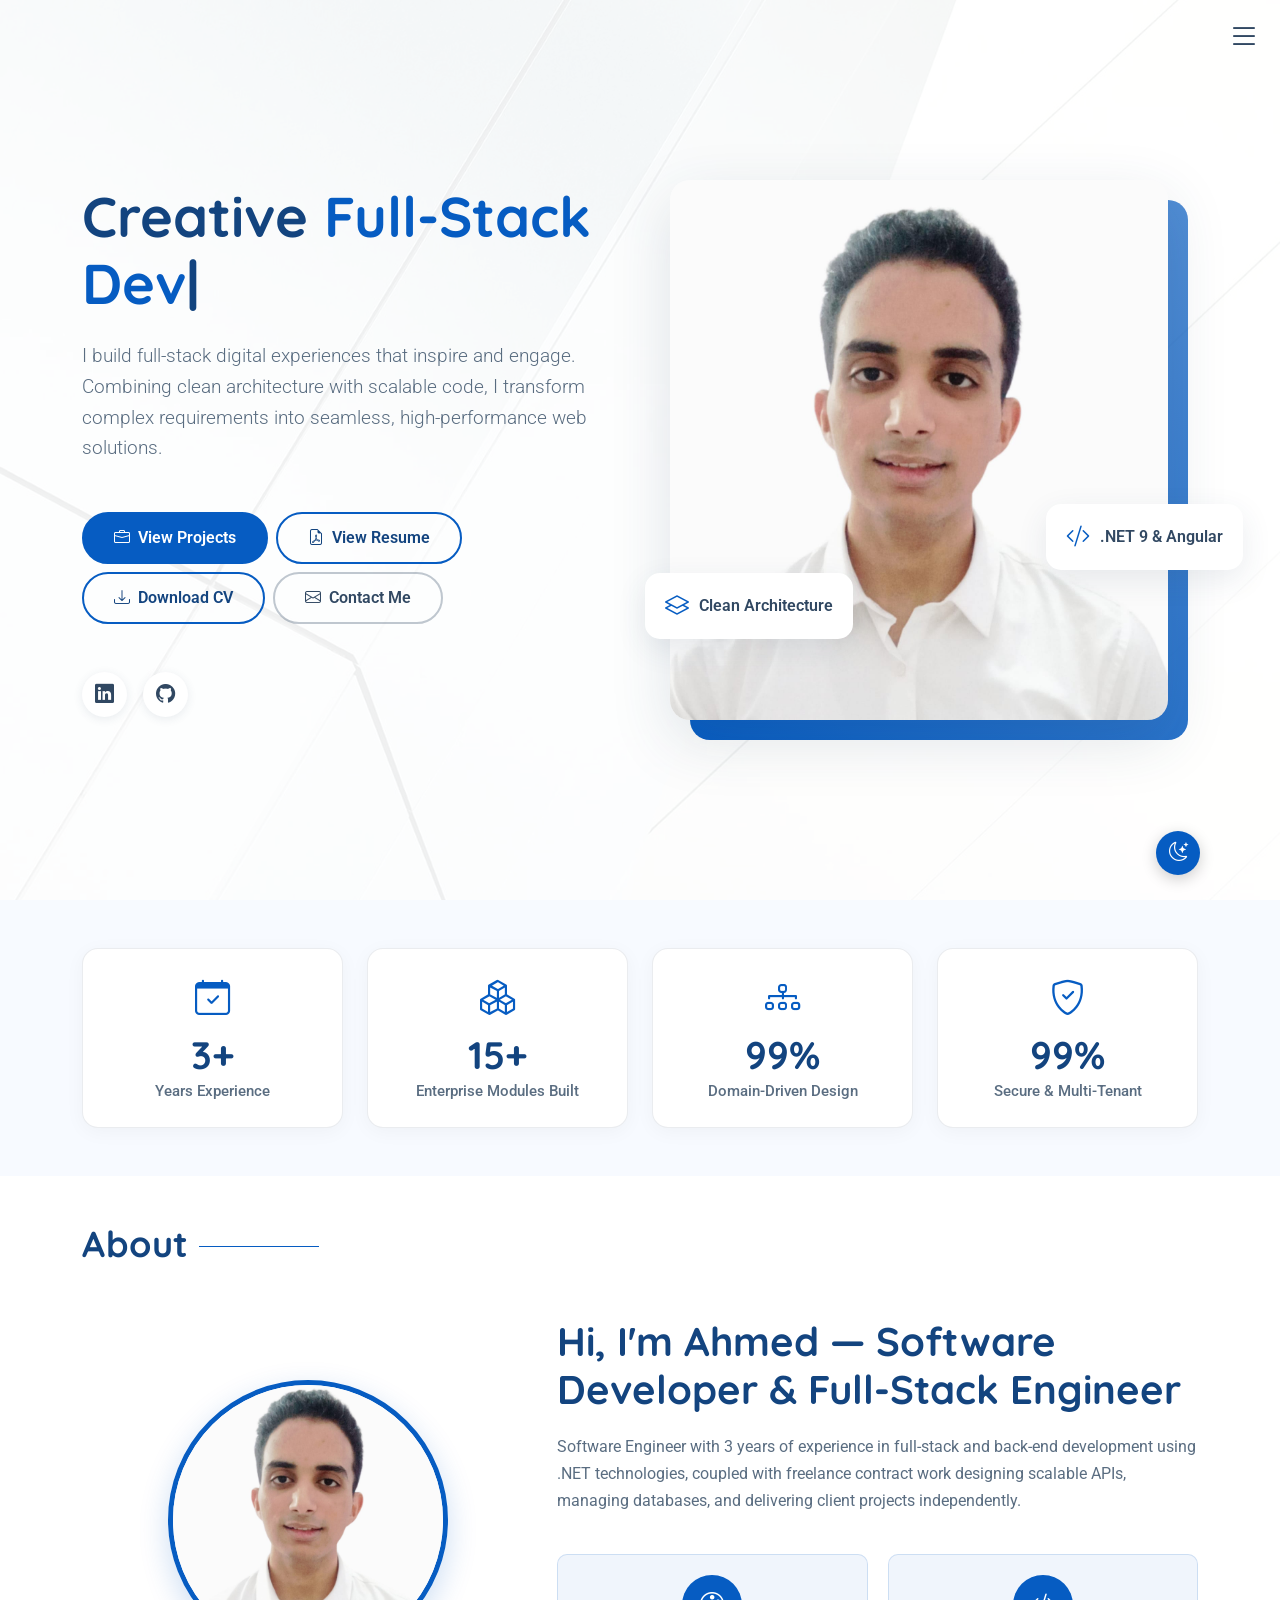
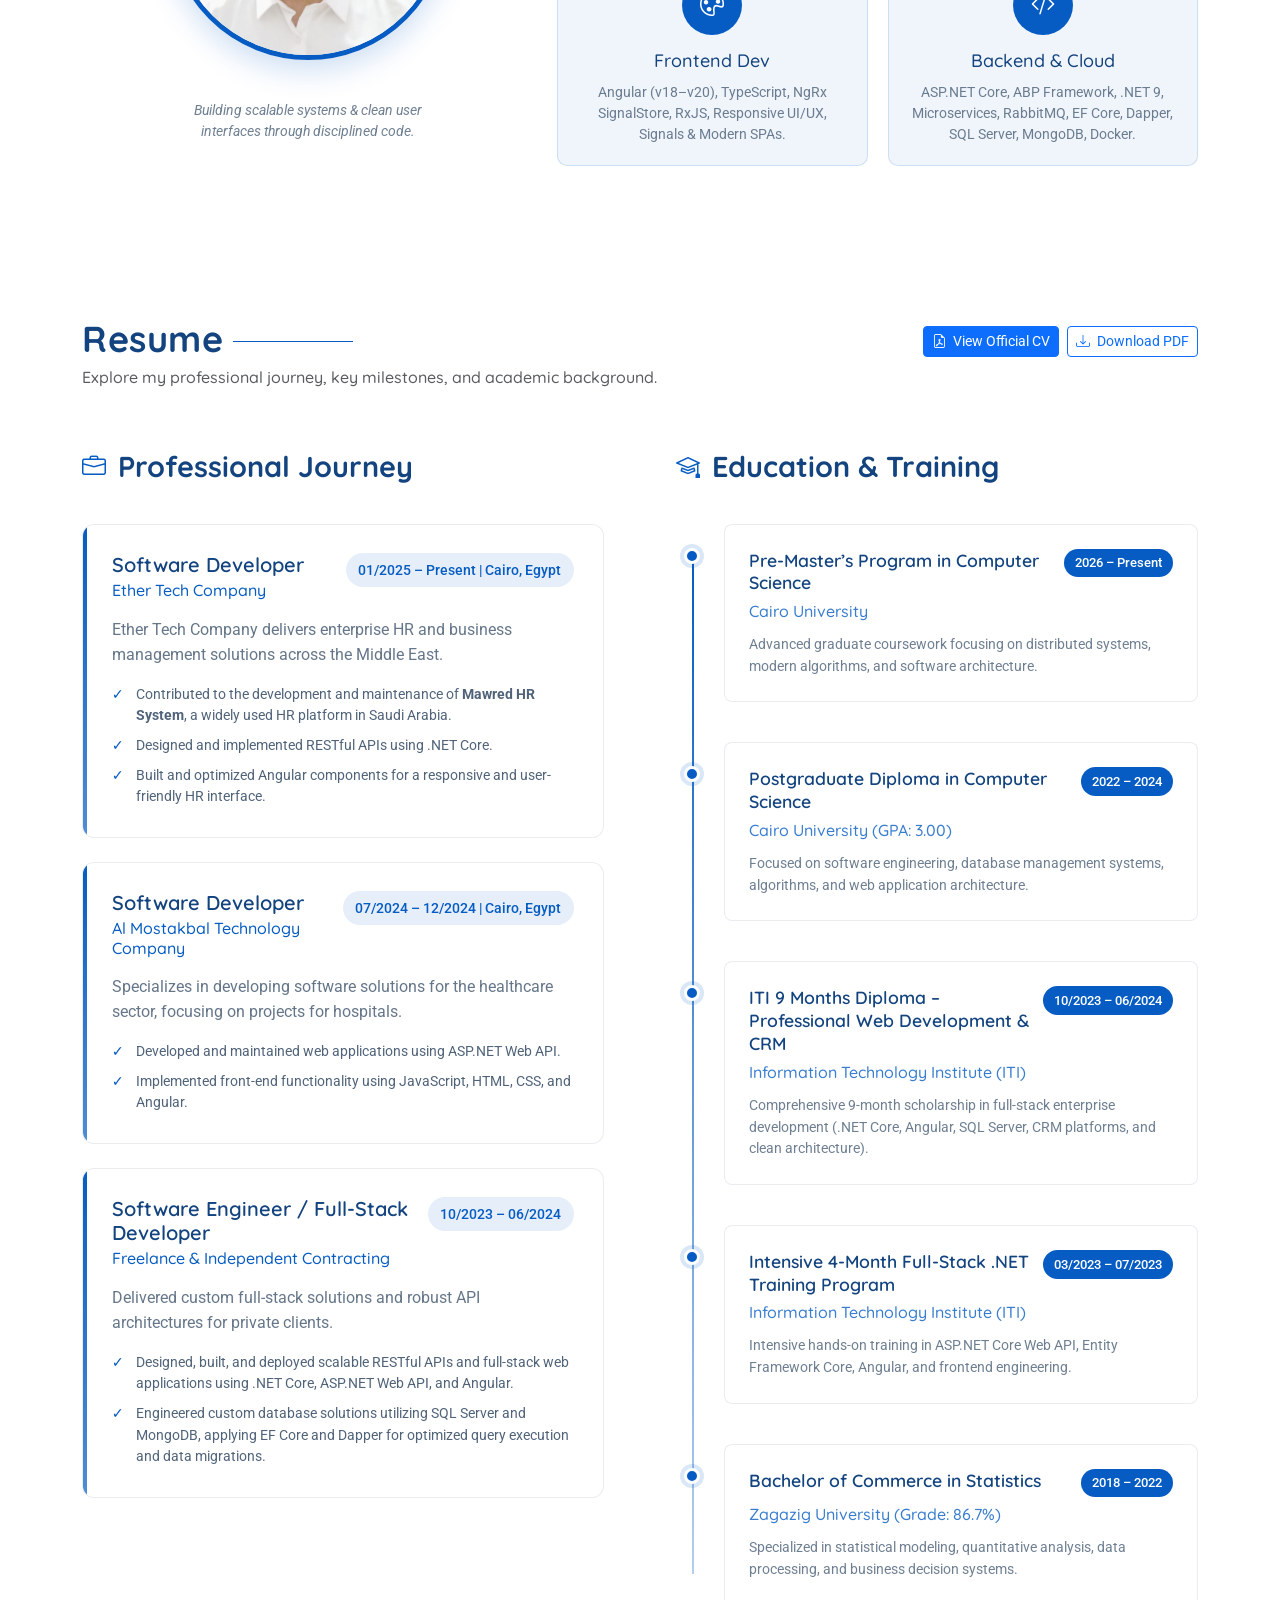
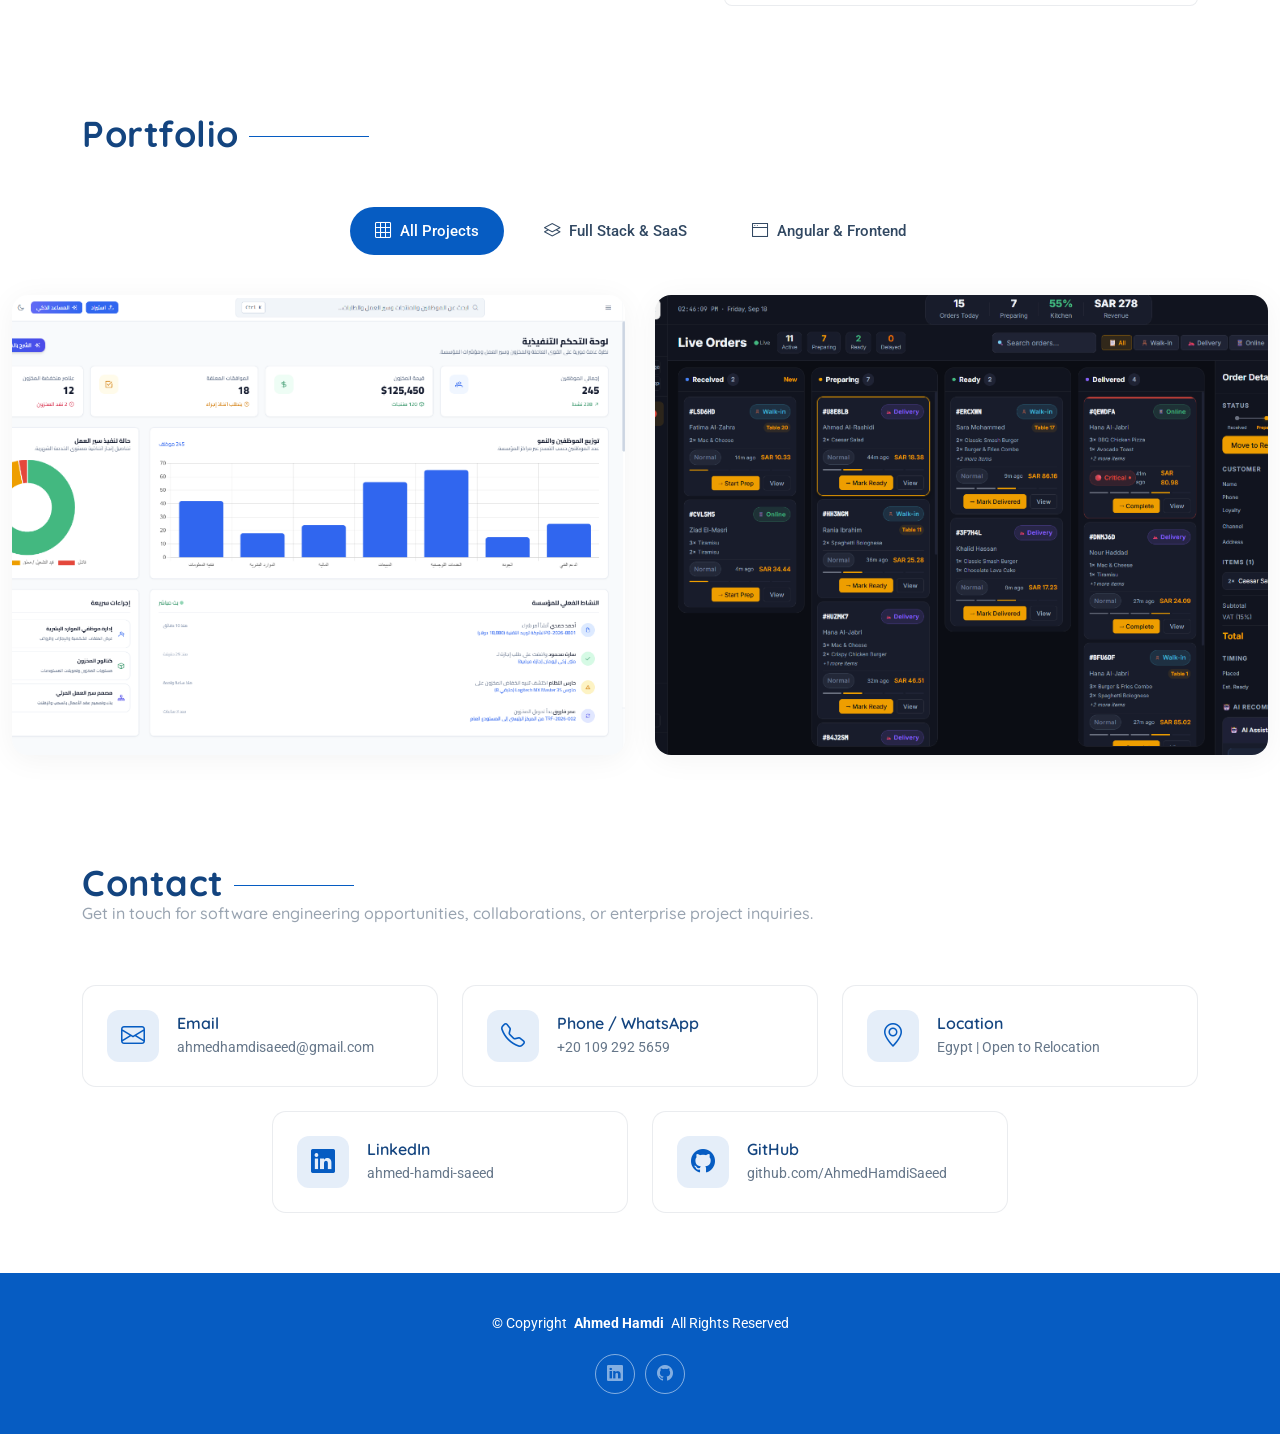
<file: index.html>
<!DOCTYPE html>
<html lang="en">

<head>
  <meta charset="utf-8">
  <meta content="width=device-width, initial-scale=1.0" name="viewport">
  <title>Ahmed Hamdi | Full-Stack Developer</title>
  <meta name="description" content="Ahmed Hamdi - Full-Stack Developer (.NET &amp; Angular) Portfolio showcasing enterprise web applications, ERP platforms, and POS systems.">
  <meta name="keywords" content="Ahmed Hamdi, Full-Stack Developer, .NET Core, Angular, Software Engineer, Portfolio">

  <!-- Favicons -->
  <link href="assets/img/profile/profile-square-1.webp" rel="icon" type="image/webp">
  <link href="assets/img/profile/profile-square-1.webp" rel="apple-touch-icon">

  <!-- Fonts -->
  <link href="https://fonts.googleapis.com" rel="preconnect">
  <link href="https://fonts.gstatic.com" rel="preconnect" crossorigin>
  <link href="https://fonts.googleapis.com/css2?family=Roboto:ital,wght@0,100;0,300;0,400;0,500;0,700;0,900;1,100;1,300;1,400;1,500;1,700;1,900&family=Open+Sans:ital,wght@0,300;0,400;0,500;0,600;0,700;0,800;1,300;1,400;1,500;1,600;1,700;1,800&family=Quicksand:wght@300;400;500;600;700&display=swap" rel="stylesheet">

  <!-- Vendor CSS Files -->
  <link href="assets/vendor/bootstrap/css/bootstrap.min.css" rel="stylesheet">
  <link href="assets/vendor/bootstrap-icons/bootstrap-icons.css" rel="stylesheet">
  <link href="assets/vendor/aos/aos.css" rel="stylesheet">
  <link href="assets/vendor/glightbox/css/glightbox.min.css" rel="stylesheet">
  <link href="assets/vendor/swiper/swiper-bundle.min.css" rel="stylesheet">

  <!-- Main CSS File -->
  <link href="assets/css/main.css" rel="stylesheet">

  <!-- =======================================================
  * Template Name: Style
  * Template URL: https://bootstrapmade.com/style-bootstrap-portfolio-template/
  * Updated: Jul 02 2025 with Bootstrap v5.3.7
  * Author: BootstrapMade.com
  * License: https://bootstrapmade.com/license/
  ======================================================== -->
</head>

<body class="index-page">

  <header id="header" class="header d-flex align-items-center fixed-top">
    <div class="container-fluid position-relative d-flex align-items-center justify-content-between">

      <a href="index.html" class="logo d-flex align-items-center">
        <!-- Uncomment the line below if you also wish to use an image logo -->
        <!-- <img src="assets/img/logo.webp" alt=""> -->
        <!-- Uncomment the line below if you also wish to use an text logo -->
        <!-- <h1 class="sitename">Style</h1>  -->
      </a>

      <nav id="navmenu" class="navmenu">

        <div class="profile-img">
          <img src="assets/img/profile/profile-square-1.webp" alt="" class="img-fluid rounded-circle">
        </div>

        <a href="index.html" class="logo d-flex align-items-center justify-content-center active">
          <!-- Uncomment the line below if you also wish to use an image logo -->
          <!-- <img src="assets/img/logo.webp" alt=""> -->
          <h1 class="sitename">Ahmed Hamdi</h1>
        </a>

        <div class="social-links text-center">
          <a href="https://www.linkedin.com/in/ahmed-hamdi-saeed/" class="linkedin"><i class="bi bi-linkedin"></i></a>
        </div>

        <ul>
          <li><a href="#hero">Home</a></li>
          <li><a href="#about">About</a></li>
          <li><a href="#resume">Resume</a></li>
          <li><a href="#portfolio">Portfolio</a></li>
          <li><a href="#contact">Contact</a></li>
        </ul>
        <i class="mobile-nav-toggle d-xl-none bi bi-list"></i>
      </nav>

    </div>
  </header>

  <main class="main">

    <!-- Hero Section -->
    <section id="hero" class="hero section">

      <div class="container">
        <div class="row g-0 align-items-center">

          <div class="col-lg-6 hero-content" data-aos="fade-right" data-aos-delay="100">
            <div class="content-wrapper">
              <h1 class="hero-title">Creative <span class="typed" data-typed-items="Full-Stack Developer,.NET Core Engineer,Angular Specialist,SaaS Architect"></span></h1>
              <p class="lead">I build full-stack digital experiences that inspire and engage. Combining clean architecture with scalable code, I transform complex requirements into seamless, high-performance web solutions.</p>

              <div class="hero-actions d-flex flex-wrap gap-2" data-aos="fade-up" data-aos-delay="300">
                <a href="#portfolio" class="btn btn-primary"><i class="bi bi-briefcase me-1"></i> View Projects</a>
                <a href="assets/docs/Ahmed_Hamdi_Resume.pdf" target="_blank" rel="noopener noreferrer" class="btn btn-outline" style="border: 2px solid var(--accent-color); color: var(--heading-color);"><i class="bi bi-file-earmark-pdf me-1"></i> View Resume</a>
                <a href="assets/docs/Ahmed_Hamdi_Resume.pdf" download="Ahmed_Hamdi_Resume.pdf" class="btn btn-outline" style="border: 2px solid var(--accent-color); color: var(--heading-color);"><i class="bi bi-download me-1"></i> Download CV</a>
                <a href="#contact" class="btn btn-outline"><i class="bi bi-envelope me-1"></i> Contact Me</a>
              </div>

              <div class="social-links mt-4" data-aos="fade-up" data-aos-delay="400">
                <a href="https://www.linkedin.com/in/ahmed-hamdi-saeed/" target="_blank" rel="noopener noreferrer"><i class="bi bi-linkedin"></i></a>
                <a href="https://github.com/AhmedHamdiSaeed" target="_blank" rel="noopener noreferrer"><i class="bi bi-github"></i></a>
              </div>
            </div>
          </div>

          <div class="col-lg-6 hero-image" data-aos="fade-left" data-aos-delay="200">
            <div class="image-container">
              <div class="floating-elements">
                <div class="floating-card card-2" data-aos="zoom-in" data-aos-delay="400">
                  <i class="bi bi-code-slash"></i>
                  <span>.NET 9 &amp; Angular</span>
                </div>
                <div class="floating-card card-3" data-aos="zoom-in" data-aos-delay="500">
                  <i class="bi bi-layers"></i>
                  <span>Clean Architecture</span>
                </div>
              </div>
              <img src="assets/img/profile/profile-square-1.webp" alt="Portfolio Hero" class="img-fluid hero-main-image">
              <div class="image-overlay"></div>
            </div>
          </div>

        </div>
      </div>

    </section><!-- /Hero Section -->

    <!-- Stats Section -->
    <section id="stats" class="stats section light-background py-5">
      <div class="container" data-aos="fade-up" data-aos-delay="100">
        <div class="row g-4 justify-content-center text-center">
          <div class="col-xl-3 col-lg-3 col-md-6 col-6">
            <div class="stats-card h-100">
              <div class="stats-icon"><i class="bi bi-calendar-check"></i></div>
              <div class="stats-number"><span data-purecounter-start="0" data-purecounter-end="3" data-purecounter-duration="1" class="purecounter"></span>+</div>
              <div class="stats-label">Years Experience</div>
            </div>
          </div>
          <div class="col-xl-3 col-lg-3 col-md-6 col-6">
            <div class="stats-card h-100">
              <div class="stats-icon"><i class="bi bi-boxes"></i></div>
              <div class="stats-number"><span data-purecounter-start="0" data-purecounter-end="15" data-purecounter-duration="1" class="purecounter"></span>+</div>
              <div class="stats-label">Enterprise Modules Built</div>
            </div>
          </div>
          <div class="col-xl-3 col-lg-3 col-md-6 col-6">
            <div class="stats-card h-100">
              <div class="stats-icon"><i class="bi bi-diagram-3"></i></div>
              <div class="stats-number"><span data-purecounter-start="0" data-purecounter-end="100" data-purecounter-duration="1" class="purecounter"></span>%</div>
              <div class="stats-label">Domain-Driven Design</div>
            </div>
          </div>
          <div class="col-xl-3 col-lg-3 col-md-6 col-6">
            <div class="stats-card h-100">
              <div class="stats-icon"><i class="bi bi-shield-check"></i></div>
              <div class="stats-number"><span data-purecounter-start="0" data-purecounter-end="100" data-purecounter-duration="1" class="purecounter"></span>%</div>
              <div class="stats-label">Secure &amp; Multi-Tenant</div>
            </div>
          </div>
        </div>
      </div>
    </section><!-- /Stats Section -->

    <!-- About Section -->
    <section id="about" class="about section">

      <!-- Section Title -->
      <div class="container section-title">
        <h2>About</h2>
      </div><!-- End Section Title -->

      <div class="container" data-aos="fade-up" data-aos-delay="100">

        <div class="row align-items-center">

          <div class="col-lg-5" data-aos="fade-right" data-aos-delay="200">
            <div class="profile-image-wrapper">
              <div class="profile-image">
                <img src="assets/img/profile/profile-square-1.webp" alt="Profile" class="img-fluid">
              </div>
              <div class="signature-section">
                <p class="quote">Building scalable systems &amp; clean user interfaces through disciplined code.</p>
              </div>
            </div>
          </div>

          <div class="col-lg-7" data-aos="fade-left" data-aos-delay="300">
            <div class="about-content">
              <div class="intro">
               <h2>Hi, I'm Ahmed — Software Developer &amp; Full-Stack Engineer</h2>
              <p>Software Engineer with 3 years of experience in full-stack and back-end development using .NET technologies, coupled with freelance contract work designing scalable APIs, managing databases, and delivering client projects independently.</p>
              </div>

              <div class="skills-grid">
                <div class="skill-item" data-aos="zoom-in" data-aos-delay="400">
                  <div class="skill-icon">
                    <i class="bi bi-palette"></i>
                  </div>
                  <h4>Frontend Dev</h4>
                  <p>Angular (v18–v20), TypeScript, NgRx SignalStore, RxJS, Responsive UI/UX, Signals &amp; Modern SPAs.</p>
                </div>
                <div class="skill-item" data-aos="zoom-in" data-aos-delay="450">
                  <div class="skill-icon">
                    <i class="bi bi-code-slash"></i>
                  </div>
                  <h4>Backend &amp; Cloud</h4>
                  <p>ASP.NET Core, ABP Framework, .NET 9, Microservices, RabbitMQ, EF Core, Dapper, SQL Server, MongoDB, Docker.</p>
                </div>
               
              </div>

            </div>
          </div>

        </div>

      </div>

    </section><!-- /About Section -->

    <!-- Resume Section -->
    <section id="resume" class="resume section">

      <!-- Section Title -->
      <div class="container section-title" data-aos="fade-up">
        <div class="d-flex align-items-center justify-content-between flex-wrap gap-2">
          <h2 class="mb-0">Resume</h2>
          <div class="d-flex gap-2">
            <a href="assets/docs/Ahmed_Hamdi_Resume.pdf" target="_blank" rel="noopener noreferrer" class="btn btn-sm btn-primary">
              <i class="bi bi-file-earmark-pdf me-1"></i> View Official CV
            </a>
            <a href="assets/docs/Ahmed_Hamdi_Resume.pdf" download="Ahmed_Hamdi_Resume.pdf" class="btn btn-sm btn-outline-primary">
              <i class="bi bi-download me-1"></i> Download PDF
            </a>
          </div>
        </div>
        <p class="mt-2 text-muted">Explore my professional journey, key milestones, and academic background.</p>
      </div><!-- End Section Title -->

      <div class="container" data-aos="fade-up" data-aos-delay="100">

        <div class="row">
          <div class="col-lg-6" data-aos="fade-right" data-aos-delay="200">
            <div class="experience-section">
              <div class="section-header">
                <h2><i class="bi bi-briefcase"></i> Professional Journey</h2>
                <p class="section-subtitle"></p>
              </div>

              <div class="experience-cards">
                <div class="experience-card" data-aos="zoom-in" data-aos-delay="300">
                  <div class="card-header">
                    <div class="role-info">
                      <h3>Software Developer</h3>
                      <h4>Ether Tech Company</h4>
                    </div>
                    <span class="duration">01/2025 – Present | Cairo, Egypt</span>
                  </div>
                  <div class="card-body">
                    <p>Ether Tech Company delivers enterprise HR and business management solutions across the Middle East.</p>
                    <ul class="achievements">
                      <li>Contributed to the development and maintenance of <strong>Mawred HR System</strong>, a widely used HR platform in Saudi Arabia.</li>
                      <li>Designed and implemented RESTful APIs using .NET Core.</li>
                      <li>Built and optimized Angular components for a responsive and user-friendly HR interface.</li>
                    </ul>
                  </div>
                </div>

                <div class="experience-card" data-aos="zoom-in" data-aos-delay="400">
                  <div class="card-header">
                    <div class="role-info">
                      <h3>Software Developer</h3>
                      <h4>Al Mostakbal Technology Company</h4>
                    </div>
                    <span class="duration">07/2024 – 12/2024 | Cairo, Egypt</span>
                  </div>
                  <div class="card-body">
                    <p>Specializes in developing software solutions for the healthcare sector, focusing on projects for hospitals.</p>
                    <ul class="achievements">
                      <li>Developed and maintained web applications using ASP.NET Web API.</li>
                      <li>Implemented front-end functionality using JavaScript, HTML, CSS, and Angular.</li>
                    </ul>
                  </div>
                </div>

                <div class="experience-card" data-aos="zoom-in" data-aos-delay="500">
                  <div class="card-header">
                    <div class="role-info">
                      <h3>Software Engineer / Full-Stack Developer</h3>
                      <h4>Freelance &amp; Independent Contracting</h4>
                    </div>
                    <span class="duration">10/2023 – 06/2024</span>
                  </div>
                  <div class="card-body">
                    <p>Delivered custom full-stack solutions and robust API architectures for private clients.</p>
                    <ul class="achievements">
                      <li>Designed, built, and deployed scalable RESTful APIs and full-stack web applications using .NET Core, ASP.NET Web API, and Angular.</li>
                      <li>Engineered custom database solutions utilizing SQL Server and MongoDB, applying EF Core and Dapper for optimized query execution and data migrations.</li>
                    </ul>
                  </div>
                </div>
              </div>
            </div>
          </div>

          <div class="col-lg-6" data-aos="fade-left" data-aos-delay="200">
            <div class="education-section">
              <div class="section-header">
                <h2><i class="bi bi-mortarboard"></i> Education &amp; Training</h2>
              </div>

              <div class="education-timeline">
                <div class="timeline-track"></div>

                <div class="education-item" data-aos="slide-up" data-aos-delay="250">
                  <div class="timeline-marker"></div>
                  <div class="education-content">
                    <div class="degree-header">
                      <h3>Pre-Master’s Program in Computer Science</h3>
                      <span class="year">2026 – Present</span>
                    </div>
                    <h4 class="institution">Cairo University</h4>
                    <p>Advanced graduate coursework focusing on distributed systems, modern algorithms, and software architecture.</p>
                  </div>
                </div>

                <div class="education-item" data-aos="slide-up" data-aos-delay="300">
                  <div class="timeline-marker"></div>
                  <div class="education-content">
                    <div class="degree-header">
                      <h3>Postgraduate Diploma in Computer Science</h3>
                      <span class="year">2022 – 2024</span>
                    </div>
                    <h4 class="institution">Cairo University (GPA: 3.00)</h4>
                    <p>Focused on software engineering, database management systems, algorithms, and web application architecture.</p>
                  </div>
                </div>

                <div class="education-item" data-aos="slide-up" data-aos-delay="350">
                  <div class="timeline-marker"></div>
                  <div class="education-content">
                    <div class="degree-header">
                      <h3>ITI 9 Months Diploma – Professional Web Development &amp; CRM</h3>
                      <span class="year">10/2023 – 06/2024</span>
                    </div>
                    <h4 class="institution">Information Technology Institute (ITI)</h4>
                    <p>Comprehensive 9-month scholarship in full-stack enterprise development (.NET Core, Angular, SQL Server, CRM platforms, and clean architecture).</p>
                  </div>
                </div>

                <div class="education-item" data-aos="slide-up" data-aos-delay="400">
                  <div class="timeline-marker"></div>
                  <div class="education-content">
                    <div class="degree-header">
                      <h3>Intensive 4-Month Full-Stack .NET Training Program</h3>
                      <span class="year">03/2023 – 07/2023</span>
                    </div>
                    <h4 class="institution">Information Technology Institute (ITI)</h4>
                    <p>Intensive hands-on training in ASP.NET Core Web API, Entity Framework Core, Angular, and frontend engineering.</p>
                  </div>
                </div>

                <div class="education-item" data-aos="slide-up" data-aos-delay="450">
                  <div class="timeline-marker"></div>
                  <div class="education-content">
                    <div class="degree-header">
                      <h3>Bachelor of Commerce in Statistics</h3>
                      <span class="year">2018 – 2022</span>
                    </div>
                    <h4 class="institution">Zagazig University (Grade: 86.7%)</h4>
                    <p>Specialized in statistical modeling, quantitative analysis, data processing, and business decision systems.</p>
                  </div>
                </div>    
              </div>
            </div>
          </div>
        </div>

      </div>

    </section><!-- /Resume Section -->
    <!-- Portfolio Section -->
    <section id="portfolio" class="portfolio section">

      <!-- Section Title -->
      <div class="container section-title">
        <h2>Portfolio</h2>
      </div><!-- End Section Title -->

      <div class="container-fluid" data-aos="fade-up" data-aos-delay="100">

        <div class="isotope-layout" data-default-filter="*" data-layout="masonry" data-sort="original-order">

          <ul class="portfolio-filters isotope-filters" data-aos="fade-up" data-aos-delay="200">
            <li data-filter="*" class="filter-active">
              <i class="bi bi-grid-3x3"></i> All Projects</li>
            <li data-filter=".filter-fullstack">
              <i class="bi bi-layers"></i> Full Stack &amp; SaaS</li>
            <li data-filter=".filter-frontend">
              <i class="bi bi-window-fullscreen"></i> Angular &amp; Frontend</li>
          </ul>

          <div class="row g-4 isotope-container" data-aos="fade-up" data-aos-delay="300">

            <!-- Project 1: Enterprise SaaS ERP Platform -->
            <div class="col-xl-6 col-lg-6 col-md-12 portfolio-item isotope-item filter-fullstack">
              <article class="portfolio-entry" onclick="window.location.href='erp-platform-details.html';" style="cursor: pointer;">
                <figure class="entry-image">
                  <a href="erp-platform-details.html" class="d-block w-100 h-100">
                    <img src="assets/img/portfolio/erp-dashboard.png" class="img-fluid" alt="Enterprise SaaS ERP Platform" loading="lazy">
                  </a>
                  <a href="erp-platform-details.html" class="portfolio-full-click" style="position: absolute; inset: 0; z-index: 2;" aria-label="View ERP Platform Details"></a>
                  <div class="entry-overlay">
                    <div class="overlay-content" style="position: relative; z-index: 3;">
                      <div class="entry-meta">Full Stack • ABP Framework &amp; .NET 9 &amp; Angular 20 <span class="live-pulse-badge"><span class="pulse-dot"></span> Live Production</span></div>
                      <h3 class="entry-title"><a href="erp-platform-details.html" class="text-white text-decoration-none">Enterprise SaaS ERP Platform</a></h3>
                      <p class="text-light small mb-3 opacity-75">Modular multi-tenant ERP platform featuring HR, CRM, and Inventory workflows, OpenIddict authentication, automated database migrations, and Docker containerization.</p>
                      <div class="entry-links" onclick="event.stopPropagation();">
                        <a href="erp-platform-details.html" title="View Full Project Details">
                          <i class="bi bi-arrow-right"></i>
                        </a>
                        <a href="https://erpplatform-gamma.vercel.app" target="_blank" rel="noopener noreferrer" title="Live Frontend (Vercel)">
                          <i class="bi bi-box-arrow-up-right"></i>
                        </a>
                        <a href="https://github.com/AhmedHamdiSaeed/ERPPlatform" target="_blank" rel="noopener noreferrer" title="GitHub Repository">
                          <i class="bi bi-github"></i>
                        </a>
                        <a href="https://erpplatform.runasp.net/swagger" target="_blank" rel="noopener noreferrer" title="Live Backend API (Swagger)">
                          <i class="bi bi-hdd-network"></i>
                        </a>
                      </div>
                    </div>
                  </div>
                </figure>
              </article>
            </div><!-- End Portfolio Item -->

            <!-- Project 2: Sahm Smart Restaurant POS -->
            <div class="col-xl-6 col-lg-6 col-md-12 portfolio-item isotope-item filter-frontend">
              <article class="portfolio-entry" onclick="window.location.href='smart-restaurant-pos-details.html';" style="cursor: pointer;">
                <figure class="entry-image">
                  <a href="smart-restaurant-pos-details.html" class="d-block w-100 h-100">
                    <img src="assets/img/portfolio/pos-orders.png" class="img-fluid" alt="Sahm Smart Restaurant POS" loading="lazy">
                  </a>
                  <a href="smart-restaurant-pos-details.html" class="portfolio-full-click" style="position: absolute; inset: 0; z-index: 2;" aria-label="View POS Details"></a>
                  <div class="entry-overlay">
                    <div class="overlay-content" style="position: relative; z-index: 3;">
                      <div class="entry-meta">Frontend Architecture • Angular 18 &amp; NgRx SignalStore <span class="live-pulse-badge"><span class="pulse-dot"></span> Live Demo</span></div>
                      <h3 class="entry-title"><a href="smart-restaurant-pos-details.html" class="text-white text-decoration-none">Sahm Smart Restaurant POS</a></h3>
                      <p class="text-light small mb-3 opacity-75">Advanced POS &amp; Kitchen Display System (KDS) dashboard with real-time Kanban order board, AI-driven recommendation streaming, and offline transaction synchronization.</p>
                      <div class="entry-links" onclick="event.stopPropagation();">
                        <a href="smart-restaurant-pos-details.html" title="View Full Project Details">
                          <i class="bi bi-arrow-right"></i>
                        </a>
                        <a href="https://smart-restaurant-pos-front-end.vercel.app/" target="_blank" rel="noopener noreferrer" title="Live Demo (Vercel)">
                          <i class="bi bi-box-arrow-up-right"></i>
                        </a>
                        <a href="https://github.com/AhmedHamdiSaeed/SmartRestaurantPOS" target="_blank" rel="noopener noreferrer" title="GitHub Repository">
                          <i class="bi bi-github"></i>
                        </a>
                      </div>
                    </div>
                  </div>
                </figure>
              </article>
            </div><!-- End Portfolio Item -->

          </div><!-- End Portfolio Container -->

        </div>

      </div>

    </section><!-- /Portfolio Section -->

    <!-- Contact Section -->
    <section id="contact" class="contact section">

      <!-- Section Title -->
      <div class="container section-title" data-aos="fade-up">
        <h2>Contact</h2>
        <p>Get in touch for software engineering opportunities, collaborations, or enterprise project inquiries.</p>
      </div><!-- End Section Title -->

      <div class="container" data-aos="fade-up" data-aos-delay="100">

        <div class="row gy-4 justify-content-center">

          <div class="col-lg-4 col-md-6" data-aos="fade-up" data-aos-delay="100">
            <div class="info-card">
              <div class="icon-box">
                <i class="bi bi-envelope"></i>
              </div>
              <div>
                <h4>Email</h4>
                <p><a href="mailto:ahmedhamdisaeed@gmail.com">ahmedhamdisaeed@gmail.com</a></p>
              </div>
            </div>
          </div>

          <div class="col-lg-4 col-md-6" data-aos="fade-up" data-aos-delay="150">
            <div class="info-card">
              <div class="icon-box">
                <i class="bi bi-telephone"></i>
              </div>
              <div>
                <h4>Phone / WhatsApp</h4>
                <p><a href="tel:00201092925659">+20 109 292 5659</a></p>
              </div>
            </div>
          </div>

          <div class="col-lg-4 col-md-6" data-aos="fade-up" data-aos-delay="200">
            <div class="info-card">
              <div class="icon-box">
                <i class="bi bi-geo-alt"></i>
              </div>
              <div>
                <h4>Location</h4>
                <p>Egypt | Open to Relocation</p>
              </div>
            </div>
          </div>

          <div class="col-lg-4 col-md-6" data-aos="fade-up" data-aos-delay="250">
            <div class="info-card">
              <div class="icon-box">
                <i class="bi bi-linkedin"></i>
              </div>
              <div>
                <h4>LinkedIn</h4>
                <p><a href="https://www.linkedin.com/in/ahmed-hamdi-saeed/" target="_blank" rel="noopener noreferrer">ahmed-hamdi-saeed</a></p>
              </div>
            </div>
          </div>

          <div class="col-lg-4 col-md-6" data-aos="fade-up" data-aos-delay="300">
            <div class="info-card">
              <div class="icon-box">
                <i class="bi bi-github"></i>
              </div>
              <div>
                <h4>GitHub</h4>
                <p><a href="https://github.com/AhmedHamdiSaeed" target="_blank" rel="noopener noreferrer">github.com/AhmedHamdiSaeed</a></p>
              </div>
            </div>
          </div>

        </div>

      </div>

    </section><!-- /Contact Section -->

  </main>

  <footer id="footer" class="footer dark-background">
    <div class="container">
      <div class="copyright text-center">
        <p>© <span>Copyright</span> <strong class="px-1 sitename">Ahmed Hamdi</strong> <span>All Rights Reserved</span></p>
      </div>
      <div class="social-links d-flex justify-content-center">
        <a href="https://www.linkedin.com/in/ahmed-hamdi-saeed/" target="_blank" rel="noopener noreferrer"><i class="bi bi-linkedin"></i></a>
        <a href="https://github.com/AhmedHamdiSaeed" target="_blank" rel="noopener noreferrer"><i class="bi bi-github"></i></a>
      </div>
    </div>
  </footer>

  <!-- Floating Dark / Light Theme Toggle Button -->
  <button id="theme-toggle" class="theme-toggle-btn" title="Toggle Dark/Light Mode" aria-label="Toggle Theme">
    <i class="bi bi-moon-stars"></i>
  </button>

  <!-- Scroll Top -->
  <a href="#" id="scroll-top" class="scroll-top d-flex align-items-center justify-content-center"><i class="bi bi-arrow-up-short"></i></a>

  <!-- Vendor JS Files -->
  <script src="assets/vendor/bootstrap/js/bootstrap.bundle.min.js"></script>
  <script src="assets/vendor/php-email-form/validate.js"></script>
  <script src="assets/vendor/aos/aos.js"></script>
  <script src="assets/vendor/purecounter/purecounter_vanilla.js"></script>
  <script src="assets/vendor/typed.js/typed.umd.js"></script>
  <script src="assets/vendor/waypoints/noframework.waypoints.js"></script>
  <script src="assets/vendor/glightbox/js/glightbox.min.js"></script>
  <script src="assets/vendor/imagesloaded/imagesloaded.pkgd.min.js"></script>
  <script src="assets/vendor/isotope-layout/isotope.pkgd.min.js"></script>
  <script src="assets/vendor/swiper/swiper-bundle.min.js"></script>

  <!-- Main JS File -->
  <script src="assets/js/main.js"></script>

</body>

</html>
</file>
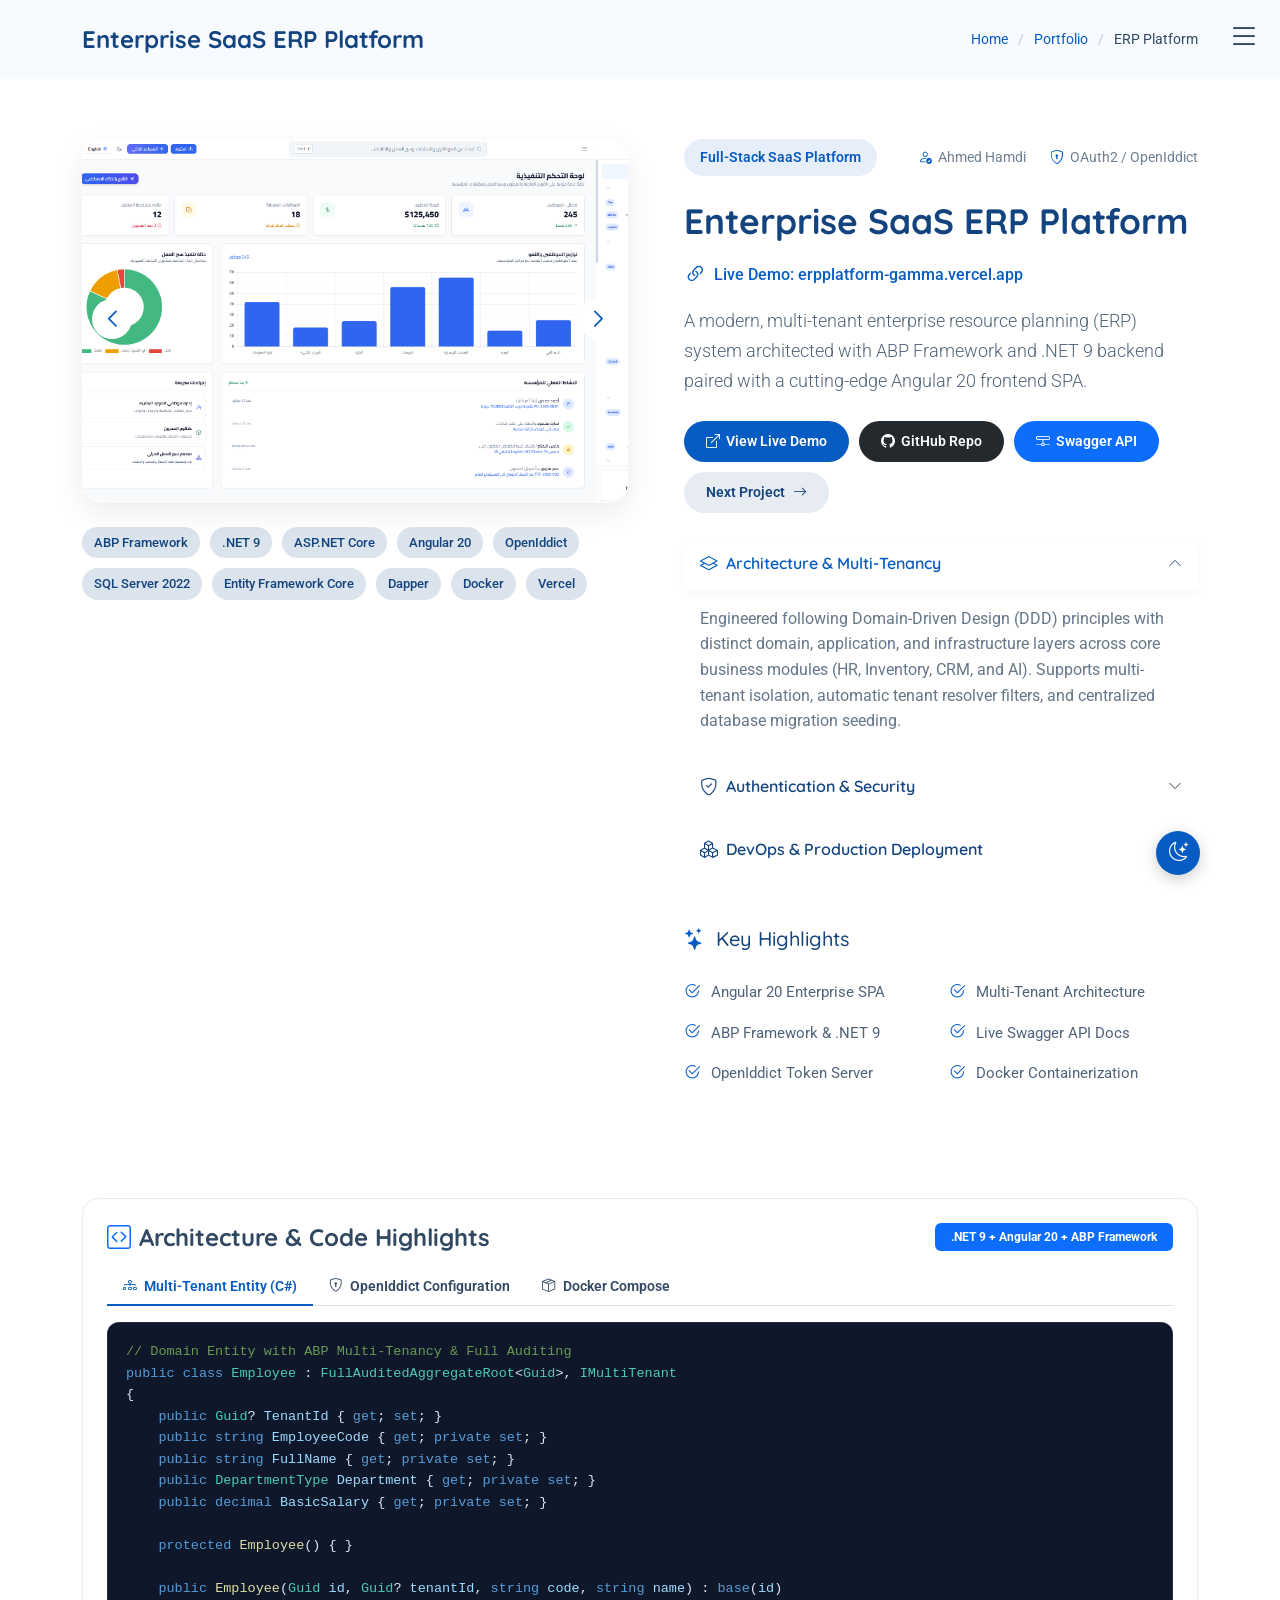
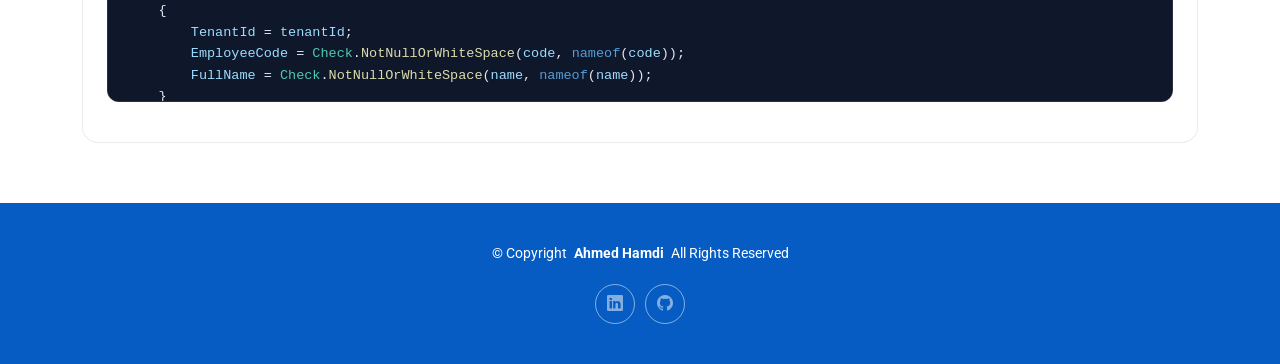
<file: erp-platform-details.html>
<!DOCTYPE html>
<html lang="en">

<head>
  <meta charset="utf-8">
  <meta content="width=device-width, initial-scale=1.0" name="viewport">
  <title>Enterprise SaaS ERP Platform - Ahmed Hamdi Portfolio</title>
  <meta name="description" content="Enterprise SaaS ERP Platform built with ABP Framework, .NET 9, Angular 20, and OpenIddict by Ahmed Hamdi.">
  <meta name="keywords" content="ERP, ABP Framework, .NET 9, Angular 20, OpenIddict, SaaS, Full Stack Developer, Ahmed Hamdi">

  <!-- Favicons -->
  <link href="assets/img/profile/profile-square-1.webp" rel="icon" type="image/webp">
  <link href="assets/img/profile/profile-square-1.webp" rel="apple-touch-icon">

  <!-- Fonts -->
  <link href="https://fonts.googleapis.com" rel="preconnect">
  <link href="https://fonts.gstatic.com" rel="preconnect" crossorigin>
  <link href="https://fonts.googleapis.com/css2?family=Roboto:ital,wght@0,100;0,300;0,400;0,500;0,700;0,900;1,100;1,300;1,400;1,500;1,700;1,900&family=Open+Sans:ital,wght@0,300;0,400;0,500;0,600;0,700;0,800;1,300;1,400;1,500;1,600;1,700;1,800&family=Quicksand:wght@300;400;500;600;700&display=swap" rel="stylesheet">

  <!-- Vendor CSS Files -->
  <link href="assets/vendor/bootstrap/css/bootstrap.min.css" rel="stylesheet">
  <link href="assets/vendor/bootstrap-icons/bootstrap-icons.css" rel="stylesheet">
  <link href="assets/vendor/aos/aos.css" rel="stylesheet">
  <link href="assets/vendor/glightbox/css/glightbox.min.css" rel="stylesheet">
  <link href="assets/vendor/swiper/swiper-bundle.min.css" rel="stylesheet">

  <!-- Main CSS File -->
  <link href="assets/css/main.css" rel="stylesheet">
</head>

<body class="portfolio-details-page">

  <header id="header" class="header d-flex align-items-center fixed-top">
    <div class="container-fluid position-relative d-flex align-items-center justify-content-between">

      <a href="index.html" class="logo d-flex align-items-center"></a>

      <nav id="navmenu" class="navmenu">
        <div class="profile-img">
          <img src="assets/img/profile/profile-square-1.webp" alt="Ahmed Hamdi" class="img-fluid rounded-circle">
        </div>

        <a href="index.html" class="logo d-flex align-items-center justify-content-center">
          <h1 class="sitename">Ahmed Hamdi</h1>
        </a>

        <div class="social-links text-center">
          <a href="https://www.linkedin.com/in/ahmed-hamdi-saeed/" class="linkedin"><i class="bi bi-linkedin"></i></a>
        </div>

        <ul>
          <li><a href="index.html#hero">Home</a></li>
          <li><a href="index.html#about">About</a></li>
          <li><a href="index.html#resume">Resume</a></li>
          <li><a href="index.html#portfolio" class="active">Portfolio</a></li>
        </ul>
        <i class="mobile-nav-toggle d-xl-none bi bi-list"></i>
      </nav>

    </div>
  </header>

  <main class="main">

    <!-- Page Title -->
    <div class="page-title light-background">
      <div class="container d-lg-flex justify-content-between align-items-center">
        <h1 class="mb-2 mb-lg-0">Enterprise SaaS ERP Platform</h1>
        <nav class="breadcrumbs">
          <ol>
            <li><a href="index.html">Home</a></li>
            <li><a href="index.html#portfolio">Portfolio</a></li>
            <li class="current">ERP Platform</li>
          </ol>
        </nav>
      </div>
    </div><!-- End Page Title -->

    <!-- Portfolio Details Section -->
    <section id="portfolio-details" class="portfolio-details section">

      <div class="container" data-aos="fade-up" data-aos-delay="100">

        <div class="row gy-4">
          <div class="col-lg-6" data-aos="fade-right">
            <div class="portfolio-details-media">
              <div class="main-image">
                <div class="portfolio-details-slider swiper init-swiper" data-aos="zoom-in">
                  <script type="application/json" class="swiper-config">
                    {
                      "loop": true,
                      "speed": 1000,
                      "autoplay": {
                        "delay": 6000
                      },
                      "effect": "creative",
                      "creativeEffect": {
                        "prev": {
                          "shadow": true,
                          "translate": [0, 0, -400]
                        },
                        "next": {
                          "translate": ["100%", 0, 0]
                        }
                      },
                      "slidesPerView": 1,
                      "navigation": {
                        "nextEl": ".swiper-button-next",
                        "prevEl": ".swiper-button-prev"
                      }
                    }
                  </script>
                  <div class="swiper-wrapper">
                    <div class="swiper-slide">
                      <img src="assets/img/portfolio/erp-dashboard.png" alt="Executive Management &amp; HR Dashboard" class="img-fluid">
                    </div>
                    <div class="swiper-slide">
                      <img src="assets/img/portfolio/erp-crm.png" alt="CRM &amp; Sales Pipeline Management" class="img-fluid">
                    </div>
                    <div class="swiper-slide">
                      <img src="assets/img/portfolio/erp-finance.png" alt="General Ledger &amp; Financial Accounting" class="img-fluid">
                    </div>
                  </div>
                  <div class="swiper-button-prev"></div>
                  <div class="swiper-button-next"></div>
                </div>
              </div>

              <div class="tech-stack-badges mt-4" data-aos="fade-up" data-aos-delay="300">
                <span>ABP Framework</span>
                <span>.NET 9</span>
                <span>ASP.NET Core</span>
                <span>Angular 20</span>
                <span>OpenIddict</span>
                <span>SQL Server 2022</span>
                <span>Entity Framework Core</span>
                <span>Dapper</span>
                <span>Docker</span>
                <span>Vercel</span>
              </div>
            </div>
          </div>

          <div class="col-lg-6" data-aos="fade-left">
            <div class="portfolio-details-content">
              <div class="project-meta">
                <div class="badge-wrapper">
                  <span class="project-badge">Full-Stack SaaS Platform</span>
                </div>
                <div class="date-client">
                  <div class="meta-item">
                    <i class="bi bi-person-check"></i>
                    <span>Ahmed Hamdi</span>
                  </div>
                  <div class="meta-item">
                    <i class="bi bi-shield-lock"></i>
                    <span>OAuth2 / OpenIddict</span>
                  </div>
                </div>
              </div>

              <h2 class="project-title">Enterprise SaaS ERP Platform</h2>

              <div class="project-website mb-3">
                <i class="bi bi-link-45deg"></i>
                <a href="https://erpplatform-gamma.vercel.app" target="_blank" rel="noopener noreferrer">Live Demo: erpplatform-gamma.vercel.app</a>
              </div>

              <div class="project-overview">
                <p class="lead">
                  A modern, multi-tenant enterprise resource planning (ERP) system architected with ABP Framework and .NET 9 backend paired with a cutting-edge Angular 20 frontend SPA.
                </p>

                <!-- Action Buttons (Immediately Visible Above the Fold) -->
                <div class="cta-buttons mb-4" data-aos="fade-up" data-aos-delay="150" style="display: flex; flex-wrap: wrap; gap: 10px;">
                  <a href="https://erpplatform-gamma.vercel.app" target="_blank" rel="noopener noreferrer" class="btn-view-project" style="padding: 10px 22px; font-size: 14px; font-weight: 600; display: inline-flex; align-items: center; gap: 6px;">
                    <i class="bi bi-box-arrow-up-right"></i> View Live Demo
                  </a>
                  <a href="https://github.com/AhmedHamdiSaeed/ERPPlatform" target="_blank" rel="noopener noreferrer" class="btn-view-project" style="background: #24292e; padding: 10px 22px; font-size: 14px; font-weight: 600; display: inline-flex; align-items: center; gap: 6px;">
                    <i class="bi bi-github"></i> GitHub Repo
                  </a>
                  <a href="https://erpplatform.runasp.net/swagger" target="_blank" rel="noopener noreferrer" class="btn-view-project" style="background: #0d6efd; padding: 10px 22px; font-size: 14px; font-weight: 600; display: inline-flex; align-items: center; gap: 6px;">
                    <i class="bi bi-hdd-network"></i> Swagger API
                  </a>
                  <a href="smart-restaurant-pos-details.html" class="btn-next-project" style="padding: 10px 22px; font-size: 14px; font-weight: 600;">
                    Next Project <i class="bi bi-arrow-right"></i>
                  </a>
                </div>

                <div class="accordion project-accordion" id="portfolio-details-projectAccordion">
                  <div class="accordion-item" data-aos="fade-up">
                    <h2 class="accordion-header">
                      <button class="accordion-button" type="button" data-bs-toggle="collapse" data-bs-target="#portfolio-details-collapse-1" aria-expanded="true">
                        <i class="bi bi-layers me-2"></i> Architecture &amp; Multi-Tenancy
                      </button>
                    </h2>
                    <div id="portfolio-details-collapse-1" class="accordion-collapse collapse show" data-bs-parent="#portfolio-details-projectAccordion">
                      <div class="accordion-body">
                        <p>Engineered following Domain-Driven Design (DDD) principles with distinct domain, application, and infrastructure layers across core business modules (HR, Inventory, CRM, and AI). Supports multi-tenant isolation, automatic tenant resolver filters, and centralized database migration seeding.</p>
                      </div>
                    </div>
                  </div>

                  <div class="accordion-item" data-aos="fade-up" data-aos-delay="100">
                    <h2 class="accordion-header">
                      <button class="accordion-button collapsed" type="button" data-bs-toggle="collapse" data-bs-target="#portfolio-details-collapse-2" aria-expanded="false">
                        <i class="bi bi-shield-check me-2"></i> Authentication &amp; Security
                      </button>
                    </h2>
                    <div id="portfolio-details-collapse-2" class="accordion-collapse collapse" data-bs-parent="#portfolio-details-projectAccordion">
                      <div class="accordion-body">
                        <p>Powered by OpenIddict with support for JWT bearer tokens and standard OAuth2 / OpenID Connect protocols. Features granular permission trees, role-based authorization (RBAC), and flexible multi-format logins (Email, Username, or Mobile Phone number).</p>
                      </div>
                    </div>
                  </div>

                  <div class="accordion-item" data-aos="fade-up" data-aos-delay="200">
                    <h2 class="accordion-header">
                      <button class="accordion-button collapsed" type="button" data-bs-toggle="collapse" data-bs-target="#portfolio-details-collapse-3" aria-expanded="false">
                        <i class="bi bi-boxes me-2"></i> DevOps &amp; Production Deployment
                      </button>
                    </h2>
                    <div id="portfolio-details-collapse-3" class="accordion-collapse collapse" data-bs-parent="#portfolio-details-projectAccordion">
                      <div class="accordion-body">
                        <p>Complete containerized orchestration via Docker and Docker Compose (SQL Server 2022, ASP.NET Core API Host, and Angular SPA with Nginx reverse proxy). Automated CI/CD pipeline deployments with the frontend hosted on Vercel and backend on high-performance ASP.NET hosting with live Swagger UI.</p>
                      </div>
                    </div>
                  </div>
                </div>
              </div>

              <div class="project-features" data-aos="fade-up" data-aos-delay="300">
                <h3><i class="bi bi-stars"></i> Key Highlights</h3>
                <div class="row g-3">
                  <div class="col-md-6">
                    <ul class="feature-list">
                      <li><i class="bi bi-check2-circle"></i> Angular 20 Enterprise SPA</li>
                      <li><i class="bi bi-check2-circle"></i> ABP Framework &amp; .NET 9</li>
                      <li><i class="bi bi-check2-circle"></i> OpenIddict Token Server</li>
                    </ul>
                  </div>
                  <div class="col-md-6">
                    <ul class="feature-list">
                      <li><i class="bi bi-check2-circle"></i> Multi-Tenant Architecture</li>
                      <li><i class="bi bi-check2-circle"></i> Live Swagger API Docs</li>
                      <li><i class="bi bi-check2-circle"></i> Docker Containerization</li>
                    </ul>
                  </div>
                </div>
              </div>
            </div>
          </div>
        </div>

        <!-- Architecture & Code Highlights Section -->
        <div class="row mt-5" data-aos="fade-up" data-aos-delay="200">
          <div class="col-12">
            <div class="p-4 rounded-4" style="background: var(--surface-color); border: 1px solid color-mix(in srgb, var(--default-color), transparent 90%);">
              <div class="d-flex align-items-center justify-content-between mb-3 flex-wrap gap-2">
                <h3 class="h4 mb-0 fw-bold"><i class="bi bi-code-square me-2 text-primary"></i>Architecture &amp; Code Highlights</h3>
                <span class="badge bg-primary px-3 py-2">.NET 9 + Angular 20 + ABP Framework</span>
              </div>
              
              <ul class="nav nav-tabs code-nav-tabs mb-3" id="codeTab" role="tablist">
                <li class="nav-item" role="presentation">
                  <button class="nav-link active" id="ddd-tab" data-bs-toggle="tab" data-bs-target="#ddd-content" type="button" role="tab" aria-controls="ddd-content" aria-selected="true">
                    <i class="bi bi-diagram-3 me-1"></i> Multi-Tenant Entity (C#)
                  </button>
                </li>
                <li class="nav-item" role="presentation">
                  <button class="nav-link" id="auth-tab" data-bs-toggle="tab" data-bs-target="#auth-content" type="button" role="tab" aria-controls="auth-content" aria-selected="false">
                    <i class="bi bi-shield-lock me-1"></i> OpenIddict Configuration
                  </button>
                </li>
                <li class="nav-item" role="presentation">
                  <button class="nav-link" id="docker-tab" data-bs-toggle="tab" data-bs-target="#docker-content" type="button" role="tab" aria-controls="docker-content" aria-selected="false">
                    <i class="bi bi-box-seam me-1"></i> Docker Compose
                  </button>
                </li>
              </ul>
              
              <div class="tab-content" id="codeTabContent">
                <div class="tab-pane fade show active" id="ddd-content" role="tabpanel" aria-labelledby="ddd-tab">
                  <pre class="code-block"><code><span style="color: #6a9955;">// Domain Entity with ABP Multi-Tenancy & Full Auditing</span>
<span style="color: #569cd6;">public class</span> <span style="color: #4ec9b0;">Employee</span> : <span style="color: #4ec9b0;">FullAuditedAggregateRoot</span>&lt;<span style="color: #4ec9b0;">Guid</span>&gt;, <span style="color: #4ec9b0;">IMultiTenant</span>
{
    <span style="color: #569cd6;">public</span> <span style="color: #4ec9b0;">Guid</span>? <span style="color: #9cdcfe;">TenantId</span> { <span style="color: #569cd6;">get</span>; <span style="color: #569cd6;">set</span>; }
    <span style="color: #569cd6;">public string</span> <span style="color: #9cdcfe;">EmployeeCode</span> { <span style="color: #569cd6;">get</span>; <span style="color: #569cd6;">private set</span>; }
    <span style="color: #569cd6;">public string</span> <span style="color: #9cdcfe;">FullName</span> { <span style="color: #569cd6;">get</span>; <span style="color: #569cd6;">private set</span>; }
    <span style="color: #569cd6;">public</span> <span style="color: #4ec9b0;">DepartmentType</span> <span style="color: #9cdcfe;">Department</span> { <span style="color: #569cd6;">get</span>; <span style="color: #569cd6;">private set</span>; }
    <span style="color: #569cd6;">public decimal</span> <span style="color: #9cdcfe;">BasicSalary</span> { <span style="color: #569cd6;">get</span>; <span style="color: #569cd6;">private set</span>; }

    <span style="color: #569cd6;">protected</span> <span style="color: #dcdcaa;">Employee</span>() { }

    <span style="color: #569cd6;">public</span> <span style="color: #dcdcaa;">Employee</span>(<span style="color: #4ec9b0;">Guid</span> <span style="color: #9cdcfe;">id</span>, <span style="color: #4ec9b0;">Guid</span>? <span style="color: #9cdcfe;">tenantId</span>, <span style="color: #569cd6;">string</span> <span style="color: #9cdcfe;">code</span>, <span style="color: #569cd6;">string</span> <span style="color: #9cdcfe;">name</span>) : <span style="color: #569cd6;">base</span>(<span style="color: #9cdcfe;">id</span>)
    {
        <span style="color: #9cdcfe;">TenantId</span> = <span style="color: #9cdcfe;">tenantId</span>;
        <span style="color: #9cdcfe;">EmployeeCode</span> = <span style="color: #4ec9b0;">Check</span>.<span style="color: #dcdcaa;">NotNullOrWhiteSpace</span>(<span style="color: #9cdcfe;">code</span>, <span style="color: #569cd6;">nameof</span>(<span style="color: #9cdcfe;">code</span>));
        <span style="color: #9cdcfe;">FullName</span> = <span style="color: #4ec9b0;">Check</span>.<span style="color: #dcdcaa;">NotNullOrWhiteSpace</span>(<span style="color: #9cdcfe;">name</span>, <span style="color: #569cd6;">nameof</span>(<span style="color: #9cdcfe;">name</span>));
    }
}</code></pre>
                </div>
                <div class="tab-pane fade" id="auth-content" role="tabpanel" aria-labelledby="auth-tab">
                  <pre class="code-block"><code><span style="color: #6a9955;">// OpenIddict OAuth2 / OpenID Connect Setup in .NET 9</span>
<span style="color: #9cdcfe;">builder</span>.<span style="color: #9cdcfe;">Services</span>.<span style="color: #dcdcaa;">AddOpenIddict</span>()
    .<span style="color: #dcdcaa;">AddCore</span>(<span style="color: #9cdcfe;">options</span> =&gt; {
        <span style="color: #9cdcfe;">options</span>.<span style="color: #dcdcaa;">UseEntityFrameworkCore</span>()
               .<span style="color: #dcdcaa;">UseDbContext</span>&lt;<span style="color: #4ec9b0;">ERPPlatformDbContext</span>&gt;();
    })
    .<span style="color: #dcdcaa;">AddServer</span>(<span style="color: #9cdcfe;">options</span> =&gt; {
        <span style="color: #9cdcfe;">options</span>.<span style="color: #dcdcaa;">SetTokenEndpointUris</span>(<span style="color: #ce9178;">"/connect/token"</span>)
               .<span style="color: #dcdcaa;">AllowPasswordFlow</span>()
               .<span style="color: #dcdcaa;">AllowRefreshTokenFlow</span>()
               .<span style="color: #dcdcaa;">AddDevelopmentEncryptionCertificate</span>()
               .<span style="color: #dcdcaa;">AddDevelopmentSigningCertificate</span>()
               .<span style="color: #dcdcaa;">UseAspNetCore</span>()
               .<span style="color: #dcdcaa;">EnableTokenEndpointEndpointPassthrough</span>();
    })
    .<span style="color: #dcdcaa;">AddValidation</span>(<span style="color: #9cdcfe;">options</span> =&gt; {
        <span style="color: #9cdcfe;">options</span>.<span style="color: #dcdcaa;">UseLocalServer</span>();
        <span style="color: #9cdcfe;">options</span>.<span style="color: #dcdcaa;">UseAspNetCore</span>();
    });</code></pre>
                </div>
                <div class="tab-pane fade" id="docker-content" role="tabpanel" aria-labelledby="docker-tab">
                  <pre class="code-block"><code><span style="color: #6a9955;"># Production Docker Compose Multi-Service Architecture</span>
<span style="color: #9cdcfe;">services:</span>
  <span style="color: #4ec9b0;">sqlserver:</span>
    <span style="color: #9cdcfe;">image:</span> <span style="color: #ce9178;">mcr.microsoft.com/mssql/server:2022-latest</span>
    <span style="color: #9cdcfe;">environment:</span>
      - <span style="color: #9cdcfe;">ACCEPT_EULA=Y</span>
      - <span style="color: #9cdcfe;">SA_PASSWORD=SuperStrong_Pass123!</span>
    <span style="color: #9cdcfe;">ports:</span>
      - <span style="color: #ce9178;">"1433:1433"</span>
  
  <span style="color: #4ec9b0;">backend-api:</span>
    <span style="color: #9cdcfe;">build:</span> <span style="color: #ce9178;">./src/ERPPlatform.HttpApi.Host</span>
    <span style="color: #9cdcfe;">environment:</span>
      - <span style="color: #9cdcfe;">ASPNETCORE_ENVIRONMENT=Production</span>
    <span style="color: #9cdcfe;">ports:</span>
      - <span style="color: #ce9178;">"44322:80"</span>
    <span style="color: #9cdcfe;">depends_on:</span>
      - <span style="color: #9cdcfe;">sqlserver</span></code></pre>
                </div>
              </div>
            </div>
          </div>
        </div>

      </div>

    </section><!-- /Portfolio Details Section -->

  </main>

  <footer id="footer" class="footer dark-background">
    <div class="container">
      <div class="copyright text-center">
        <p>© <span>Copyright</span> <strong class="px-1 sitename">Ahmed Hamdi</strong> <span>All Rights Reserved</span></p>
      </div>
      <div class="social-links d-flex justify-content-center">
        <a href="https://www.linkedin.com/in/ahmed-hamdi-saeed/" target="_blank" rel="noopener noreferrer"><i class="bi bi-linkedin"></i></a>
        <a href="https://github.com/AhmedHamdiSaeed" target="_blank" rel="noopener noreferrer"><i class="bi bi-github"></i></a>
      </div>
    </div>
  </footer>

  <!-- Floating Dark / Light Theme Toggle Button -->
  <button id="theme-toggle" class="theme-toggle-btn" title="Toggle Dark/Light Mode" aria-label="Toggle Theme">
    <i class="bi bi-moon-stars"></i>
  </button>

  <!-- Scroll Top -->
  <a href="#" id="scroll-top" class="scroll-top d-flex align-items-center justify-content-center"><i class="bi bi-arrow-up-short"></i></a>

  <!-- Vendor JS Files -->
  <script src="assets/vendor/bootstrap/js/bootstrap.bundle.min.js"></script>
  <script src="assets/vendor/php-email-form/validate.js"></script>
  <script src="assets/vendor/aos/aos.js"></script>
  <script src="assets/vendor/purecounter/purecounter_vanilla.js"></script>
  <script src="assets/vendor/typed.js/typed.umd.js"></script>
  <script src="assets/vendor/waypoints/noframework.waypoints.js"></script>
  <script src="assets/vendor/glightbox/js/glightbox.min.js"></script>
  <script src="assets/vendor/imagesloaded/imagesloaded.pkgd.min.js"></script>
  <script src="assets/vendor/isotope-layout/isotope.pkgd.min.js"></script>
  <script src="assets/vendor/swiper/swiper-bundle.min.js"></script>

  <!-- Main JS File -->
  <script src="assets/js/main.js"></script>

</body>

</html>
</file>
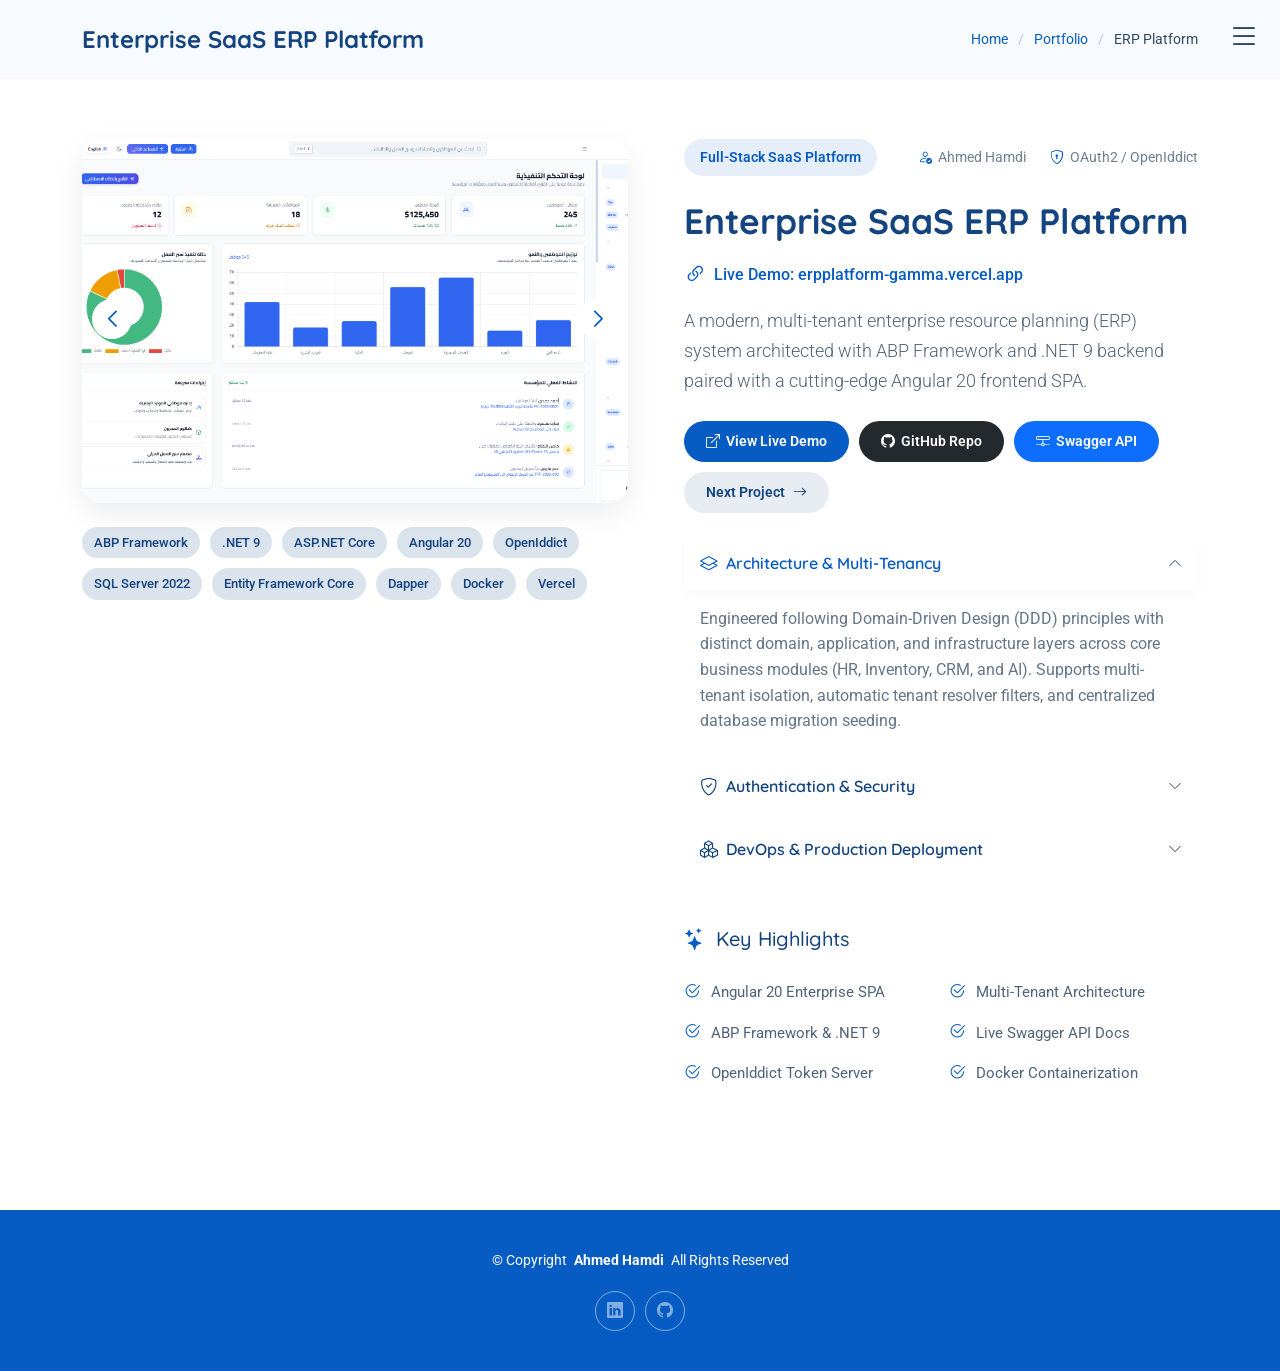
<file: portfolio-details.html>
<!DOCTYPE html>
<html lang="en">

<head>
  <meta charset="utf-8">
  <meta content="width=device-width, initial-scale=1.0" name="viewport">
  <title>Enterprise SaaS ERP Platform - Ahmed Hamdi Portfolio</title>
  <meta name="description" content="Enterprise SaaS ERP Platform built with ABP Framework, .NET 9, Angular 20, and OpenIddict by Ahmed Hamdi.">
  <meta name="keywords" content="ERP, ABP Framework, .NET 9, Angular 20, OpenIddict, SaaS, Full Stack Developer, Ahmed Hamdi">

  <!-- Favicons -->
  <link href="assets/img/profile/profile-square-1.webp" rel="icon" type="image/webp">
  <link href="assets/img/profile/profile-square-1.webp" rel="apple-touch-icon">

  <!-- Fonts -->
  <link href="https://fonts.googleapis.com" rel="preconnect">
  <link href="https://fonts.gstatic.com" rel="preconnect" crossorigin>
  <link href="https://fonts.googleapis.com/css2?family=Roboto:ital,wght@0,100;0,300;0,400;0,500;0,700;0,900;1,100;1,300;1,400;1,500;1,700;1,900&family=Open+Sans:ital,wght@0,300;0,400;0,500;0,600;0,700;0,800;1,300;1,400;1,500;1,600;1,700;1,800&family=Quicksand:wght@300;400;500;600;700&display=swap" rel="stylesheet">

  <!-- Vendor CSS Files -->
  <link href="assets/vendor/bootstrap/css/bootstrap.min.css" rel="stylesheet">
  <link href="assets/vendor/bootstrap-icons/bootstrap-icons.css" rel="stylesheet">
  <link href="assets/vendor/aos/aos.css" rel="stylesheet">
  <link href="assets/vendor/glightbox/css/glightbox.min.css" rel="stylesheet">
  <link href="assets/vendor/swiper/swiper-bundle.min.css" rel="stylesheet">

  <!-- Main CSS File -->
  <link href="assets/css/main.css" rel="stylesheet">
</head>

<body class="portfolio-details-page">

  <header id="header" class="header d-flex align-items-center fixed-top">
    <div class="container-fluid position-relative d-flex align-items-center justify-content-between">

      <a href="index.html" class="logo d-flex align-items-center"></a>

      <nav id="navmenu" class="navmenu">
        <div class="profile-img">
          <img src="assets/img/profile/profile-square-1.webp" alt="Ahmed Hamdi" class="img-fluid rounded-circle">
        </div>

        <a href="index.html" class="logo d-flex align-items-center justify-content-center">
          <h1 class="sitename">Ahmed Hamdi</h1>
        </a>

        <div class="social-links text-center">
          <a href="https://www.linkedin.com/in/ahmed-hamdi-saeed/" class="linkedin"><i class="bi bi-linkedin"></i></a>
        </div>

        <ul>
          <li><a href="index.html#hero">Home</a></li>
          <li><a href="index.html#about">About</a></li>
          <li><a href="index.html#resume">Resume</a></li>
          <li><a href="index.html#portfolio" class="active">Portfolio</a></li>
        </ul>
        <i class="mobile-nav-toggle d-xl-none bi bi-list"></i>
      </nav>

    </div>
  </header>

  <main class="main">

    <!-- Page Title -->
    <div class="page-title light-background">
      <div class="container d-lg-flex justify-content-between align-items-center">
        <h1 class="mb-2 mb-lg-0">Enterprise SaaS ERP Platform</h1>
        <nav class="breadcrumbs">
          <ol>
            <li><a href="index.html">Home</a></li>
            <li><a href="index.html#portfolio">Portfolio</a></li>
            <li class="current">ERP Platform</li>
          </ol>
        </nav>
      </div>
    </div><!-- End Page Title -->

    <!-- Portfolio Details Section -->
    <section id="portfolio-details" class="portfolio-details section">

      <div class="container" data-aos="fade-up" data-aos-delay="100">

        <div class="row gy-4">
          <div class="col-lg-6" data-aos="fade-right">
            <div class="portfolio-details-media">
              <div class="main-image">
                <div class="portfolio-details-slider swiper init-swiper" data-aos="zoom-in">
                  <script type="application/json" class="swiper-config">
                    {
                      "loop": true,
                      "speed": 1000,
                      "autoplay": {
                        "delay": 6000
                      },
                      "effect": "creative",
                      "creativeEffect": {
                        "prev": {
                          "shadow": true,
                          "translate": [0, 0, -400]
                        },
                        "next": {
                          "translate": ["100%", 0, 0]
                        }
                      },
                      "slidesPerView": 1,
                      "navigation": {
                        "nextEl": ".swiper-button-next",
                        "prevEl": ".swiper-button-prev"
                      }
                    }
                  </script>
                  <div class="swiper-wrapper">
                    <div class="swiper-slide">
                      <img src="assets/img/portfolio/erp-dashboard.png" alt="Executive Management &amp; HR Dashboard" class="img-fluid">
                    </div>
                    <div class="swiper-slide">
                      <img src="assets/img/portfolio/erp-crm.png" alt="CRM &amp; Sales Pipeline Management" class="img-fluid">
                    </div>
                    <div class="swiper-slide">
                      <img src="assets/img/portfolio/erp-finance.png" alt="General Ledger &amp; Financial Accounting" class="img-fluid">
                    </div>
                  </div>
                  <div class="swiper-button-prev"></div>
                  <div class="swiper-button-next"></div>
                </div>
              </div>

              <div class="tech-stack-badges mt-4" data-aos="fade-up" data-aos-delay="300">
                <span>ABP Framework</span>
                <span>.NET 9</span>
                <span>ASP.NET Core</span>
                <span>Angular 20</span>
                <span>OpenIddict</span>
                <span>SQL Server 2022</span>
                <span>Entity Framework Core</span>
                <span>Dapper</span>
                <span>Docker</span>
                <span>Vercel</span>
              </div>
            </div>
          </div>

          <div class="col-lg-6" data-aos="fade-left">
            <div class="portfolio-details-content">
              <div class="project-meta">
                <div class="badge-wrapper">
                  <span class="project-badge">Full-Stack SaaS Platform</span>
                </div>
                <div class="date-client">
                  <div class="meta-item">
                    <i class="bi bi-person-check"></i>
                    <span>Ahmed Hamdi</span>
                  </div>
                  <div class="meta-item">
                    <i class="bi bi-shield-lock"></i>
                    <span>OAuth2 / OpenIddict</span>
                  </div>
                </div>
              </div>

              <h2 class="project-title">Enterprise SaaS ERP Platform</h2>

              <div class="project-website mb-3">
                <i class="bi bi-link-45deg"></i>
                <a href="https://erpplatform-gamma.vercel.app" target="_blank" rel="noopener noreferrer">Live Demo: erpplatform-gamma.vercel.app</a>
              </div>

              <div class="project-overview">
                <p class="lead">
                  A modern, multi-tenant enterprise resource planning (ERP) system architected with ABP Framework and .NET 9 backend paired with a cutting-edge Angular 20 frontend SPA.
                </p>

                <!-- Action Buttons (Immediately Visible Above the Fold) -->
                <div class="cta-buttons mb-4" data-aos="fade-up" data-aos-delay="150" style="display: flex; flex-wrap: wrap; gap: 10px;">
                  <a href="https://erpplatform-gamma.vercel.app" target="_blank" rel="noopener noreferrer" class="btn-view-project" style="padding: 10px 22px; font-size: 14px; font-weight: 600; display: inline-flex; align-items: center; gap: 6px;">
                    <i class="bi bi-box-arrow-up-right"></i> View Live Demo
                  </a>
                  <a href="https://github.com/AhmedHamdiSaeed/ERPPlatform" target="_blank" rel="noopener noreferrer" class="btn-view-project" style="background: #24292e; padding: 10px 22px; font-size: 14px; font-weight: 600; display: inline-flex; align-items: center; gap: 6px;">
                    <i class="bi bi-github"></i> GitHub Repo
                  </a>
                  <a href="https://erpplatform.runasp.net/swagger" target="_blank" rel="noopener noreferrer" class="btn-view-project" style="background: #0d6efd; padding: 10px 22px; font-size: 14px; font-weight: 600; display: inline-flex; align-items: center; gap: 6px;">
                    <i class="bi bi-hdd-network"></i> Swagger API
                  </a>
                  <a href="smart-restaurant-pos-details.html" class="btn-next-project" style="padding: 10px 22px; font-size: 14px; font-weight: 600;">
                    Next Project <i class="bi bi-arrow-right"></i>
                  </a>
                </div>

                <div class="accordion project-accordion" id="portfolio-details-projectAccordion">
                  <div class="accordion-item" data-aos="fade-up">
                    <h2 class="accordion-header">
                      <button class="accordion-button" type="button" data-bs-toggle="collapse" data-bs-target="#portfolio-details-collapse-1" aria-expanded="true">
                        <i class="bi bi-layers me-2"></i> Architecture &amp; Multi-Tenancy
                      </button>
                    </h2>
                    <div id="portfolio-details-collapse-1" class="accordion-collapse collapse show" data-bs-parent="#portfolio-details-projectAccordion">
                      <div class="accordion-body">
                        <p>Engineered following Domain-Driven Design (DDD) principles with distinct domain, application, and infrastructure layers across core business modules (HR, Inventory, CRM, and AI). Supports multi-tenant isolation, automatic tenant resolver filters, and centralized database migration seeding.</p>
                      </div>
                    </div>
                  </div>

                  <div class="accordion-item" data-aos="fade-up" data-aos-delay="100">
                    <h2 class="accordion-header">
                      <button class="accordion-button collapsed" type="button" data-bs-toggle="collapse" data-bs-target="#portfolio-details-collapse-2" aria-expanded="false">
                        <i class="bi bi-shield-check me-2"></i> Authentication &amp; Security
                      </button>
                    </h2>
                    <div id="portfolio-details-collapse-2" class="accordion-collapse collapse" data-bs-parent="#portfolio-details-projectAccordion">
                      <div class="accordion-body">
                        <p>Powered by OpenIddict with support for JWT bearer tokens and standard OAuth2 / OpenID Connect protocols. Features granular permission trees, role-based authorization (RBAC), and flexible multi-format logins (Email, Username, or Mobile Phone number).</p>
                      </div>
                    </div>
                  </div>

                  <div class="accordion-item" data-aos="fade-up" data-aos-delay="200">
                    <h2 class="accordion-header">
                      <button class="accordion-button collapsed" type="button" data-bs-toggle="collapse" data-bs-target="#portfolio-details-collapse-3" aria-expanded="false">
                        <i class="bi bi-boxes me-2"></i> DevOps &amp; Production Deployment
                      </button>
                    </h2>
                    <div id="portfolio-details-collapse-3" class="accordion-collapse collapse" data-bs-parent="#portfolio-details-projectAccordion">
                      <div class="accordion-body">
                        <p>Complete containerized orchestration via Docker and Docker Compose (SQL Server 2022, ASP.NET Core API Host, and Angular SPA with Nginx reverse proxy). Automated CI/CD pipeline deployments with the frontend hosted on Vercel and backend on high-performance ASP.NET hosting with live Swagger UI.</p>
                      </div>
                    </div>
                  </div>
                </div>
              </div>

              <div class="project-features" data-aos="fade-up" data-aos-delay="300">
                <h3><i class="bi bi-stars"></i> Key Highlights</h3>
                <div class="row g-3">
                  <div class="col-md-6">
                    <ul class="feature-list">
                      <li><i class="bi bi-check2-circle"></i> Angular 20 Enterprise SPA</li>
                      <li><i class="bi bi-check2-circle"></i> ABP Framework &amp; .NET 9</li>
                      <li><i class="bi bi-check2-circle"></i> OpenIddict Token Server</li>
                    </ul>
                  </div>
                  <div class="col-md-6">
                    <ul class="feature-list">
                      <li><i class="bi bi-check2-circle"></i> Multi-Tenant Architecture</li>
                      <li><i class="bi bi-check2-circle"></i> Live Swagger API Docs</li>
                      <li><i class="bi bi-check2-circle"></i> Docker Containerization</li>
                    </ul>
                  </div>
                </div>
              </div>
            </div>
          </div>
        </div>

      </div>

    </section><!-- /Portfolio Details Section -->

  </main>

  <footer id="footer" class="footer dark-background">
    <div class="container">
      <div class="copyright text-center">
        <p>© <span>Copyright</span> <strong class="px-1 sitename">Ahmed Hamdi</strong> <span>All Rights Reserved</span></p>
      </div>
      <div class="social-links d-flex justify-content-center">
        <a href="https://www.linkedin.com/in/ahmed-hamdi-saeed/" target="_blank" rel="noopener noreferrer"><i class="bi bi-linkedin"></i></a>
        <a href="https://github.com/AhmedHamdiSaeed" target="_blank" rel="noopener noreferrer"><i class="bi bi-github"></i></a>
      </div>
    </div>
  </footer>

  <!-- Scroll Top -->
  <a href="#" id="scroll-top" class="scroll-top d-flex align-items-center justify-content-center"><i class="bi bi-arrow-up-short"></i></a>

  <!-- Vendor JS Files -->
  <script src="assets/vendor/bootstrap/js/bootstrap.bundle.min.js"></script>
  <script src="assets/vendor/php-email-form/validate.js"></script>
  <script src="assets/vendor/aos/aos.js"></script>
  <script src="assets/vendor/purecounter/purecounter_vanilla.js"></script>
  <script src="assets/vendor/typed.js/typed.umd.js"></script>
  <script src="assets/vendor/waypoints/noframework.waypoints.js"></script>
  <script src="assets/vendor/glightbox/js/glightbox.min.js"></script>
  <script src="assets/vendor/imagesloaded/imagesloaded.pkgd.min.js"></script>
  <script src="assets/vendor/isotope-layout/isotope.pkgd.min.js"></script>
  <script src="assets/vendor/swiper/swiper-bundle.min.js"></script>

  <!-- Main JS File -->
  <script src="assets/js/main.js"></script>

</body>

</html>
</file>
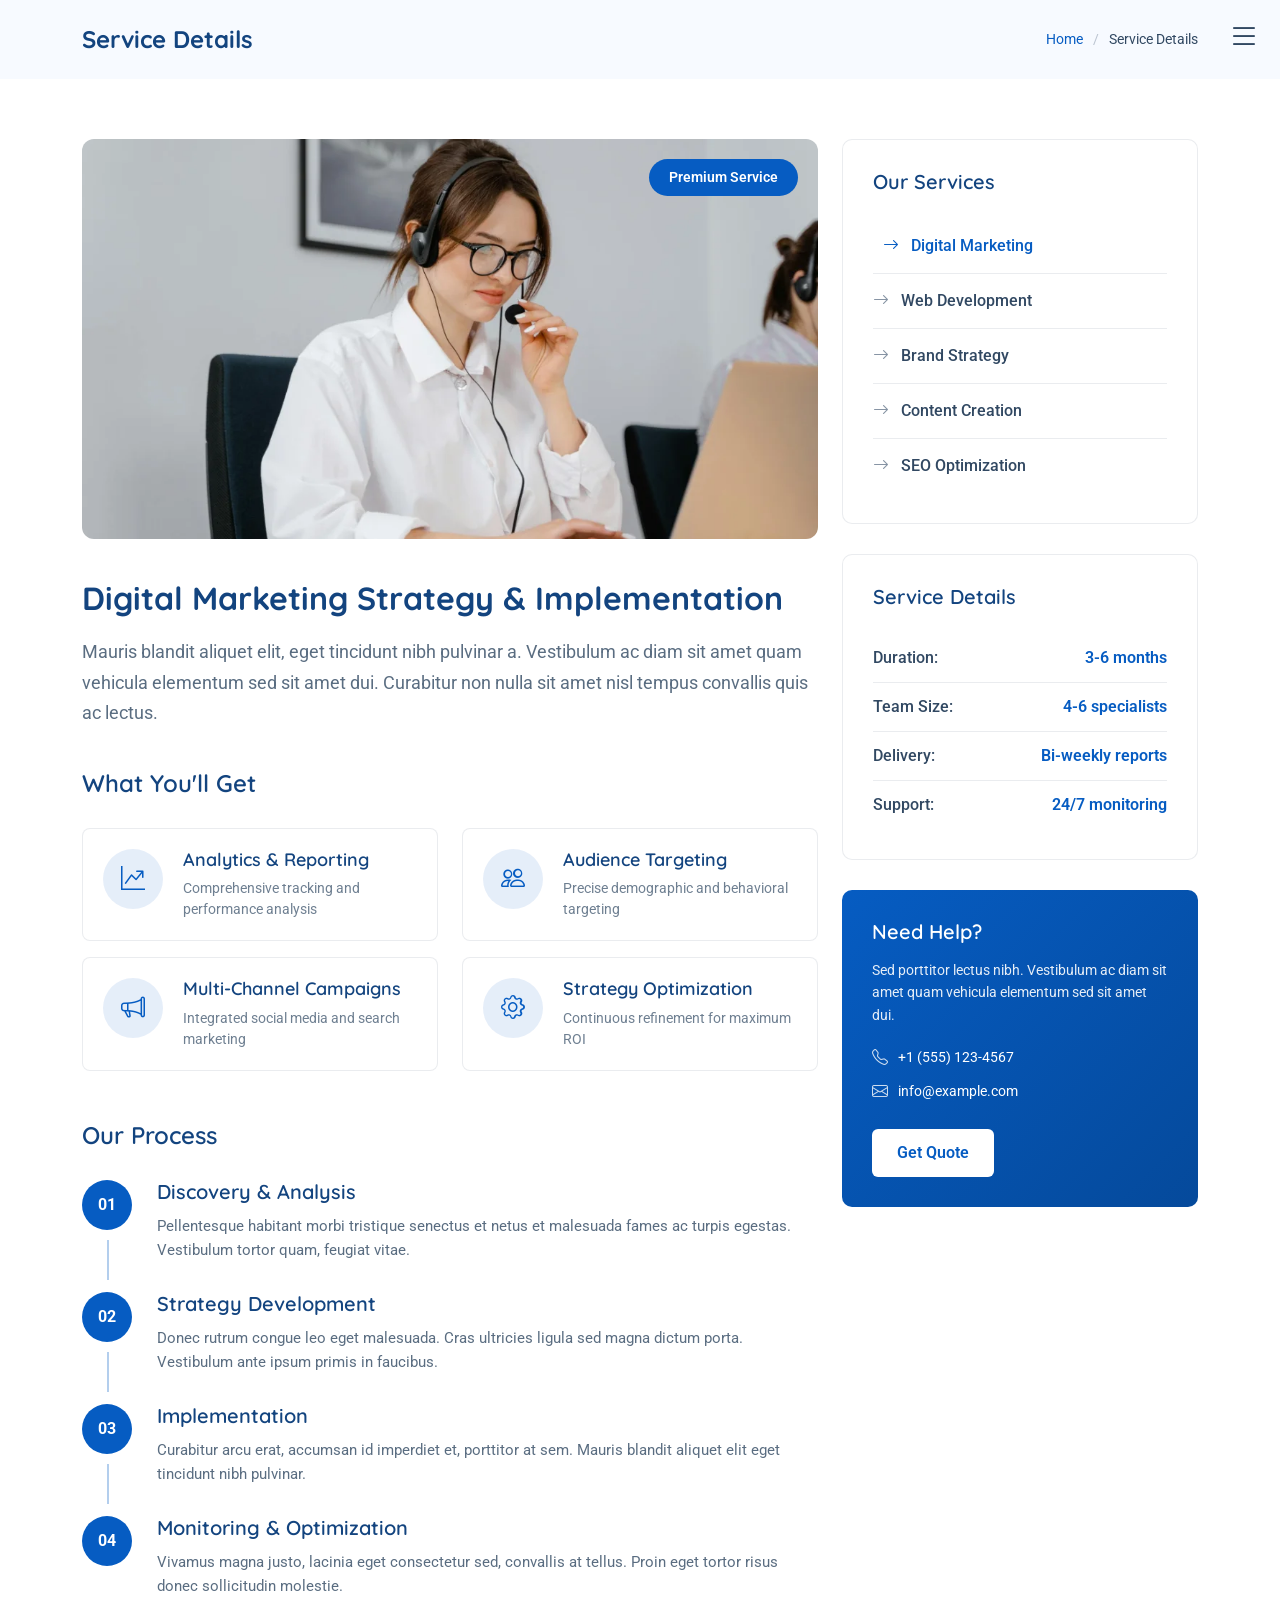
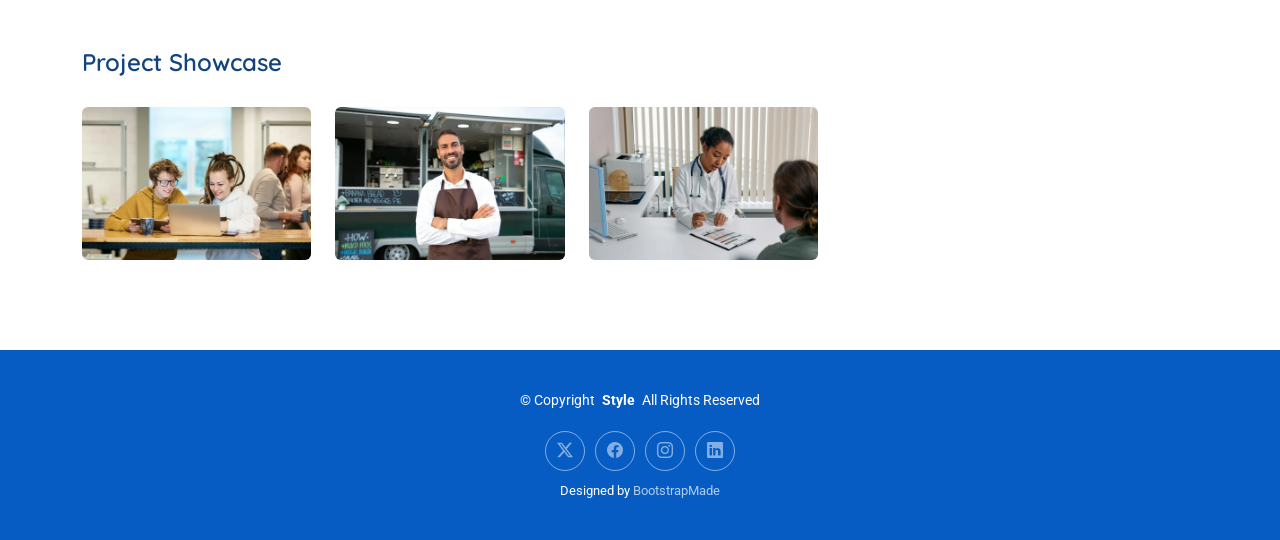
<file: service-details.html>
<!DOCTYPE html>
<html lang="en">

<head>
  <meta charset="utf-8">
  <meta content="width=device-width, initial-scale=1.0" name="viewport">
  <title>Services - Ahmed Hamdi Portfolio</title>
  <meta name="description" content="Ahmed Hamdi - Full-Stack Developer Services &amp; Solutions.">
  <meta name="keywords" content="Ahmed Hamdi, Full-Stack Developer, .NET Core, Angular, Software Engineer, Portfolio">

  <!-- Favicons -->
  <link href="assets/img/profile/profile-square-1.webp" rel="icon" type="image/webp">
  <link href="assets/img/profile/profile-square-1.webp" rel="apple-touch-icon">

  <!-- Fonts -->
  <link href="https://fonts.googleapis.com" rel="preconnect">
  <link href="https://fonts.gstatic.com" rel="preconnect" crossorigin>
  <link href="https://fonts.googleapis.com/css2?family=Roboto:ital,wght@0,100;0,300;0,400;0,500;0,700;0,900;1,100;1,300;1,400;1,500;1,700;1,900&family=Open+Sans:ital,wght@0,300;0,400;0,500;0,600;0,700;0,800;1,300;1,400;1,500;1,600;1,700;1,800&family=Quicksand:wght@300;400;500;600;700&display=swap" rel="stylesheet">

  <!-- Vendor CSS Files -->
  <link href="assets/vendor/bootstrap/css/bootstrap.min.css" rel="stylesheet">
  <link href="assets/vendor/bootstrap-icons/bootstrap-icons.css" rel="stylesheet">
  <link href="assets/vendor/aos/aos.css" rel="stylesheet">
  <link href="assets/vendor/glightbox/css/glightbox.min.css" rel="stylesheet">
  <link href="assets/vendor/swiper/swiper-bundle.min.css" rel="stylesheet">

  <!-- Main CSS File -->
  <link href="assets/css/main.css" rel="stylesheet">

  <!-- =======================================================
  * Template Name: Style
  * Template URL: https://bootstrapmade.com/style-bootstrap-portfolio-template/
  * Updated: Jul 02 2025 with Bootstrap v5.3.7
  * Author: BootstrapMade.com
  * License: https://bootstrapmade.com/license/
  ======================================================== -->
</head>

<body class="service-details-page">

  <header id="header" class="header d-flex align-items-center fixed-top">
    <div class="container-fluid position-relative d-flex align-items-center justify-content-between">

      <a href="index.html" class="logo d-flex align-items-center">
      </a>

      <nav id="navmenu" class="navmenu">

        <div class="profile-img">
          <img src="assets/img/profile/profile-square-1.webp" alt="Ahmed Hamdi" class="img-fluid rounded-circle">
        </div>

        <a href="index.html" class="logo d-flex align-items-center justify-content-center">
          <h1 class="sitename">Ahmed Hamdi</h1>
        </a>

        <div class="social-links text-center">
          <a href="https://www.linkedin.com/in/ahmed-hamdi-saeed/" target="_blank" rel="noopener noreferrer" class="linkedin"><i class="bi bi-linkedin"></i></a>
        </div>

        <ul>
          <li><a href="index.html#hero">Home</a></li>
          <li><a href="index.html#about">About</a></li>
          <li><a href="index.html#resume">Resume</a></li>
          <li><a href="index.html#portfolio">Portfolio</a></li>
        </ul>
        <i class="mobile-nav-toggle d-xl-none bi bi-list"></i>
      </nav>

    </div>
  </header>

  <main class="main">

    <!-- Page Title -->
    <div class="page-title light-background">
      <div class="container d-lg-flex justify-content-between align-items-center">
        <h1 class="mb-2 mb-lg-0">Service Details</h1>
        <nav class="breadcrumbs">
          <ol>
            <li><a href="index.html">Home</a></li>
            <li class="current">Service Details</li>
          </ol>
        </nav>
      </div>
    </div><!-- End Page Title -->

    <!-- Service Details Section -->
    <section id="service-details" class="service-details section">

      <div class="container" data-aos="fade-up" data-aos-delay="100">

        <div class="row gy-5">

          <div class="col-lg-8" data-aos="fade-up" data-aos-delay="200">
            <div class="service-hero">
              <img src="assets/img/services/services-7.webp" alt="" class="img-fluid">
              <div class="service-badge">
                <span>Premium Service</span>
              </div>
            </div>

            <div class="service-content">
              <div class="service-header">
                <h2>Digital Marketing Strategy &amp; Implementation</h2>
                <p class="service-intro">Mauris blandit aliquet elit, eget tincidunt nibh pulvinar a. Vestibulum ac diam sit amet quam vehicula elementum sed sit amet dui. Curabitur non nulla sit amet nisl tempus convallis quis ac lectus.</p>
              </div>

              <div class="service-features">
                <h4>What You'll Get</h4>
                <div class="row gy-3">
                  <div class="col-md-6">
                    <div class="feature-item">
                      <div class="feature-icon">
                        <i class="bi bi-graph-up-arrow"></i>
                      </div>
                      <div class="feature-content">
                        <h5>Analytics &amp; Reporting</h5>
                        <p>Comprehensive tracking and performance analysis</p>
                      </div>
                    </div>
                  </div>
                  <div class="col-md-6">
                    <div class="feature-item">
                      <div class="feature-icon">
                        <i class="bi bi-people"></i>
                      </div>
                      <div class="feature-content">
                        <h5>Audience Targeting</h5>
                        <p>Precise demographic and behavioral targeting</p>
                      </div>
                    </div>
                  </div>
                  <div class="col-md-6">
                    <div class="feature-item">
                      <div class="feature-icon">
                        <i class="bi bi-megaphone"></i>
                      </div>
                      <div class="feature-content">
                        <h5>Multi-Channel Campaigns</h5>
                        <p>Integrated social media and search marketing</p>
                      </div>
                    </div>
                  </div>
                  <div class="col-md-6">
                    <div class="feature-item">
                      <div class="feature-icon">
                        <i class="bi bi-gear"></i>
                      </div>
                      <div class="feature-content">
                        <h5>Strategy Optimization</h5>
                        <p>Continuous refinement for maximum ROI</p>
                      </div>
                    </div>
                  </div>
                </div>
              </div>

              <div class="service-process">
                <h4>Our Process</h4>
                <div class="process-steps">
                  <div class="process-step">
                    <div class="step-number">01</div>
                    <div class="step-content">
                      <h5>Discovery &amp; Analysis</h5>
                      <p>Pellentesque habitant morbi tristique senectus et netus et malesuada fames ac turpis egestas. Vestibulum tortor quam, feugiat vitae.</p>
                    </div>
                  </div>
                  <div class="process-step">
                    <div class="step-number">02</div>
                    <div class="step-content">
                      <h5>Strategy Development</h5>
                      <p>Donec rutrum congue leo eget malesuada. Cras ultricies ligula sed magna dictum porta. Vestibulum ante ipsum primis in faucibus.</p>
                    </div>
                  </div>
                  <div class="process-step">
                    <div class="step-number">03</div>
                    <div class="step-content">
                      <h5>Implementation</h5>
                      <p>Curabitur arcu erat, accumsan id imperdiet et, porttitor at sem. Mauris blandit aliquet elit eget tincidunt nibh pulvinar.</p>
                    </div>
                  </div>
                  <div class="process-step">
                    <div class="step-number">04</div>
                    <div class="step-content">
                      <h5>Monitoring &amp; Optimization</h5>
                      <p>Vivamus magna justo, lacinia eget consectetur sed, convallis at tellus. Proin eget tortor risus donec sollicitudin molestie.</p>
                    </div>
                  </div>
                </div>
              </div>

              <div class="service-gallery" data-aos="fade-up" data-aos-delay="300">
                <h4>Project Showcase</h4>
                <div class="row gy-3">
                  <div class="col-md-4">
                    <img src="assets/img/services/services-2.webp" alt="" class="img-fluid rounded">
                  </div>
                  <div class="col-md-4">
                    <img src="assets/img/services/services-8.webp" alt="" class="img-fluid rounded">
                  </div>
                  <div class="col-md-4">
                    <img src="assets/img/services/services-11.webp" alt="" class="img-fluid rounded">
                  </div>
                </div>
              </div>
            </div>
          </div>

          <div class="col-lg-4" data-aos="fade-up" data-aos-delay="400">
            <div class="service-sidebar">

              <div class="service-menu">
                <h4>Our Services</h4>
                <div class="menu-list">
                  <a href="#" class="menu-item active">
                    <i class="bi bi-arrow-right"></i>
                    <span>Digital Marketing</span>
                  </a>
                  <a href="#" class="menu-item">
                    <i class="bi bi-arrow-right"></i>
                    <span>Web Development</span>
                  </a>
                  <a href="#" class="menu-item">
                    <i class="bi bi-arrow-right"></i>
                    <span>Brand Strategy</span>
                  </a>
                  <a href="#" class="menu-item">
                    <i class="bi bi-arrow-right"></i>
                    <span>Content Creation</span>
                  </a>
                  <a href="#" class="menu-item">
                    <i class="bi bi-arrow-right"></i>
                    <span>SEO Optimization</span>
                  </a>
                </div>
              </div>

              <div class="service-info">
                <h4>Service Details</h4>
                <div class="info-list">
                  <div class="info-item">
                    <span class="info-label">Duration:</span>
                    <span class="info-value">3-6 months</span>
                  </div>
                  <div class="info-item">
                    <span class="info-label">Team Size:</span>
                    <span class="info-value">4-6 specialists</span>
                  </div>
                  <div class="info-item">
                    <span class="info-label">Delivery:</span>
                    <span class="info-value">Bi-weekly reports</span>
                  </div>
                  <div class="info-item">
                    <span class="info-label">Support:</span>
                    <span class="info-value">24/7 monitoring</span>
                  </div>
                </div>
              </div>

              <div class="contact-card">
                <div class="contact-content">
                  <h4>Need Help?</h4>
                  <p>Sed porttitor lectus nibh. Vestibulum ac diam sit amet quam vehicula elementum sed sit amet dui.</p>
                  <div class="contact-info">
                    <div class="contact-item">
                      <i class="bi bi-telephone"></i>
                      <span>+1 (555) 123-4567</span>
                    </div>
                    <div class="contact-item">
                      <i class="bi bi-envelope"></i>
                      <span>info@example.com</span>
                    </div>
                  </div>
                  <a href="#" class="btn btn-primary">Get Quote</a>
                </div>
              </div>

            </div>
          </div>

        </div>

      </div>

    </section><!-- /Service Details Section -->

  </main>

  <footer id="footer" class="footer dark-background">

    <div class="container">
      <div class="copyright text-center ">
        <p>© <span>Copyright</span> <strong class="px-1 sitename">Style</strong> <span>All Rights Reserved</span></p>
      </div>
      <div class="social-links d-flex justify-content-center">
        <a href=""><i class="bi bi-twitter-x"></i></a>
        <a href=""><i class="bi bi-facebook"></i></a>
        <a href=""><i class="bi bi-instagram"></i></a>
        <a href=""><i class="bi bi-linkedin"></i></a>
      </div>
      <div class="credits">
        <!-- All the links in the footer should remain intact. -->
        <!-- You can delete the links only if you've purchased the pro version. -->
        <!-- Licensing information: https://bootstrapmade.com/license/ -->
        <!-- Purchase the pro version with working PHP/AJAX contact form: [buy-url] -->
        Designed by <a href="https://bootstrapmade.com/">BootstrapMade</a>
      </div>
    </div>

  </footer>

  <!-- Scroll Top -->
  <a href="#" id="scroll-top" class="scroll-top d-flex align-items-center justify-content-center"><i class="bi bi-arrow-up-short"></i></a>

  <!-- Vendor JS Files -->
  <script src="assets/vendor/bootstrap/js/bootstrap.bundle.min.js"></script>
  <script src="assets/vendor/php-email-form/validate.js"></script>
  <script src="assets/vendor/aos/aos.js"></script>
  <script src="assets/vendor/purecounter/purecounter_vanilla.js"></script>
  <script src="assets/vendor/typed.js/typed.umd.js"></script>
  <script src="assets/vendor/waypoints/noframework.waypoints.js"></script>
  <script src="assets/vendor/glightbox/js/glightbox.min.js"></script>
  <script src="assets/vendor/imagesloaded/imagesloaded.pkgd.min.js"></script>
  <script src="assets/vendor/isotope-layout/isotope.pkgd.min.js"></script>
  <script src="assets/vendor/swiper/swiper-bundle.min.js"></script>

  <!-- Main JS File -->
  <script src="assets/js/main.js"></script>

</body>

</html>
</file>
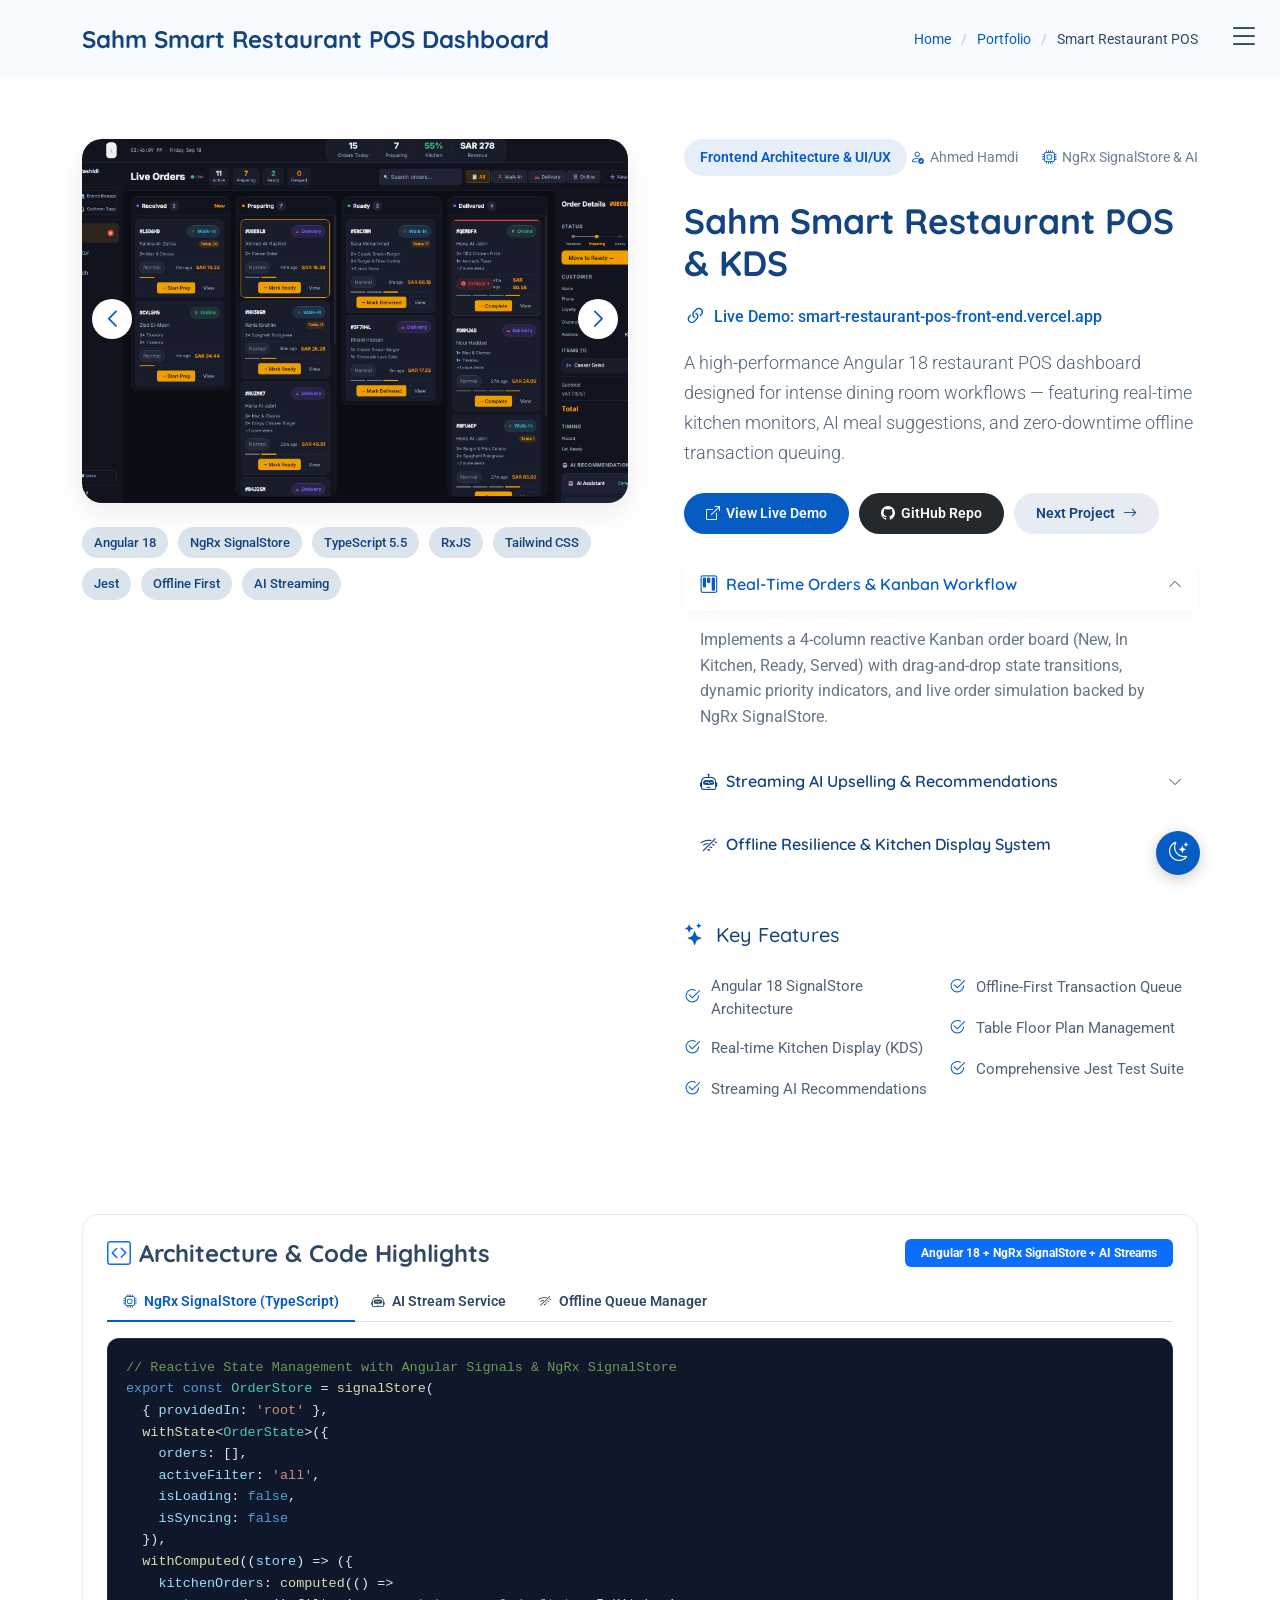
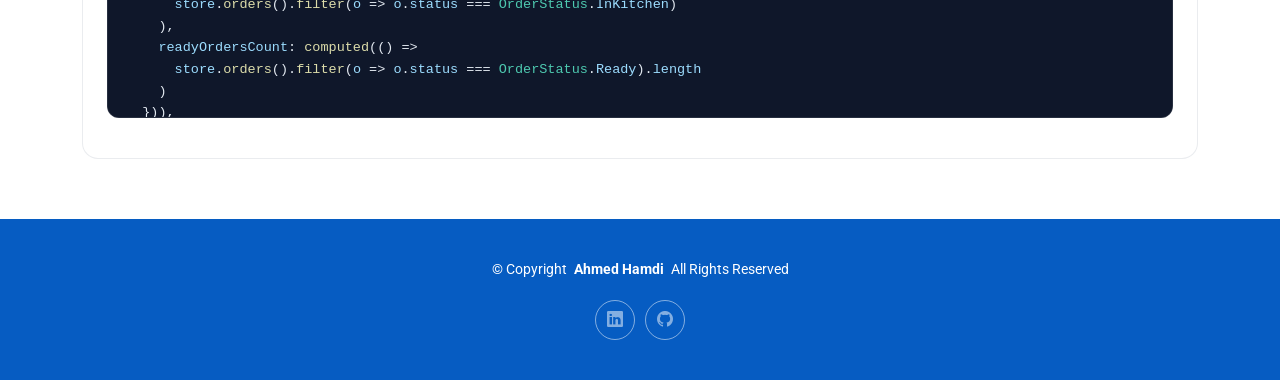
<file: smart-restaurant-pos-details.html>
<!DOCTYPE html>
<html lang="en">

<head>
  <meta charset="utf-8">
  <meta content="width=device-width, initial-scale=1.0" name="viewport">
  <title>Sahm Smart Restaurant POS - Ahmed Hamdi Portfolio</title>
  <meta name="description" content="Sahm Smart Restaurant POS & Kitchen Dashboard built with Angular 18, NgRx SignalStore, TypeScript, and AI recommendations by Ahmed Hamdi.">
  <meta name="keywords" content="Restaurant POS, Angular 18, NgRx SignalStore, KDS, Kitchen Display System, AI Assistant, Offline First, Ahmed Hamdi">

  <!-- Favicons -->
  <link href="assets/img/profile/profile-square-1.webp" rel="icon" type="image/webp">
  <link href="assets/img/profile/profile-square-1.webp" rel="apple-touch-icon">

  <!-- Fonts -->
  <link href="https://fonts.googleapis.com" rel="preconnect">
  <link href="https://fonts.gstatic.com" rel="preconnect" crossorigin>
  <link href="https://fonts.googleapis.com/css2?family=Roboto:ital,wght@0,100;0,300;0,400;0,500;0,700;0,900;1,100;1,300;1,400;1,500;1,700;1,900&family=Open+Sans:ital,wght@0,300;0,400;0,500;0,600;0,700;0,800;1,300;1,400;1,500;1,600;1,700;1,800&family=Quicksand:wght@300;400;500;600;700&display=swap" rel="stylesheet">

  <!-- Vendor CSS Files -->
  <link href="assets/vendor/bootstrap/css/bootstrap.min.css" rel="stylesheet">
  <link href="assets/vendor/bootstrap-icons/bootstrap-icons.css" rel="stylesheet">
  <link href="assets/vendor/aos/aos.css" rel="stylesheet">
  <link href="assets/vendor/glightbox/css/glightbox.min.css" rel="stylesheet">
  <link href="assets/vendor/swiper/swiper-bundle.min.css" rel="stylesheet">

  <!-- Main CSS File -->
  <link href="assets/css/main.css" rel="stylesheet">
</head>

<body class="portfolio-details-page">

  <header id="header" class="header d-flex align-items-center fixed-top">
    <div class="container-fluid position-relative d-flex align-items-center justify-content-between">

      <a href="index.html" class="logo d-flex align-items-center"></a>

      <nav id="navmenu" class="navmenu">
        <div class="profile-img">
          <img src="assets/img/profile/profile-square-1.webp" alt="Ahmed Hamdi" class="img-fluid rounded-circle">
        </div>

        <a href="index.html" class="logo d-flex align-items-center justify-content-center">
          <h1 class="sitename">Ahmed Hamdi</h1>
        </a>

        <div class="social-links text-center">
          <a href="https://www.linkedin.com/in/ahmed-hamdi-saeed/" class="linkedin"><i class="bi bi-linkedin"></i></a>
        </div>

        <ul>
          <li><a href="index.html#hero">Home</a></li>
          <li><a href="index.html#about">About</a></li>
          <li><a href="index.html#resume">Resume</a></li>
          <li><a href="index.html#portfolio" class="active">Portfolio</a></li>
        </ul>
        <i class="mobile-nav-toggle d-xl-none bi bi-list"></i>
      </nav>

    </div>
  </header>

  <main class="main">

    <!-- Page Title -->
    <div class="page-title light-background">
      <div class="container d-lg-flex justify-content-between align-items-center">
        <h1 class="mb-2 mb-lg-0">Sahm Smart Restaurant POS Dashboard</h1>
        <nav class="breadcrumbs">
          <ol>
            <li><a href="index.html">Home</a></li>
            <li><a href="index.html#portfolio">Portfolio</a></li>
            <li class="current">Smart Restaurant POS</li>
          </ol>
        </nav>
      </div>
    </div><!-- End Page Title -->

    <!-- Portfolio Details Section -->
    <section id="portfolio-details" class="portfolio-details section">

      <div class="container" data-aos="fade-up" data-aos-delay="100">

        <div class="row gy-4">
          <div class="col-lg-6" data-aos="fade-right">
            <div class="portfolio-details-media">
              <div class="main-image">
                <div class="portfolio-details-slider swiper init-swiper" data-aos="zoom-in">
                  <script type="application/json" class="swiper-config">
                    {
                      "loop": true,
                      "speed": 1000,
                      "autoplay": {
                        "delay": 6000
                      },
                      "effect": "creative",
                      "creativeEffect": {
                        "prev": {
                          "shadow": true,
                          "translate": [0, 0, -400]
                        },
                        "next": {
                          "translate": ["100%", 0, 0]
                        }
                      },
                      "slidesPerView": 1,
                      "navigation": {
                        "nextEl": ".swiper-button-next",
                        "prevEl": ".swiper-button-prev"
                      }
                    }
                  </script>
                  <div class="swiper-wrapper">
                    <div class="swiper-slide">
                      <img src="assets/img/portfolio/pos-orders.png" alt="Live Orders &amp; Kanban Dashboard" class="img-fluid">
                    </div>
                    <div class="swiper-slide">
                      <img src="assets/img/portfolio/pos-kitchen-monitor.png" alt="Kitchen Display System (KDS) Monitor" class="img-fluid">
                    </div>
                    <div class="swiper-slide">
                      <img src="assets/img/portfolio/pos-product-search.png" alt="Product Search &amp; Menu Management" class="img-fluid">
                    </div>
                  </div>
                  <div class="swiper-button-prev"></div>
                  <div class="swiper-button-next"></div>
                </div>
              </div>

              <div class="tech-stack-badges mt-4" data-aos="fade-up" data-aos-delay="300">
                <span>Angular 18</span>
                <span>NgRx SignalStore</span>
                <span>TypeScript 5.5</span>
                <span>RxJS</span>
                <span>Tailwind CSS</span>
                <span>Jest</span>
                <span>Offline First</span>
                <span>AI Streaming</span>
              </div>
            </div>
          </div>

          <div class="col-lg-6" data-aos="fade-left">
            <div class="portfolio-details-content">
              <div class="project-meta">
                <div class="badge-wrapper">
                  <span class="project-badge">Frontend Architecture &amp; UI/UX</span>
                </div>
                <div class="date-client">
                  <div class="meta-item">
                    <i class="bi bi-person-check"></i>
                    <span>Ahmed Hamdi</span>
                  </div>
                  <div class="meta-item">
                    <i class="bi bi-cpu"></i>
                    <span>NgRx SignalStore &amp; AI</span>
                  </div>
                </div>
              </div>

              <h2 class="project-title">Sahm Smart Restaurant POS &amp; KDS</h2>

              <div class="project-website mb-3">
                <i class="bi bi-link-45deg"></i>
                <a href="https://smart-restaurant-pos-front-end.vercel.app/" target="_blank" rel="noopener noreferrer">Live Demo: smart-restaurant-pos-front-end.vercel.app</a>
              </div>

              <div class="project-overview">
                <p class="lead">
                  A high-performance Angular 18 restaurant POS dashboard designed for intense dining room workflows — featuring real-time kitchen monitors, AI meal suggestions, and zero-downtime offline transaction queuing.
                </p>

                <!-- Action Buttons (Immediately Visible Above the Fold) -->
                <div class="cta-buttons mb-4" data-aos="fade-up" data-aos-delay="150" style="display: flex; flex-wrap: wrap; gap: 10px;">
                  <a href="https://smart-restaurant-pos-front-end.vercel.app/" target="_blank" rel="noopener noreferrer" class="btn-view-project" style="padding: 10px 22px; font-size: 14px; font-weight: 600; display: inline-flex; align-items: center; gap: 6px;">
                    <i class="bi bi-box-arrow-up-right"></i> View Live Demo
                  </a>
                  <a href="https://github.com/AhmedHamdiSaeed/SmartRestaurantPOS" target="_blank" rel="noopener noreferrer" class="btn-view-project" style="background: #24292e; padding: 10px 22px; font-size: 14px; font-weight: 600; display: inline-flex; align-items: center; gap: 6px;">
                    <i class="bi bi-github"></i> GitHub Repo
                  </a>
                  <a href="erp-platform-details.html" class="btn-next-project" style="padding: 10px 22px; font-size: 14px; font-weight: 600;">
                    Next Project <i class="bi bi-arrow-right"></i>
                  </a>
                </div>

                <div class="accordion project-accordion" id="portfolio-details-projectAccordion">
                  <div class="accordion-item" data-aos="fade-up">
                    <h2 class="accordion-header">
                      <button class="accordion-button" type="button" data-bs-toggle="collapse" data-bs-target="#pos-collapse-1" aria-expanded="true">
                        <i class="bi bi-kanban me-2"></i> Real-Time Orders &amp; Kanban Workflow
                      </button>
                    </h2>
                    <div id="pos-collapse-1" class="accordion-collapse collapse show" data-bs-parent="#portfolio-details-projectAccordion">
                      <div class="accordion-body">
                        <p>Implements a 4-column reactive Kanban order board (New, In Kitchen, Ready, Served) with drag-and-drop state transitions, dynamic priority indicators, and live order simulation backed by NgRx SignalStore.</p>
                      </div>
                    </div>
                  </div>

                  <div class="accordion-item" data-aos="fade-up" data-aos-delay="100">
                    <h2 class="accordion-header">
                      <button class="accordion-button collapsed" type="button" data-bs-toggle="collapse" data-bs-target="#pos-collapse-2" aria-expanded="false">
                        <i class="bi bi-robot me-2"></i> Streaming AI Upselling &amp; Recommendations
                      </button>
                    </h2>
                    <div id="pos-collapse-2" class="accordion-collapse collapse" data-bs-parent="#portfolio-details-projectAccordion">
                      <div class="accordion-body">
                        <p>Features an AI Assistant panel with character-level response streaming, recommending optimal food pairings, allergen alerts, and item modifiers with lazy-loading (@defer) and graceful failure recovery.</p>
                      </div>
                    </div>
                  </div>

                  <div class="accordion-item" data-aos="fade-up" data-aos-delay="200">
                    <h2 class="accordion-header">
                      <button class="accordion-button collapsed" type="button" data-bs-toggle="collapse" data-bs-target="#pos-collapse-3" aria-expanded="false">
                        <i class="bi bi-wifi-off me-2"></i> Offline Resilience &amp; Kitchen Display System
                      </button>
                    </h2>
                    <div id="pos-collapse-3" class="accordion-collapse collapse" data-bs-parent="#portfolio-details-projectAccordion">
                      <div class="accordion-body">
                        <p>Built with an offline-first transaction queue using localStorage and exponential backoff retry policies. Includes a dedicated Kitchen Display System (KDS) featuring SVG load gauges, sparkline rush trends, and station bottleneck monitors.</p>
                      </div>
                    </div>
                  </div>
                </div>
              </div>

              <div class="project-features" data-aos="fade-up" data-aos-delay="300">
                <h3><i class="bi bi-stars"></i> Key Features</h3>
                <div class="row g-3">
                  <div class="col-md-6">
                    <ul class="feature-list">
                      <li><i class="bi bi-check2-circle"></i> Angular 18 SignalStore Architecture</li>
                      <li><i class="bi bi-check2-circle"></i> Real-time Kitchen Display (KDS)</li>
                      <li><i class="bi bi-check2-circle"></i> Streaming AI Recommendations</li>
                    </ul>
                  </div>
                  <div class="col-md-6">
                    <ul class="feature-list">
                      <li><i class="bi bi-check2-circle"></i> Offline-First Transaction Queue</li>
                      <li><i class="bi bi-check2-circle"></i> Table Floor Plan Management</li>
                      <li><i class="bi bi-check2-circle"></i> Comprehensive Jest Test Suite</li>
                    </ul>
                  </div>
                </div>
              </div>
            </div>
          </div>
        </div>

        <!-- Architecture & Code Highlights Section -->
        <div class="row mt-5" data-aos="fade-up" data-aos-delay="200">
          <div class="col-12">
            <div class="p-4 rounded-4" style="background: var(--surface-color); border: 1px solid color-mix(in srgb, var(--default-color), transparent 90%);">
              <div class="d-flex align-items-center justify-content-between mb-3 flex-wrap gap-2">
                <h3 class="h4 mb-0 fw-bold"><i class="bi bi-code-square me-2 text-primary"></i>Architecture &amp; Code Highlights</h3>
                <span class="badge bg-primary px-3 py-2">Angular 18 + NgRx SignalStore + AI Streams</span>
              </div>
              
              <ul class="nav nav-tabs code-nav-tabs mb-3" id="posCodeTab" role="tablist">
                <li class="nav-item" role="presentation">
                  <button class="nav-link active" id="signal-tab" data-bs-toggle="tab" data-bs-target="#signal-content" type="button" role="tab" aria-controls="signal-content" aria-selected="true">
                    <i class="bi bi-cpu me-1"></i> NgRx SignalStore (TypeScript)
                  </button>
                </li>
                <li class="nav-item" role="presentation">
                  <button class="nav-link" id="ai-tab" data-bs-toggle="tab" data-bs-target="#ai-content" type="button" role="tab" aria-controls="ai-content" aria-selected="false">
                    <i class="bi bi-robot me-1"></i> AI Stream Service
                  </button>
                </li>
                <li class="nav-item" role="presentation">
                  <button class="nav-link" id="offline-tab" data-bs-toggle="tab" data-bs-target="#offline-content" type="button" role="tab" aria-controls="offline-content" aria-selected="false">
                    <i class="bi bi-wifi-off me-1"></i> Offline Queue Manager
                  </button>
                </li>
              </ul>
              
              <div class="tab-content" id="posCodeTabContent">
                <div class="tab-pane fade show active" id="signal-content" role="tabpanel" aria-labelledby="signal-tab">
                  <pre class="code-block"><code><span style="color: #6a9955;">// Reactive State Management with Angular Signals & NgRx SignalStore</span>
<span style="color: #569cd6;">export const</span> <span style="color: #4ec9b0;">OrderStore</span> = <span style="color: #dcdcaa;">signalStore</span>(
  { <span style="color: #9cdcfe;">providedIn</span>: <span style="color: #ce9178;">'root'</span> },
  <span style="color: #dcdcaa;">withState</span>&lt;<span style="color: #4ec9b0;">OrderState</span>&gt;({
    <span style="color: #9cdcfe;">orders</span>: [],
    <span style="color: #9cdcfe;">activeFilter</span>: <span style="color: #ce9178;">'all'</span>,
    <span style="color: #9cdcfe;">isLoading</span>: <span style="color: #569cd6;">false</span>,
    <span style="color: #9cdcfe;">isSyncing</span>: <span style="color: #569cd6;">false</span>
  }),
  <span style="color: #dcdcaa;">withComputed</span>((<span style="color: #9cdcfe;">store</span>) =&gt; ({
    <span style="color: #9cdcfe;">kitchenOrders</span>: <span style="color: #dcdcaa;">computed</span>(() =&gt; 
      <span style="color: #9cdcfe;">store</span>.<span style="color: #dcdcaa;">orders</span>().<span style="color: #dcdcaa;">filter</span>(<span style="color: #9cdcfe;">o</span> =&gt; <span style="color: #9cdcfe;">o</span>.<span style="color: #9cdcfe;">status</span> === <span style="color: #4ec9b0;">OrderStatus</span>.<span style="color: #9cdcfe;">InKitchen</span>)
    ),
    <span style="color: #9cdcfe;">readyOrdersCount</span>: <span style="color: #dcdcaa;">computed</span>(() =&gt; 
      <span style="color: #9cdcfe;">store</span>.<span style="color: #dcdcaa;">orders</span>().<span style="color: #dcdcaa;">filter</span>(<span style="color: #9cdcfe;">o</span> =&gt; <span style="color: #9cdcfe;">o</span>.<span style="color: #9cdcfe;">status</span> === <span style="color: #4ec9b0;">OrderStatus</span>.<span style="color: #9cdcfe;">Ready</span>).<span style="color: #9cdcfe;">length</span>
    )
  })),
  <span style="color: #dcdcaa;">withMethods</span>((<span style="color: #9cdcfe;">store</span>, <span style="color: #9cdcfe;">orderService</span> = <span style="color: #dcdcaa;">inject</span>(<span style="color: #4ec9b0;">OrderService</span>)) =&gt; ({
    <span style="color: #dcdcaa;">advanceOrderStatus</span>(<span style="color: #9cdcfe;">orderId</span>: <span style="color: #569cd6;">string</span>, <span style="color: #9cdcfe;">nextStatus</span>: <span style="color: #4ec9b0;">OrderStatus</span>) {
      <span style="color: #dcdcaa;">patchState</span>(<span style="color: #9cdcfe;">store</span>, {
        <span style="color: #9cdcfe;">orders</span>: <span style="color: #9cdcfe;">store</span>.<span style="color: #dcdcaa;">orders</span>().<span style="color: #dcdcaa;">map</span>(<span style="color: #9cdcfe;">o</span> =&gt; <span style="color: #9cdcfe;">o</span>.<span style="color: #9cdcfe;">id</span> === <span style="color: #9cdcfe;">orderId</span> ? { ...<span style="color: #9cdcfe;">o</span>, <span style="color: #9cdcfe;">status</span>: <span style="color: #9cdcfe;">nextStatus</span> } : <span style="color: #9cdcfe;">o</span>)
      });
    }
  }))
);</code></pre>
                </div>
                <div class="tab-pane fade" id="ai-content" role="tabpanel" aria-labelledby="ai-tab">
                  <pre class="code-block"><code><span style="color: #6a9955;">// Streaming AI Upselling & Suggestions with RxJS & Delays</span>
<span style="color: #dcdcaa;">@Injectable</span>({ <span style="color: #9cdcfe;">providedIn</span>: <span style="color: #ce9178;">'root'</span> })
<span style="color: #569cd6;">export class</span> <span style="color: #4ec9b0;">AiRecommendationService</span> {
  <span style="color: #dcdcaa;">streamUpsellSuggestions</span>(<span style="color: #9cdcfe;">cartItems</span>: <span style="color: #4ec9b0;">CartItem</span>[]): <span style="color: #4ec9b0;">Observable</span>&lt;<span style="color: #569cd6;">string</span>&gt; {
    <span style="color: #569cd6;">const</span> <span style="color: #9cdcfe;">prompt</span> = <span style="color: #569cd6;">this</span>.<span style="color: #dcdcaa;">buildContextPrompt</span>(<span style="color: #9cdcfe;">cartItems</span>);
    <span style="color: #569cd6;">return</span> <span style="color: #569cd6;">this</span>.<span style="color: #dcdcaa;">fetchAiStream</span>(<span style="color: #9cdcfe;">prompt</span>).<span style="color: #dcdcaa;">pipe</span>(
      <span style="color: #dcdcaa;">concatMap</span>(<span style="color: #9cdcfe;">chunk</span> =&gt; <span style="color: #dcdcaa;">from</span>(<span style="color: #9cdcfe;">chunk</span>.<span style="color: #dcdcaa;">split</span>(<span style="color: #ce9178;">''</span>))),
      <span style="color: #dcdcaa;">concatMap</span>(<span style="color: #9cdcfe;">char</span> =&gt; <span style="color: #dcdcaa;">of</span>(<span style="color: #9cdcfe;">char</span>).<span style="color: #dcdcaa;">pipe</span>(<span style="color: #dcdcaa;">delay</span>(18))),
      <span style="color: #dcdcaa;">scan</span>((<span style="color: #9cdcfe;">acc</span>, <span style="color: #9cdcfe;">char</span>) =&gt; <span style="color: #9cdcfe;">acc</span> + <span style="color: #9cdcfe;">char</span>, <span style="color: #ce9178;">''</span>),
      <span style="color: #dcdcaa;">catchError</span>(() =&gt; <span style="color: #dcdcaa;">of</span>(<span style="color: #ce9178;">'Pair with signature Truffle Fries & Mint Lemonade.'</span>))
    );
  }
}</code></pre>
                </div>
                <div class="tab-pane fade" id="offline-content" role="tabpanel" aria-labelledby="offline-tab">
                  <pre class="code-block"><code><span style="color: #6a9955;">// Offline Resilience & Indexed Queue Synchronization</span>
<span style="color: #569cd6;">export class</span> <span style="color: #4ec9b0;">OfflineQueueService</span> {
  <span style="color: #569cd6;">private readonly</span> <span style="color: #9cdcfe;">STORAGE_KEY</span> = <span style="color: #ce9178;">'sahm_pos_offline_queue'</span>;

  <span style="color: #dcdcaa;">enqueueTransaction</span>(<span style="color: #9cdcfe;">order</span>: <span style="color: #4ec9b0;">OrderPayload</span>): <span style="color: #569cd6;">void</span> {
    <span style="color: #569cd6;">const</span> <span style="color: #9cdcfe;">queue</span> = <span style="color: #569cd6;">this</span>.<span style="color: #dcdcaa;">getQueue</span>();
    <span style="color: #9cdcfe;">queue</span>.<span style="color: #dcdcaa;">push</span>({ ...<span style="color: #9cdcfe;">order</span>, <span style="color: #9cdcfe;">enqueuedAt</span>: <span style="color: #4ec9b0;">Date</span>.<span style="color: #dcdcaa;">now</span>() });
    <span style="color: #9cdcfe;">localStorage</span>.<span style="color: #dcdcaa;">setItem</span>(<span style="color: #569cd6;">this</span>.<span style="color: #9cdcfe;">STORAGE_KEY</span>, <span style="color: #4ec9b0;">JSON</span>.<span style="color: #dcdcaa;">stringify</span>(<span style="color: #9cdcfe;">queue</span>));
  }

  <span style="color: #569cd6;">async</span> <span style="color: #dcdcaa;">syncPending</span>(): <span style="color: #4ec9b0;">Promise</span>&lt;<span style="color: #569cd6;">void</span>&gt; {
    <span style="color: #569cd6;">const</span> <span style="color: #9cdcfe;">queue</span> = <span style="color: #569cd6;">this</span>.<span style="color: #dcdcaa;">getQueue</span>();
    <span style="color: #569cd6;">for</span> (<span style="color: #569cd6;">const</span> <span style="color: #9cdcfe;">item</span> <span style="color: #569cd6;">of</span> <span style="color: #9cdcfe;">queue</span>) {
      <span style="color: #569cd6;">await</span> <span style="color: #569cd6;">this</span>.<span style="color: #dcdcaa;">postWithRetry</span>(<span style="color: #9cdcfe;">item</span>);
    }
    <span style="color: #9cdcfe;">localStorage</span>.<span style="color: #dcdcaa;">removeItem</span>(<span style="color: #569cd6;">this</span>.<span style="color: #9cdcfe;">STORAGE_KEY</span>);
  }
}</code></pre>
                </div>
              </div>
            </div>
          </div>
        </div>

      </div>

    </section><!-- /Portfolio Details Section -->

  </main>

  <footer id="footer" class="footer dark-background">
    <div class="container">
      <div class="copyright text-center">
        <p>© <span>Copyright</span> <strong class="px-1 sitename">Ahmed Hamdi</strong> <span>All Rights Reserved</span></p>
      </div>
      <div class="social-links d-flex justify-content-center">
        <a href="https://www.linkedin.com/in/ahmed-hamdi-saeed/" target="_blank" rel="noopener noreferrer"><i class="bi bi-linkedin"></i></a>
        <a href="https://github.com/AhmedHamdiSaeed" target="_blank" rel="noopener noreferrer"><i class="bi bi-github"></i></a>
      </div>
    </div>
  </footer>

  <!-- Floating Dark / Light Theme Toggle Button -->
  <button id="theme-toggle" class="theme-toggle-btn" title="Toggle Dark/Light Mode" aria-label="Toggle Theme">
    <i class="bi bi-moon-stars"></i>
  </button>

  <!-- Scroll Top -->
  <a href="#" id="scroll-top" class="scroll-top d-flex align-items-center justify-content-center"><i class="bi bi-arrow-up-short"></i></a>

  <!-- Vendor JS Files -->
  <script src="assets/vendor/bootstrap/js/bootstrap.bundle.min.js"></script>
  <script src="assets/vendor/php-email-form/validate.js"></script>
  <script src="assets/vendor/aos/aos.js"></script>
  <script src="assets/vendor/purecounter/purecounter_vanilla.js"></script>
  <script src="assets/vendor/typed.js/typed.umd.js"></script>
  <script src="assets/vendor/waypoints/noframework.waypoints.js"></script>
  <script src="assets/vendor/glightbox/js/glightbox.min.js"></script>
  <script src="assets/vendor/imagesloaded/imagesloaded.pkgd.min.js"></script>
  <script src="assets/vendor/isotope-layout/isotope.pkgd.min.js"></script>
  <script src="assets/vendor/swiper/swiper-bundle.min.js"></script>

  <!-- Main JS File -->
  <script src="assets/js/main.js"></script>

</body>

</html>
</file>
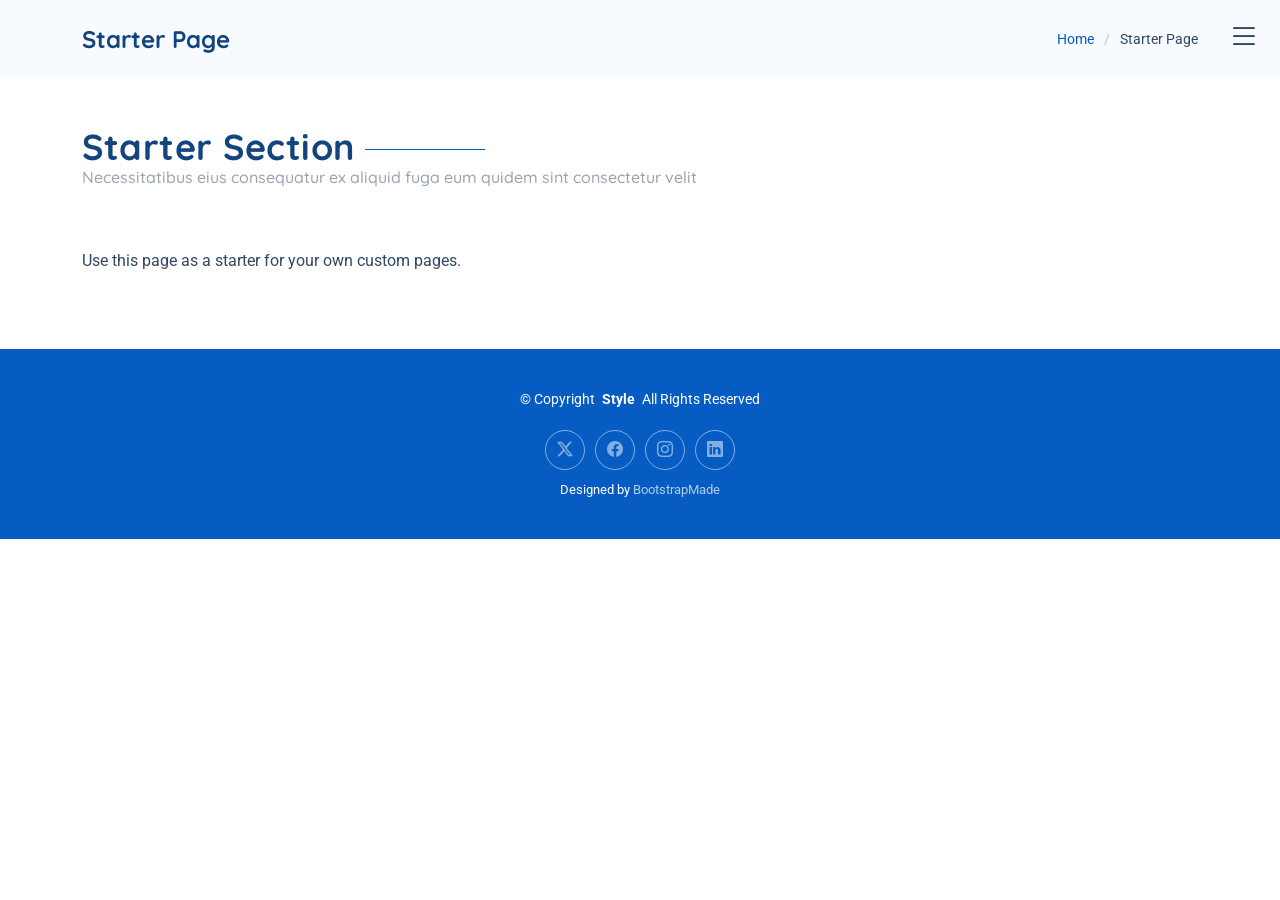
<file: starter-page.html>
<!DOCTYPE html>
<html lang="en">

<head>
  <meta charset="utf-8">
  <meta content="width=device-width, initial-scale=1.0" name="viewport">
  <title>Ahmed Hamdi | Portfolio</title>
  <meta name="description" content="Ahmed Hamdi - Full-Stack Developer Portfolio.">
  <meta name="keywords" content="Ahmed Hamdi, Full-Stack Developer, .NET Core, Angular, Software Engineer, Portfolio">

  <!-- Favicons -->
  <link href="assets/img/profile/profile-square-1.webp" rel="icon" type="image/webp">
  <link href="assets/img/profile/profile-square-1.webp" rel="apple-touch-icon">

  <!-- Fonts -->
  <link href="https://fonts.googleapis.com" rel="preconnect">
  <link href="https://fonts.gstatic.com" rel="preconnect" crossorigin>
  <link href="https://fonts.googleapis.com/css2?family=Roboto:ital,wght@0,100;0,300;0,400;0,500;0,700;0,900;1,100;1,300;1,400;1,500;1,700;1,900&family=Open+Sans:ital,wght@0,300;0,400;0,500;0,600;0,700;0,800;1,300;1,400;1,500;1,600;1,700;1,800&family=Quicksand:wght@300;400;500;600;700&display=swap" rel="stylesheet">

  <!-- Vendor CSS Files -->
  <link href="assets/vendor/bootstrap/css/bootstrap.min.css" rel="stylesheet">
  <link href="assets/vendor/bootstrap-icons/bootstrap-icons.css" rel="stylesheet">
  <link href="assets/vendor/aos/aos.css" rel="stylesheet">
  <link href="assets/vendor/glightbox/css/glightbox.min.css" rel="stylesheet">
  <link href="assets/vendor/swiper/swiper-bundle.min.css" rel="stylesheet">

  <!-- Main CSS File -->
  <link href="assets/css/main.css" rel="stylesheet">

  <!-- =======================================================
  * Template Name: Style
  * Template URL: https://bootstrapmade.com/style-bootstrap-portfolio-template/
  * Updated: Jul 02 2025 with Bootstrap v5.3.7
  * Author: BootstrapMade.com
  * License: https://bootstrapmade.com/license/
  ======================================================== -->
</head>

<body class="starter-page-page">

  <header id="header" class="header d-flex align-items-center fixed-top">
    <div class="container-fluid position-relative d-flex align-items-center justify-content-between">

      <a href="index.html" class="logo d-flex align-items-center">
      </a>

      <nav id="navmenu" class="navmenu">

        <div class="profile-img">
          <img src="assets/img/profile/profile-square-1.webp" alt="Ahmed Hamdi" class="img-fluid rounded-circle">
        </div>

        <a href="index.html" class="logo d-flex align-items-center justify-content-center">
          <h1 class="sitename">Ahmed Hamdi</h1>
        </a>

        <div class="social-links text-center">
          <a href="https://www.linkedin.com/in/ahmed-hamdi-saeed/" target="_blank" rel="noopener noreferrer" class="linkedin"><i class="bi bi-linkedin"></i></a>
        </div>

        <ul>
          <li><a href="index.html#hero">Home</a></li>
          <li><a href="index.html#about">About</a></li>
          <li><a href="index.html#resume">Resume</a></li>
          <li><a href="index.html#portfolio">Portfolio</a></li>
        </ul>
        <i class="mobile-nav-toggle d-xl-none bi bi-list"></i>
      </nav>

    </div>
  </header>

  <main class="main">

    <!-- Page Title -->
    <div class="page-title light-background">
      <div class="container d-lg-flex justify-content-between align-items-center">
        <h1 class="mb-2 mb-lg-0">Starter Page</h1>
        <nav class="breadcrumbs">
          <ol>
            <li><a href="index.html">Home</a></li>
            <li class="current">Starter Page</li>
          </ol>
        </nav>
      </div>
    </div><!-- End Page Title -->

    <!-- Starter Section Section -->
    <section id="starter-section" class="starter-section section">

      <!-- Section Title -->
      <div class="container section-title">
        <h2>Starter Section</h2>
        <p>Necessitatibus eius consequatur ex aliquid fuga eum quidem sint consectetur velit</p>
      </div><!-- End Section Title -->

      <div class="container" data-aos="fade-up">
        <p>Use this page as a starter for your own custom pages.</p>
      </div>

    </section><!-- /Starter Section Section -->

  </main>

  <footer id="footer" class="footer dark-background">

    <div class="container">
      <div class="copyright text-center ">
        <p>© <span>Copyright</span> <strong class="px-1 sitename">Style</strong> <span>All Rights Reserved</span></p>
      </div>
      <div class="social-links d-flex justify-content-center">
        <a href=""><i class="bi bi-twitter-x"></i></a>
        <a href=""><i class="bi bi-facebook"></i></a>
        <a href=""><i class="bi bi-instagram"></i></a>
        <a href=""><i class="bi bi-linkedin"></i></a>
      </div>
      <div class="credits">
        <!-- All the links in the footer should remain intact. -->
        <!-- You can delete the links only if you've purchased the pro version. -->
        <!-- Licensing information: https://bootstrapmade.com/license/ -->
        <!-- Purchase the pro version with working PHP/AJAX contact form: [buy-url] -->
        Designed by <a href="https://bootstrapmade.com/">BootstrapMade</a>
      </div>
    </div>

  </footer>

  <!-- Scroll Top -->
  <a href="#" id="scroll-top" class="scroll-top d-flex align-items-center justify-content-center"><i class="bi bi-arrow-up-short"></i></a>

  <!-- Vendor JS Files -->
  <script src="assets/vendor/bootstrap/js/bootstrap.bundle.min.js"></script>
  <script src="assets/vendor/php-email-form/validate.js"></script>
  <script src="assets/vendor/aos/aos.js"></script>
  <script src="assets/vendor/purecounter/purecounter_vanilla.js"></script>
  <script src="assets/vendor/typed.js/typed.umd.js"></script>
  <script src="assets/vendor/waypoints/noframework.waypoints.js"></script>
  <script src="assets/vendor/glightbox/js/glightbox.min.js"></script>
  <script src="assets/vendor/imagesloaded/imagesloaded.pkgd.min.js"></script>
  <script src="assets/vendor/isotope-layout/isotope.pkgd.min.js"></script>
  <script src="assets/vendor/swiper/swiper-bundle.min.js"></script>

  <!-- Main JS File -->
  <script src="assets/js/main.js"></script>

</body>

</html>
</file>
<file: assets/css/main.css>
/**
* Template Name: Style
* Template URL: https://bootstrapmade.com/style-bootstrap-portfolio-template/
* Updated: Jul 02 2025 with Bootstrap v5.3.7
* Author: BootstrapMade.com
* License: https://bootstrapmade.com/license/
*/

@charset "UTF-8";

/*--------------------------------------------------------------
# Font & Color Variables
# Help: https://bootstrapmade.com/color-system/
--------------------------------------------------------------*/
/* Fonts */
:root {
  --default-font: "Roboto",  system-ui, -apple-system, "Segoe UI", Roboto, "Helvetica Neue", Arial, "Noto Sans", "Liberation Sans", sans-serif, "Apple Color Emoji", "Segoe UI Emoji", "Segoe UI Symbol", "Noto Color Emoji";
  --heading-font: "Quicksand",  sans-serif;
  --nav-font: "Open Sans",  sans-serif;
}

/* Global Colors - The following color variables are used throughout the website. Updating them here will change the color scheme of the entire website */
:root { 
  --background-color: #ffffff; /* Background color for the entire website, including individual sections */
  --default-color: #314862; /* Default color used for the majority of the text content across the entire website */
  --heading-color: #13447f; /* Color for headings, subheadings and title throughout the website */
  --accent-color: #065cc2; /* Accent color that represents your brand on the website. It's used for buttons, links, and other elements that need to stand out */
  --surface-color: #ffffff; /* The surface color is used as a background of boxed elements within sections, such as cards, icon boxes, or other elements that require a visual separation from the global background. */
  --contrast-color: #ffffff; /* Contrast color for text, ensuring readability against backgrounds of accent, heading, or default colors. */
}

/* Nav Menu Colors - The following color variables are used specifically for the navigation menu. They are separate from the global colors to allow for more customization options */
:root {
  --nav-color: #314862;  /* The default color of the main navmenu links */
  --nav-hover-color: #065cc2; /* Applied to main navmenu links when they are hovered over or active */
  --nav-mobile-background-color: #11427d; /* Used as the background color for mobile navigation menu */
  --nav-dropdown-background-color: #065cc2; /* Used as the background color for dropdown items that appear when hovering over primary navigation items */
  --nav-dropdown-color: #acc4e0; /* Used for navigation links of the dropdown items in the navigation menu. */
  --nav-dropdown-hover-color: #ffffff; /* Similar to --nav-hover-color, this color is applied to dropdown navigation links when they are hovered over. */
}

/* Color Presets - These classes override global colors when applied to any section or element, providing reuse of the sam color scheme. */

.light-background {
  --background-color: #f7faff;
  --surface-color: #ffffff;
}

.dark-background {
  --background-color: #065cc2;
  --default-color: #ffffff;
  --heading-color: #ffffff;
  --accent-color: #afcdf1;
  --surface-color: #2973cc;
  --contrast-color: #ffffff;
}

/* Smooth scroll */
:root {
  scroll-behavior: smooth;
}

/*--------------------------------------------------------------
# General Styling & Shared Classes
--------------------------------------------------------------*/
body {
  color: var(--default-color);
  background-color: var(--background-color);
  font-family: var(--default-font);
}

a {
  color: var(--accent-color);
  text-decoration: none;
  transition: 0.3s;
}

a:hover {
  color: color-mix(in srgb, var(--accent-color), transparent 25%);
  text-decoration: none;
}

h1,
h2,
h3,
h4,
h5,
h6 {
  color: var(--heading-color);
  font-family: var(--heading-font);
}

/* PHP Email Form Messages
------------------------------*/
.php-email-form .error-message {
  display: none;
  background: #df1529;
  color: #ffffff;
  text-align: left;
  padding: 15px;
  margin-bottom: 24px;
  font-weight: 600;
}

.php-email-form .sent-message {
  display: none;
  color: #ffffff;
  background: #059652;
  text-align: center;
  padding: 15px;
  margin-bottom: 24px;
  font-weight: 600;
}

.php-email-form .loading {
  display: none;
  background: var(--surface-color);
  text-align: center;
  padding: 15px;
  margin-bottom: 24px;
}

.php-email-form .loading:before {
  content: "";
  display: inline-block;
  border-radius: 50%;
  width: 24px;
  height: 24px;
  margin: 0 10px -6px 0;
  border: 3px solid var(--accent-color);
  border-top-color: var(--surface-color);
  animation: php-email-form-loading 1s linear infinite;
}

@keyframes php-email-form-loading {
  0% {
    transform: rotate(0deg);
  }

  100% {
    transform: rotate(360deg);
  }
}

/*--------------------------------------------------------------
# Global Header
--------------------------------------------------------------*/
.header {
  --background-color: rgba(255, 255, 255, 0);
  color: var(--default-color);
  background-color: var(--background-color);
  padding: 15px 0;
  transition: all 0.5s;
  z-index: 997;
}

.header .logo {
  line-height: 1;
}

.header .logo img {
  max-height: 32px;
  margin-right: 8px;
}

.header .logo h1 {
  font-size: 30px;
  margin: 0;
  font-weight: 700;
  color: var(--heading-color);
}

/*--------------------------------------------------------------
# Navigation Menu
--------------------------------------------------------------*/
/* Navmenu */
.mobile-nav-toggle {
  color: var(--nav-color);
  position: fixed;
  top: 20px;
  right: 20px;
  font-size: 32px;
  line-height: 0;
  cursor: pointer;
  display: block !important;
  z-index: 998;
  transition: 0.3s;
}

.mobile-nav-toggle:hover {
  color: var(--nav-hover-color);
}

.navmenu {
  position: fixed;
  top: 0;
  bottom: 0;
  right: -300px;
  z-index: 997;
  transition: 0.3s;
  width: 300px;
  overflow: hidden;
}

.navmenu .profile-img img {
  margin: 15px auto;
  display: block;
  width: 160px;
  border: 8px solid color-mix(in srgb, var(--contrast-color), transparent 85%);
}

.navmenu .logo {
  line-height: 1;
  margin-bottom: 15px;
}

.navmenu .logo img {
  max-height: 32px;
  margin-right: 8px;
}

.navmenu .logo h1 {
  font-size: 24px;
  margin: 0;
  font-weight: 700;
  color: var(--contrast-color);
}

.navmenu .social-links {
  margin: 0 0 20px 0;
}

.navmenu .social-links a {
  font-size: 16px;
  display: inline-flex;
  align-items: center;
  justify-content: center;
  padding: 0;
  background: color-mix(in srgb, var(--contrast-color), transparent 90%);
  color: var(--contrast-color);
  margin: 0 2px;
  border-radius: 50%;
  width: 40px;
  height: 40px;
  transition: 0.3s;
}

.navmenu .social-links a i {
  margin: 0;
}

.navmenu .social-links a:hover {
  color: var(--contrast-color);
  background: var(--accent-color);
}

.navmenu ul {
  display: block;
  list-style: none;
  padding: 10px 0;
  margin: 0;
  overflow-y: auto;
  transition: 0.3s;
  z-index: 998;
}

.navmenu a,
.navmenu a:focus {
  color: var(--nav-dropdown-color);
  padding: 10px 20px;
  font-family: var(--nav-font);
  font-size: 17px;
  font-weight: 500;
  display: flex;
  align-items: center;
  justify-content: space-between;
  white-space: nowrap;
  transition: 0.3s;
}

.navmenu a i,
.navmenu a:focus i {
  font-size: 12px;
  line-height: 0;
  margin-left: 5px;
  width: 30px;
  height: 30px;
  display: flex;
  align-items: center;
  justify-content: center;
  border-radius: 50%;
  transition: 0.3s;
  background-color: color-mix(in srgb, var(--accent-color), transparent 90%);
}

.navmenu a i:hover,
.navmenu a:focus i:hover {
  background-color: var(--accent-color);
  color: var(--contrast-color);
}

.navmenu a:hover,
.navmenu .active,
.navmenu .active:focus {
  color: var(--nav-dropdown-hover-color);
}

.navmenu .active i,
.navmenu .active:focus i {
  background-color: var(--accent-color);
  color: var(--contrast-color);
  transform: rotate(180deg);
}

.navmenu .dropdown ul {
  position: static;
  display: none;
  z-index: 99;
  padding: 10px 0;
  margin: 10px 20px;
  box-shadow: none;
  transition: all 0.5s ease-in-out;
}

.navmenu .dropdown>.dropdown-active {
  display: block;
  background-color: var(--nav-dropdown-background-color);
  border: 1px solid color-mix(in srgb, var(--nav-dropdown-color), transparent 90%);
}

.mobile-nav-active {
  overflow: hidden;
}

.mobile-nav-active .mobile-nav-toggle {
  right: 310px;
  font-size: 36px;
}

.mobile-nav-active .navmenu {
  position: fixed;
  overflow: hidden;
  top: 0;
  bottom: 0;
  right: 0;
  background-color: var(--nav-mobile-background-color);
  transition: 0.3s;
}

/*--------------------------------------------------------------
# Global Footer
--------------------------------------------------------------*/
.footer {
  color: var(--default-color);
  background-color: var(--background-color);
  font-size: 14px;
  padding: 40px 0;
  position: relative;
}

.footer .copyright p {
  margin-bottom: 0;
}

.footer .social-links {
  margin-top: 20px;
}

.footer .social-links a {
  display: flex;
  align-items: center;
  justify-content: center;
  width: 40px;
  height: 40px;
  border-radius: 50%;
  border: 1px solid color-mix(in srgb, var(--default-color), transparent 50%);
  font-size: 16px;
  color: color-mix(in srgb, var(--default-color), transparent 50%);
  margin: 0 5px;
  transition: 0.3s;
}

.footer .social-links a:hover {
  color: var(--accent-color);
  border-color: var(--accent-color);
}

.footer .credits {
  margin-top: 10px;
  font-size: 13px;
  text-align: center;
}

/*--------------------------------------------------------------
# Scroll Top Button
--------------------------------------------------------------*/
.scroll-top {
  position: fixed;
  visibility: hidden;
  opacity: 0;
  right: 15px;
  bottom: -15px;
  z-index: 99999;
  background-color: var(--accent-color);
  width: 44px;
  height: 44px;
  border-radius: 50px;
  transition: all 0.4s;
}

.scroll-top i {
  font-size: 24px;
  color: var(--contrast-color);
  line-height: 0;
}

.scroll-top:hover {
  background-color: color-mix(in srgb, var(--accent-color), transparent 20%);
  color: var(--contrast-color);
}

.scroll-top.active {
  visibility: visible;
  opacity: 1;
  bottom: 15px;
}

/*--------------------------------------------------------------
# Disable aos animation delay on mobile devices
--------------------------------------------------------------*/
@media screen and (max-width: 768px) {
  [data-aos-delay] {
    transition-delay: 0 !important;
  }
}

/*--------------------------------------------------------------
# Global Page Titles & Breadcrumbs
--------------------------------------------------------------*/
.page-title {
  color: var(--default-color);
  background-color: var(--background-color);
  padding: 25px 0;
  position: relative;
}

.page-title h1 {
  font-size: 24px;
  font-weight: 700;
}

.page-title .breadcrumbs ol {
  display: flex;
  flex-wrap: wrap;
  list-style: none;
  padding: 0;
  margin: 0;
  font-size: 14px;
  font-weight: 400;
}

.page-title .breadcrumbs ol li+li {
  padding-left: 10px;
}

.page-title .breadcrumbs ol li+li::before {
  content: "/";
  display: inline-block;
  padding-right: 10px;
  color: color-mix(in srgb, var(--default-color), transparent 70%);
}

/*--------------------------------------------------------------
# Global Sections
--------------------------------------------------------------*/
section,
.section {
  color: var(--default-color);
  background-color: var(--background-color);
  padding: 60px 0;
  overflow: clip;
}

/*--------------------------------------------------------------
# Global Section Titles
--------------------------------------------------------------*/
.section-title {
  padding-bottom: 60px;
  position: relative;
}

.section-title h2 {
  font-size: 36px;
  font-weight: 700;
  padding: 0;
  line-height: 1px;
  margin: 0;
  letter-spacing: 0.5px;
  position: relative;
}

.section-title h2::after {
  content: "";
  width: 120px;
  height: 1px;
  display: inline-block;
  background: var(--accent-color);
  margin: 10px 10px;
}

.section-title p {
  color: color-mix(in srgb, var(--default-color), transparent 50%);
  margin: 5px 0 0 0;
  font-size: 16px;
  font-weight: 500;
  font-family: var(--heading-font);
}

/*--------------------------------------------------------------
# Hero Section
--------------------------------------------------------------*/
.hero {
  padding: 120px 0;
  position: relative;
  overflow: hidden;
  min-height: 100vh;
  display: flex;
  align-items: center;
}

.hero::before {
  content: "";
  position: absolute;
  top: 0;
  left: 0;
  right: 0;
  bottom: 0;
  background: url("../img/bg/abstract-bg-1.webp") no-repeat center center;
  background-size: cover;
  opacity: 0.08;
  z-index: 1;
}

.hero .container {
  position: relative;
  z-index: 2;
}

@media (max-width: 991px) {
  .hero .hero-content {
    padding: 60px 30px;
    text-align: center;
  }
}

@media (max-width: 576px) {
  .hero .hero-content {
    padding: 40px 20px;
  }
}

.hero .content-wrapper {
  max-width: 600px;
}

.hero .hero-title {
  font-size: 3.5rem;
  font-weight: 700;
  margin-bottom: 1.5rem;
  line-height: 1.2;
}

@media (max-width: 768px) {
  .hero .hero-title {
    font-size: 2.8rem;
  }
}

@media (max-width: 576px) {
  .hero .hero-title {
    font-size: 2.2rem;
  }
}

.hero .hero-title .typed {
  color: var(--accent-color);
  position: relative;
}

.hero .lead {
  font-size: 1.2rem;
  color: color-mix(in srgb, var(--default-color), transparent 20%);
  margin-bottom: 3rem;
  line-height: 1.6;
}

@media (max-width: 768px) {
  .hero .lead {
    font-size: 1.1rem;
    margin-bottom: 2rem;
  }
}

.hero .hero-stats {
  display: flex;
  gap: 2rem;
  margin-bottom: 3rem;
}

@media (max-width: 768px) {
  .hero .hero-stats {
    justify-content: center;
    gap: 1.5rem;
    margin-bottom: 2rem;
  }
}

@media (max-width: 576px) {
  .hero .hero-stats {
    flex-direction: column;
    gap: 1rem;
  }
}

.hero .hero-stats .stat-item {
  display: flex;
  flex-direction: column;
  align-items: center;
}

.hero .hero-stats .stat-item .purecounter {
  font-size: 2rem;
  font-weight: 700;
  color: var(--accent-color);
  line-height: 1;
}

.hero .hero-stats .stat-item .stat-label {
  font-size: 0.9rem;
  color: color-mix(in srgb, var(--default-color), transparent 40%);
  margin-top: 0.25rem;
}

.hero .hero-actions {
  display: flex;
  gap: 1rem;
  margin-bottom: 3rem;
}

@media (max-width: 768px) {
  .hero .hero-actions {
    justify-content: center;
    margin-bottom: 2rem;
  }
}

@media (max-width: 576px) {
  .hero .hero-actions {
    flex-direction: column;
    align-items: center;
  }
}

.hero .hero-actions .btn {
  padding: 12px 30px;
  font-weight: 600;
  border-radius: 50px;
  text-decoration: none;
  transition: all 0.3s ease;
}

.hero .hero-actions .btn.btn-primary {
  background-color: var(--accent-color);
  color: var(--contrast-color);
  border: 2px solid var(--accent-color);
}

.hero .hero-actions .btn.btn-primary:hover {
  background-color: transparent;
  color: var(--accent-color);
}

.hero .hero-actions .btn.btn-outline {
  background-color: transparent;
  color: var(--default-color);
  border: 2px solid color-mix(in srgb, var(--default-color), transparent 70%);
}

.hero .hero-actions .btn.btn-outline:hover {
  background-color: var(--accent-color);
  color: var(--contrast-color);
  border-color: var(--accent-color);
}

.hero .social-links {
  display: flex;
  gap: 1rem;
}

@media (max-width: 768px) {
  .hero .social-links {
    justify-content: center;
  }
}

.hero .social-links a {
  width: 45px;
  height: 45px;
  display: flex;
  align-items: center;
  justify-content: center;
  border-radius: 50%;
  background-color: var(--surface-color);
  color: var(--default-color);
  text-decoration: none;
  transition: all 0.3s ease;
  box-shadow: 0 2px 10px color-mix(in srgb, var(--default-color), transparent 90%);
}

.hero .social-links a:hover {
  background-color: var(--accent-color);
  color: var(--contrast-color);
  transform: translateY(-3px);
}

.hero .social-links a i {
  font-size: 1.2rem;
}

.hero .hero-image {
  position: relative;
  display: flex;
  align-items: center;
  justify-content: center;
  padding: 60px 30px;
}

@media (max-width: 991px) {
  .hero .hero-image {
    min-height: auto;
    padding: 40px 30px;
  }
}

.hero .image-container {
  position: relative;
  max-width: 500px;
  width: 100%;
}

.hero .hero-main-image {
  border-radius: 20px;
  box-shadow: 0 20px 60px color-mix(in srgb, var(--default-color), transparent 85%);
  position: relative;
  z-index: 2;
}

.hero .image-overlay {
  position: absolute;
  top: 20px;
  left: 20px;
  right: -20px;
  bottom: -20px;
  background: linear-gradient(45deg, var(--accent-color), color-mix(in srgb, var(--accent-color), transparent 30%));
  border-radius: 20px;
  z-index: 1;
}

.hero .floating-elements {
  position: absolute;
  top: 0;
  left: 0;
  right: 0;
  bottom: 0;
  z-index: 3;
}

.hero .floating-card {
  position: absolute;
  background-color: var(--surface-color);
  padding: 15px 20px;
  border-radius: 15px;
  box-shadow: 0 10px 30px color-mix(in srgb, var(--default-color), transparent 90%);
  display: flex;
  align-items: center;
  gap: 10px;
  white-space: nowrap;
  animation: float 6s ease-in-out infinite;
}

@media (max-width: 768px) {
  .hero .floating-card {
    padding: 10px 15px;
    font-size: 0.9rem;
  }
}

.hero .floating-card i {
  font-size: 1.5rem;
  color: var(--accent-color);
}

@media (max-width: 768px) {
  .hero .floating-card i {
    font-size: 1.2rem;
  }
}

.hero .floating-card span {
  font-weight: 600;
  color: var(--default-color);
}

.hero .floating-card.card-1 {
  top: 10%;
  left: -10%;
  animation-delay: 0s;
}

@media (max-width: 768px) {
  .hero .floating-card.card-1 {
    top: 5%;
    left: -5%;
  }
}

.hero .floating-card.card-2 {
  top: 60%;
  right: -15%;
  animation-delay: 2s;
}

@media (max-width: 768px) {
  .hero .floating-card.card-2 {
    top: 70%;
    right: -10%;
  }
}

.hero .floating-card.card-3 {
  bottom: 15%;
  left: -5%;
  animation-delay: 4s;
}

@media (max-width: 768px) {
  .hero .floating-card.card-3 {
    bottom: 10%;
    left: 0%;
  }
}

@keyframes float {

  0%,
  100% {
    transform: translateY(0px);
  }

  50% {
    transform: translateY(-20px);
  }
}

/*--------------------------------------------------------------
# About Section
--------------------------------------------------------------*/
.about .profile-image-wrapper {
  position: relative;
}

.about .profile-image-wrapper .profile-image {
  position: relative;
  width: 280px;
  height: 280px;
  margin: 0 auto 40px;
  border-radius: 50%;
  overflow: hidden;
  border: 5px solid var(--accent-color);
  box-shadow: 0 10px 30px color-mix(in srgb, var(--accent-color), transparent 80%);
}

.about .profile-image-wrapper .profile-image img {
  width: 100%;
  height: 100%;
  object-fit: cover;
}

@media (max-width: 768px) {
  .about .profile-image-wrapper .profile-image {
    width: 200px;
    height: 200px;
  }
}

.about .profile-image-wrapper .signature-section {
  text-align: center;
}

.about .profile-image-wrapper .signature-section .signature {
  max-width: 200px;
  height: auto;
  margin-bottom: 15px;
  opacity: 0.8;
}

.about .profile-image-wrapper .signature-section .quote {
  font-style: italic;
  color: color-mix(in srgb, var(--default-color), transparent 30%);
  font-size: 14px;
  margin: 0;
  max-width: 250px;
  margin: 0 auto;
}

.about .about-content .intro {
  margin-bottom: 40px;
}

.about .about-content .intro h2 {
  font-size: 2.5rem;
  margin-bottom: 20px;
  font-weight: 700;
}

@media (max-width: 768px) {
  .about .about-content .intro h2 {
    font-size: 2rem;
    text-align: center;
  }
}

.about .about-content .intro p {
  font-size: 16px;
  line-height: 1.7;
  color: color-mix(in srgb, var(--default-color), transparent 20%);
}

@media (max-width: 768px) {
  .about .about-content .intro p {
    text-align: center;
  }
}

.about .about-content .skills-grid {
  display: grid;
  grid-template-columns: repeat(auto-fit, minmax(200px, 1fr));
  gap: 20px;
  margin-bottom: 40px;
}

.about .about-content .skills-grid .skill-item {
  text-align: center;
  padding: 20px;
  border-radius: 10px;
  background: color-mix(in srgb, var(--accent-color), transparent 94%);
  border: 1px solid color-mix(in srgb, var(--accent-color), transparent 85%);
  transition: all 0.3s ease;
}

.about .about-content .skills-grid .skill-item:hover {
  transform: translateY(-5px);
  box-shadow: 0 10px 25px color-mix(in srgb, var(--accent-color), transparent 85%);
}

.about .about-content .skills-grid .skill-item .skill-icon {
  width: 60px;
  height: 60px;
  margin: 0 auto 15px;
  display: flex;
  align-items: center;
  justify-content: center;
  background: var(--accent-color);
  border-radius: 50%;
  color: var(--contrast-color);
  font-size: 24px;
}

.about .about-content .skills-grid .skill-item h4 {
  font-size: 18px;
  margin-bottom: 10px;
  color: var(--heading-color);
}

.about .about-content .skills-grid .skill-item p {
  font-size: 14px;
  color: color-mix(in srgb, var(--default-color), transparent 30%);
  margin: 0;
}

.about .about-content .journey-timeline {
  margin-bottom: 40px;
}

.about .about-content .journey-timeline .timeline-item {
  display: flex;
  align-items: center;
  margin-bottom: 20px;
  padding: 15px;
  border-left: 3px solid var(--accent-color);
  background: color-mix(in srgb, var(--surface-color), transparent 30%);
  border-radius: 0 8px 8px 0;
  transition: all 0.3s ease;
}

.about .about-content .journey-timeline .timeline-item:hover {
  background: color-mix(in srgb, var(--accent-color), transparent 95%);
  border-left-color: color-mix(in srgb, var(--accent-color), transparent 10%);
}

.about .about-content .journey-timeline .timeline-item:last-child {
  margin-bottom: 0;
}

.about .about-content .journey-timeline .timeline-item .year {
  font-weight: 700;
  color: var(--accent-color);
  font-size: 18px;
  min-width: 80px;
  margin-right: 20px;
}

.about .about-content .journey-timeline .timeline-item .description {
  color: color-mix(in srgb, var(--default-color), transparent 20%);
  font-size: 15px;
  line-height: 1.5;
}

@media (max-width: 576px) {
  .about .about-content .journey-timeline .timeline-item {
    flex-direction: column;
    align-items: flex-start;
  }

  .about .about-content .journey-timeline .timeline-item .year {
    margin-right: 0;
    margin-bottom: 8px;
  }
}

.about .about-content .cta-section .fun-fact {
  display: flex;
  align-items: center;
  justify-content: center;
  margin-bottom: 30px;
  padding: 15px 25px;
  background: color-mix(in srgb, var(--accent-color), transparent 94%);
  border-radius: 50px;
  border: 1px solid color-mix(in srgb, var(--accent-color), transparent 85%);
}

.about .about-content .cta-section .fun-fact .emoji {
  font-size: 20px;
  margin-right: 10px;
}

.about .about-content .cta-section .fun-fact .text {
  color: color-mix(in srgb, var(--default-color), transparent 20%);
  font-size: 14px;
  font-weight: 500;
}

@media (max-width: 768px) {
  .about .about-content .cta-section .fun-fact {
    justify-content: center;
    text-align: center;
  }
}

.about .about-content .cta-section .action-buttons {
  display: flex;
  gap: 15px;
  justify-content: center;
}

@media (max-width: 576px) {
  .about .about-content .cta-section .action-buttons {
    flex-direction: column;
    align-items: center;
  }
}

.about .about-content .cta-section .action-buttons .btn {
  padding: 12px 30px;
  font-weight: 600;
  border-radius: 50px;
  text-decoration: none;
  transition: all 0.3s ease;
  font-size: 15px;
}

.about .about-content .cta-section .action-buttons .btn.btn-primary {
  background: var(--accent-color);
  color: var(--contrast-color);
  border: 2px solid var(--accent-color);
}

.about .about-content .cta-section .action-buttons .btn.btn-primary:hover {
  background: color-mix(in srgb, var(--accent-color), black 10%);
  border-color: color-mix(in srgb, var(--accent-color), black 10%);
  transform: translateY(-2px);
}

.about .about-content .cta-section .action-buttons .btn.btn-outline {
  background: transparent;
  color: var(--accent-color);
  border: 2px solid var(--accent-color);
}

.about .about-content .cta-section .action-buttons .btn.btn-outline:hover {
  background: var(--accent-color);
  color: var(--contrast-color);
  transform: translateY(-2px);
}

@media (max-width: 992px) {
  .about .profile-image-wrapper {
    margin-bottom: 40px;
  }
}

/*--------------------------------------------------------------
# Skills Section
--------------------------------------------------------------*/
.skills .skills-grid .skill-card {
  background: linear-gradient(135deg, var(--surface-color) 0%, color-mix(in srgb, var(--surface-color), var(--accent-color) 5%) 100%);
  border-radius: 15px;
  padding: 30px;
  height: 100%;
  position: relative;
  overflow: hidden;
  border: 1px solid color-mix(in srgb, var(--accent-color), transparent 85%);
  transition: all 0.3s ease;
}

.skills .skills-grid .skill-card:before {
  content: "";
  position: absolute;
  top: 0;
  left: 0;
  width: 100%;
  height: 3px;
  background: linear-gradient(90deg, var(--accent-color), color-mix(in srgb, var(--accent-color), var(--heading-color) 30%));
}

.skills .skills-grid .skill-card:hover {
  transform: translateY(-10px);
  box-shadow: 0 20px 40px color-mix(in srgb, var(--accent-color), transparent 80%);
  border-color: color-mix(in srgb, var(--accent-color), transparent 60%);
}

.skills .skills-grid .skill-card .skill-header {
  display: flex;
  align-items: center;
  margin-bottom: 25px;
  gap: 15px;
}

.skills .skills-grid .skill-card .skill-header i {
  font-size: 28px;
  color: var(--accent-color);
  width: 50px;
  height: 50px;
  display: flex;
  align-items: center;
  justify-content: center;
  background: color-mix(in srgb, var(--accent-color), transparent 90%);
  border-radius: 12px;
}

.skills .skills-grid .skill-card .skill-header h3 {
  font-size: 20px;
  margin: 0;
  color: var(--heading-color);
}

.skills .skills-grid .skill-card .skill-item {
  margin-bottom: 20px;
}

.skills .skills-grid .skill-card .skill-item:last-child {
  margin-bottom: 0;
}

.skills .skills-grid .skill-card .skill-item .skill-info {
  display: flex;
  justify-content: space-between;
  align-items: center;
  margin-bottom: 8px;
}

.skills .skills-grid .skill-card .skill-item .skill-info .skill-name {
  font-weight: 600;
  color: var(--heading-color);
  font-size: 15px;
}

.skills .skills-grid .skill-card .skill-item .skill-info .skill-percentage {
  font-size: 14px;
  font-weight: 700;
  color: var(--accent-color);
}

.skills .skills-grid .skill-card .skill-item .skill-bar {
  height: 6px;
  background: color-mix(in srgb, var(--default-color), transparent 92%);
  border-radius: 10px;
  overflow: hidden;
  position: relative;
}

.skills .skills-grid .skill-card .skill-item .skill-bar .progress-bar {
  height: 100%;
  background: linear-gradient(45deg, var(--accent-color), color-mix(in srgb, var(--accent-color), var(--heading-color) 20%));
  border-radius: 10px;
  width: 0;
  transition: width 1.8s cubic-bezier(0.4, 0, 0.2, 1);
  position: relative;
}

.skills .skills-grid .skill-card .skill-item .skill-bar .progress-bar:after {
  content: "";
  position: absolute;
  top: 0;
  left: 0;
  right: 0;
  bottom: 0;
  background: linear-gradient(90deg, transparent, rgba(255, 255, 255, 0.3), transparent);
  animation: shimmer 2s infinite;
}

.skills .skills-summary {
  background: var(--surface-color);
  padding: 40px 30px;
  border-radius: 15px;
  height: fit-content;
  position: sticky;
  top: 20px;
  box-shadow: 0 10px 30px color-mix(in srgb, var(--default-color), transparent 90%);
}

.skills .skills-summary h3 {
  color: var(--heading-color);
  margin-bottom: 20px;
  font-size: 24px;
}

.skills .skills-summary p {
  color: color-mix(in srgb, var(--default-color), transparent 20%);
  margin-bottom: 30px;
  line-height: 1.6;
}

.skills .skills-summary .summary-stats {
  margin-bottom: 30px;
}

.skills .skills-summary .summary-stats .stat-item {
  display: flex;
  align-items: center;
  margin-bottom: 20px;
  gap: 15px;
}

.skills .skills-summary .summary-stats .stat-item:last-child {
  margin-bottom: 0;
}

.skills .skills-summary .summary-stats .stat-item .stat-circle {
  width: 50px;
  height: 50px;
  border-radius: 50%;
  background: linear-gradient(135deg, var(--accent-color), color-mix(in srgb, var(--accent-color), var(--heading-color) 30%));
  display: flex;
  align-items: center;
  justify-content: center;
  flex-shrink: 0;
}

.skills .skills-summary .summary-stats .stat-item .stat-circle i {
  color: var(--contrast-color);
  font-size: 20px;
}

.skills .skills-summary .summary-stats .stat-item .stat-info .stat-number {
  display: block;
  font-size: 24px;
  font-weight: 700;
  color: var(--heading-color);
  line-height: 1;
}

.skills .skills-summary .summary-stats .stat-item .stat-info .stat-label {
  font-size: 14px;
  color: color-mix(in srgb, var(--default-color), transparent 30%);
}

.skills .skills-summary .skills-badges h4 {
  color: var(--heading-color);
  margin-bottom: 15px;
  font-size: 18px;
}

.skills .skills-summary .skills-badges .badge-list {
  display: flex;
  flex-wrap: wrap;
  gap: 10px;
}

.skills .skills-summary .skills-badges .badge-list .skill-badge {
  background: linear-gradient(45deg, var(--accent-color), color-mix(in srgb, var(--accent-color), var(--heading-color) 20%));
  color: var(--contrast-color);
  padding: 8px 16px;
  border-radius: 20px;
  font-size: 12px;
  font-weight: 600;
  text-transform: uppercase;
  letter-spacing: 0.5px;
}

@keyframes shimmer {
  0% {
    transform: translateX(-100%);
  }

  100% {
    transform: translateX(100%);
  }
}

@media (max-width: 991px) {
  .skills .skills-summary {
    margin-top: 30px;
    position: relative;
    top: auto;
  }
}

@media (max-width: 767px) {
  .skills .skills-grid .skill-card {
    padding: 25px 20px;
  }

  .skills .skills-grid .skill-card .skill-header {
    flex-direction: column;
    text-align: center;
    gap: 10px;
  }

  .skills .skills-grid .skill-card .skill-header h3 {
    font-size: 18px;
  }

  .skills .skills-summary {
    padding: 30px 20px;
  }

  .skills .skills-summary .summary-stats .stat-item .stat-circle {
    width: 45px;
    height: 45px;
  }

  .skills .skills-summary .summary-stats .stat-item .stat-circle i {
    font-size: 18px;
  }

  .skills .skills-summary .summary-stats .stat-item .stat-info .stat-number {
    font-size: 20px;
  }
}

/*--------------------------------------------------------------
# Resume Section
--------------------------------------------------------------*/
.resume .section-header {
  margin-bottom: 2.5rem;
}

.resume .section-header h2 {
  font-size: 1.8rem;
  font-weight: 700;
  margin-bottom: 1rem;
  display: flex;
  align-items: center;
  gap: 0.75rem;
}

.resume .section-header h2 i {
  color: var(--accent-color);
  font-size: 1.5rem;
}

.resume .section-header .section-subtitle {
  color: color-mix(in srgb, var(--default-color), transparent 30%);
  font-size: 1rem;
  line-height: 1.6;
}

.resume .experience-section {
  padding-right: 1.5rem;
}

.resume .experience-section .experience-cards .experience-card {
  background: var(--surface-color);
  border: 1px solid color-mix(in srgb, var(--default-color), transparent 90%);
  border-radius: 12px;
  padding: 1.8rem;
  margin-bottom: 1.5rem;
  transition: all 0.3s ease;
  position: relative;
  overflow: hidden;
}

.resume .experience-section .experience-cards .experience-card::before {
  content: "";
  position: absolute;
  top: 0;
  left: 0;
  width: 4px;
  height: 100%;
  background: linear-gradient(135deg, var(--accent-color), color-mix(in srgb, var(--accent-color), transparent 30%));
}

.resume .experience-section .experience-cards .experience-card:hover {
  box-shadow: 0 8px 30px color-mix(in srgb, var(--default-color), transparent 85%);
  transform: translateY(-5px);
}

.resume .experience-section .experience-cards .experience-card .card-header {
  display: flex;
  justify-content: space-between;
  align-items: flex-start;
  margin-bottom: 1rem;
}

.resume .experience-section .experience-cards .experience-card .card-header .role-info h3 {
  color: var(--heading-color);
  font-size: 1.25rem;
  font-weight: 600;
  margin-bottom: 0.25rem;
}

.resume .experience-section .experience-cards .experience-card .card-header .role-info h4 {
  color: var(--accent-color);
  font-size: 1rem;
  font-weight: 500;
  margin: 0;
}

.resume .experience-section .experience-cards .experience-card .card-header .duration {
  background: color-mix(in srgb, var(--accent-color), transparent 90%);
  color: var(--accent-color);
  padding: 0.4rem 0.8rem;
  border-radius: 20px;
  font-size: 0.85rem;
  font-weight: 500;
  white-space: nowrap;
}

.resume .experience-section .experience-cards .experience-card .card-body p {
  color: color-mix(in srgb, var(--default-color), transparent 25%);
  margin-bottom: 1rem;
  line-height: 1.6;
}

.resume .experience-section .experience-cards .experience-card .card-body .achievements {
  margin: 0;
  padding-left: 0;
  list-style: none;
}

.resume .experience-section .experience-cards .experience-card .card-body .achievements li {
  position: relative;
  padding-left: 1.5rem;
  margin-bottom: 0.5rem;
  color: color-mix(in srgb, var(--default-color), transparent 15%);
  font-size: 0.9rem;
}

.resume .experience-section .experience-cards .experience-card .card-body .achievements li::before {
  content: "✓";
  position: absolute;
  left: 0;
  top: 0;
  color: var(--accent-color);
  font-weight: bold;
}

.resume .experience-section .experience-cards .experience-card .card-body .achievements li:last-child {
  margin-bottom: 0;
}

.resume .education-section {
  padding-left: 1.5rem;
}

.resume .education-section .education-timeline {
  position: relative;
}

.resume .education-section .education-timeline .timeline-track {
  position: absolute;
  left: 1rem;
  top: 2rem;
  bottom: 2rem;
  width: 2px;
  background: linear-gradient(to bottom, var(--accent-color), color-mix(in srgb, var(--accent-color), transparent 70%));
}

.resume .education-section .education-timeline .education-item {
  position: relative;
  padding-left: 3rem;
  margin-bottom: 2.5rem;
}

.resume .education-section .education-timeline .education-item:last-child {
  margin-bottom: 0;
}

.resume .education-section .education-timeline .education-item .timeline-marker {
  position: absolute;
  left: 0.5rem;
  top: 1.5rem;
  width: 1rem;
  height: 1rem;
  background: var(--accent-color);
  border: 3px solid var(--surface-color);
  border-radius: 50%;
  box-shadow: 0 0 0 4px color-mix(in srgb, var(--accent-color), transparent 85%);
}

.resume .education-section .education-timeline .education-item .education-content {
  background: var(--surface-color);
  border: 1px solid color-mix(in srgb, var(--default-color), transparent 90%);
  border-radius: 8px;
  padding: 1.5rem;
  transition: all 0.3s ease;
}

.resume .education-section .education-timeline .education-item .education-content:hover {
  box-shadow: 0 5px 20px color-mix(in srgb, var(--default-color), transparent 90%);
}

.resume .education-section .education-timeline .education-item .education-content .degree-header {
  display: flex;
  justify-content: space-between;
  align-items: flex-start;
  margin-bottom: 0.5rem;
}

.resume .education-section .education-timeline .education-item .education-content .degree-header h3 {
  color: var(--heading-color);
  font-size: 1.1rem;
  font-weight: 600;
  margin: 0;
  line-height: 1.3;
}

.resume .education-section .education-timeline .education-item .education-content .degree-header .year {
  background: var(--accent-color);
  color: var(--contrast-color);
  padding: 0.3rem 0.7rem;
  border-radius: 15px;
  font-size: 0.8rem;
  font-weight: 500;
  white-space: nowrap;
}

.resume .education-section .education-timeline .education-item .education-content .institution {
  color: color-mix(in srgb, var(--accent-color), transparent 20%);
  font-size: 1rem;
  font-weight: 500;
  margin-bottom: 0.8rem;
}

.resume .education-section .education-timeline .education-item .education-content p {
  color: color-mix(in srgb, var(--default-color), transparent 30%);
  margin: 0;
  font-size: 0.9rem;
  line-height: 1.5;
}

@media (max-width: 992px) {

  .resume .experience-section,
  .resume .education-section {
    padding-left: 0;
    padding-right: 0;
    margin-bottom: 3rem;
  }

  .resume .section-header h2 {
    font-size: 1.6rem;
  }

  .resume .experience-cards .experience-card .card-header {
    flex-direction: column;
    gap: 0.8rem;
  }

  .resume .experience-cards .experience-card .card-header .duration {
    align-self: flex-start;
  }

  .resume .education-timeline .education-item .education-content .degree-header {
    flex-direction: column;
    gap: 0.5rem;
  }

  .resume .education-timeline .education-item .education-content .degree-header .year {
    align-self: flex-start;
  }
}

@media (max-width: 576px) {
  .resume .section-header h2 {
    font-size: 1.4rem;
  }

  .resume .section-header h2 i {
    font-size: 1.2rem;
  }

  .resume .experience-cards .experience-card {
    padding: 1.3rem;
  }

  .resume .education-timeline .timeline-track {
    left: 0.5rem;
  }

  .resume .education-timeline .education-item {
    padding-left: 2rem;
  }

  .resume .education-timeline .education-item .timeline-marker {
    left: 0;
  }
}

/*--------------------------------------------------------------
# Services Section
--------------------------------------------------------------*/
.services .service-item {
  height: 100%;
  padding: 2rem;
  background-color: var(--surface-color);
  border-radius: 12px;
  box-shadow: 0 5px 25px -5px rgba(0, 0, 0, 0.05);
  transition: all 0.3s ease-in-out;
  position: relative;
  overflow: hidden;
}

.services .service-item::before {
  content: "";
  position: absolute;
  top: 0;
  left: 0;
  width: 3px;
  height: 0;
  background-color: var(--accent-color);
  transition: height 0.3s ease-in-out;
}

.services .service-item:hover {
  transform: translateY(-5px);
  box-shadow: 0 8px 30px -5px rgba(0, 0, 0, 0.08);
}

.services .service-item:hover::before {
  height: 100%;
}

.services .service-item:hover .icon i {
  transform: scale(1.1) rotate(5deg);
  color: var(--accent-color);
}

.services .service-item:hover .link-item i {
  transform: translateX(5px);
}

.services .service-item .icon {
  margin-bottom: 1.5rem;
}

.services .service-item .icon i {
  font-size: 2.5rem;
  color: color-mix(in srgb, var(--accent-color), transparent 15%);
  transition: all 0.3s ease-in-out;
}

.services .service-item h3 {
  font-size: 1.5rem;
  margin-bottom: 1rem;
  font-weight: 600;
  color: var(--heading-color);
  font-family: var(--heading-font);
}

.services .service-item p {
  color: color-mix(in srgb, var(--default-color), transparent 25%);
  font-size: 1rem;
  line-height: 1.6;
  margin-bottom: 1.5rem;
}

.services .service-item .card-links {
  margin-top: auto;
}

.services .service-item .card-links .link-item {
  display: inline-flex;
  align-items: center;
  color: var(--accent-color);
  font-weight: 500;
  font-size: 0.95rem;
  transition: color 0.3s ease;
}

.services .service-item .card-links .link-item i {
  margin-left: 0.5rem;
  font-size: 1.1rem;
  transition: transform 0.3s ease;
}

.services .service-item .card-links .link-item:hover {
  color: color-mix(in srgb, var(--accent-color), transparent 25%);
}

@media (max-width: 991px) {
  .services .card-item {
    padding: 1.75rem;
  }

  .services .card-item h3 {
    font-size: 1.35rem;
  }

  .services .card-item .icon i {
    font-size: 2.25rem;
  }
}

@media (max-width: 767px) {
  .services .card-item {
    padding: 1.5rem;
  }

  .services .card-item h3 {
    font-size: 1.25rem;
  }

  .services .card-item .icon i {
    font-size: 2rem;
  }

  .services .card-item:hover {
    transform: translateY(-3px);
  }
}

/*--------------------------------------------------------------
# Portfolio Section
--------------------------------------------------------------*/
.portfolio .portfolio-filters {
  display: flex;
  justify-content: center;
  flex-wrap: wrap;
  gap: 15px;
  padding: 0;
  margin: 0 0 40px;
  list-style: none;
}

.portfolio .portfolio-filters li {
  font-size: 15px;
  font-weight: 500;
  padding: 12px 25px;
  cursor: pointer;
  background: var(--surface-color);
  color: var(--default-color);
  border-radius: 30px;
  display: flex;
  align-items: center;
  gap: 8px;
  transition: all 0.3s ease;
}

.portfolio .portfolio-filters li i {
  font-size: 1.1em;
  transition: transform 0.3s ease;
}

.portfolio .portfolio-filters li:hover {
  color: var(--accent-color);
  transform: translateY(-2px);
  background: color-mix(in srgb, var(--accent-color), transparent 92%);
}

.portfolio .portfolio-filters li:hover i {
  transform: scale(1.1);
}

.portfolio .portfolio-filters li.filter-active {
  background: var(--accent-color);
  color: var(--contrast-color);
}

@media (max-width: 768px) {
  .portfolio .portfolio-filters {
    gap: 10px;
  }

  .portfolio .portfolio-filters li {
    padding: 8px 20px;
    font-size: 14px;
  }
}

.portfolio .portfolio-entry {
  position: relative;
  border-radius: 16px;
  overflow: hidden;
  background: var(--surface-color);
  box-shadow: 0 4px 30px rgba(0, 0, 0, 0.05);
}

.portfolio .portfolio-entry .entry-image {
  position: relative;
  margin: 0;
  overflow: hidden;
  aspect-ratio: 16/9;
}

.portfolio .portfolio-entry .entry-image img {
  width: 100%;
  height: 100%;
  object-fit: cover;
  transition: transform 0.6s cubic-bezier(0.4, 0, 0.2, 1);
}

.portfolio .portfolio-entry .entry-image .entry-overlay {
  position: absolute;
  inset: 0;
  background: linear-gradient(180deg, transparent 0%, rgba(0, 0, 0, 0.8) 100%);
  display: flex;
  align-items: flex-end;
  padding: 30px;
  opacity: 0;
  transform: translateY(20px);
  transition: all 0.4s cubic-bezier(0.4, 0, 0.2, 1);
}

.portfolio .portfolio-entry .entry-image .entry-overlay .overlay-content {
  width: 100%;
  transform: translateY(20px);
  transition: transform 0.4s cubic-bezier(0.4, 0, 0.2, 1);
}

.portfolio .portfolio-entry .entry-image .entry-overlay .entry-meta {
  color: var(--accent-color);
  font-size: 14px;
  font-weight: 500;
  text-transform: uppercase;
  letter-spacing: 1px;
  margin-bottom: 10px;
}

.portfolio .portfolio-entry .entry-image .entry-overlay .entry-title {
  color: var(--contrast-color);
  font-size: 24px;
  font-weight: 600;
  margin: 0 0 20px;
}

.portfolio .portfolio-entry .entry-image .entry-overlay .entry-links {
  display: flex;
  gap: 15px;
}

.portfolio .portfolio-entry .entry-image .entry-overlay .entry-links a {
  width: 46px;
  height: 46px;
  display: flex;
  align-items: center;
  justify-content: center;
  background: var(--surface-color);
  color: var(--accent-color);
  border-radius: 12px;
  font-size: 20px;
  transition: all 0.3s ease;
  opacity: 0;
  transform: translateY(20px);
}

.portfolio .portfolio-entry .entry-image .entry-overlay .entry-links a:hover {
  background: var(--accent-color);
  color: var(--contrast-color);
  transform: translateY(-2px);
}

.portfolio .portfolio-entry .entry-image .entry-overlay .entry-links a:nth-child(1) {
  transition-delay: 0.1s;
}

.portfolio .portfolio-entry .entry-image .entry-overlay .entry-links a:nth-child(2) {
  transition-delay: 0.2s;
}

.portfolio .portfolio-entry:hover .entry-image img {
  transform: scale(1.05);
}

.portfolio .portfolio-entry:hover .entry-image .entry-overlay {
  opacity: 1;
  transform: translateY(0);
}

.portfolio .portfolio-entry:hover .entry-image .entry-overlay .overlay-content {
  transform: translateY(0);
}

.portfolio .portfolio-entry:hover .entry-image .entry-overlay .entry-links a {
  opacity: 1;
  transform: translateY(0);
}

@media (max-width: 768px) {
  .portfolio .portfolio-entry .entry-image .entry-overlay {
    padding: 20px;
  }

  .portfolio .portfolio-entry .entry-image .entry-overlay .entry-title {
    font-size: 20px;
    margin-bottom: 15px;
  }

  .portfolio .portfolio-entry .entry-image .entry-overlay .entry-links a {
    width: 40px;
    height: 40px;
    font-size: 18px;
  }
}

.portfolio .portfolio-item .entry-image {
  aspect-ratio: 4/3;
}

@media (min-width: 1200px) {
  .portfolio .portfolio-item .entry-title {
    font-size: 20px;
  }
}

@media (min-width: 768px) {
  .portfolio .row {
    margin-left: -10px;
    margin-right: -10px;
  }

  .portfolio .row .portfolio-item {
    padding-left: 10px;
    padding-right: 10px;
  }
}

@media (min-width: 992px) {
  .portfolio .row {
    margin-left: -12px;
    margin-right: -12px;
  }

  .portfolio .row .portfolio-item {
    padding-left: 12px;
    padding-right: 12px;
  }
}

@media (min-width: 1200px) {
  .portfolio .row {
    margin-left: -15px;
    margin-right: -15px;
  }

  .portfolio .row .portfolio-item {
    padding-left: 15px;
    padding-right: 15px;
  }
}

@media (min-width: 1200px) {
  .portfolio .entry-overlay {
    padding: 25px;
  }
}

@media (min-width: 992px) and (max-width: 1199px) {
  .portfolio .entry-overlay {
    padding: 20px;
  }
}

@media (max-width: 991px) {
  .portfolio .entry-overlay {
    padding: 20px;
  }
}

/*--------------------------------------------------------------
# Testimonials Section
--------------------------------------------------------------*/
.testimonials {
  padding: 80px 0;
  overflow: hidden;
}

.testimonials .critic-reviews {
  margin-bottom: 60px;
}

.testimonials .critic-reviews .critic-review {
  background-color: var(--surface-color);
  padding: 30px;
  border-radius: 15px;
  position: relative;
  box-shadow: 0 10px 25px rgba(0, 0, 0, 0.05);
  height: 100%;
  transition: transform 0.3s ease;
}

.testimonials .critic-reviews .critic-review .review-quote {
  position: absolute;
  top: -20px;
  left: 20px;
  font-size: 80px;
  font-family: Georgia, serif;
  color: var(--accent-color);
  opacity: 0.2;
  line-height: 1;
}

.testimonials .critic-reviews .critic-review .stars {
  margin-bottom: 15px;
  display: flex;
}

.testimonials .critic-reviews .critic-review .stars i {
  color: #FFD700;
  margin-right: 3px;
  font-size: 18px;
}

.testimonials .critic-reviews .critic-review p {
  font-size: 15px;
  line-height: 1.6;
  margin-bottom: 20px;
  color: var(--default-color);
  font-style: italic;
}

.testimonials .critic-reviews .critic-review .critic-info .critic-name {
  font-weight: 600;
  color: var(--heading-color);
  font-size: 16px;
}

.testimonials .critic-reviews .critic-review:hover {
  transform: translateY(-10px);
}

.testimonials .testimonials-container {
  margin-bottom: 60px;
}

.testimonials .testimonials-container .swiper-wrapper {
  height: auto !important;
  padding-bottom: 20px;
}

.testimonials .testimonials-container .testimonial-item {
  background-color: var(--surface-color);
  padding: 30px;
  border-radius: 10px;
  box-shadow: 0 5px 15px rgba(0, 0, 0, 0.05);
  height: 100%;
  border-top: 3px solid var(--accent-color);
}

.testimonials .testimonials-container .testimonial-item .stars {
  margin-bottom: 15px;
  display: flex;
}

.testimonials .testimonials-container .testimonial-item .stars i {
  color: #FFD700;
  margin-right: 3px;
  font-size: 16px;
}

.testimonials .testimonials-container .testimonial-item p {
  font-size: 15px;
  font-style: italic;
  margin-bottom: 20px;
  color: var(--default-color);
  line-height: 1.6;
}

.testimonials .testimonials-container .testimonial-item .testimonial-profile {
  display: flex;
  align-items: center;
}

.testimonials .testimonials-container .testimonial-item .testimonial-profile img {
  width: 50px;
  height: 50px;
  border-radius: 50%;
  border: 4px solid color-mix(in srgb, var(--accent-color), transparent 80%);
  margin-right: 15px;
}

.testimonials .testimonials-container .testimonial-item .testimonial-profile div h3 {
  font-size: 16px;
  font-weight: 600;
  margin: 0 0 5px;
  color: var(--heading-color);
}

.testimonials .testimonials-container .testimonial-item .testimonial-profile div h4 {
  font-size: 14px;
  color: color-mix(in srgb, var(--default-color), transparent 30%);
  margin: 0;
  font-weight: normal;
}

.testimonials .testimonials-container .swiper-pagination {
  margin-top: 20px;
  position: relative;
}

.testimonials .testimonials-container .swiper-pagination .swiper-pagination-bullet {
  width: 10px;
  height: 10px;
  background-color: color-mix(in srgb, var(--accent-color), transparent 70%);
  opacity: 1;
}

.testimonials .testimonials-container .swiper-pagination .swiper-pagination-bullet.swiper-pagination-bullet-active {
  background-color: var(--accent-color);
  width: 20px;
  border-radius: 10px;
}

.testimonials .overall-rating {
  background-color: var(--surface-color);
  padding: 40px;
  border-radius: 15px;
  box-shadow: 0 10px 25px rgba(0, 0, 0, 0.05);
  display: inline-block;
}

.testimonials .overall-rating .rating-number {
  font-size: 48px;
  font-weight: 700;
  color: var(--heading-color);
  line-height: 1;
  margin-bottom: 10px;
}

.testimonials .overall-rating .rating-stars {
  margin-bottom: 15px;
}

.testimonials .overall-rating .rating-stars i {
  color: #FFD700;
  font-size: 22px;
  margin: 0 3px;
}

.testimonials .overall-rating p {
  color: var(--default-color);
  font-size: 15px;
  margin-bottom: 15px;
}

.testimonials .overall-rating .rating-platforms {
  display: flex;
  justify-content: center;
  flex-wrap: wrap;
  gap: 15px;
}

.testimonials .overall-rating .rating-platforms span {
  font-size: 14px;
  color: var(--accent-color);
  background-color: color-mix(in srgb, var(--accent-color), transparent 90%);
  padding: 5px 15px;
  border-radius: 20px;
}

@media (max-width: 992px) {
  .testimonials .section-header h2 {
    font-size: 28px;
  }

  .testimonials .critic-reviews .critic-review {
    margin-bottom: 30px;
  }

  .testimonials .testimonials-container .testimonial-item {
    margin-bottom: 30px;
  }
}

@media (max-width: 768px) {
  .testimonials {
    padding: 60px 0;
  }

  .testimonials .section-header h2 {
    font-size: 24px;
  }

  .testimonials .overall-rating {
    padding: 30px;
  }

  .testimonials .overall-rating .rating-number {
    font-size: 36px;
  }

  .testimonials .overall-rating .rating-stars i {
    font-size: 18px;
  }
}

/*--------------------------------------------------------------
# Faq Section
--------------------------------------------------------------*/
.faq {
  padding-top: 60px;
  padding-bottom: 60px;
}

.faq .faq-container .faq-item {
  background-color: var(--surface-color);
  position: relative;
  padding: 20px;
  margin-bottom: 15px;
  border: 1px solid color-mix(in srgb, var(--default-color), transparent 85%);
  border-radius: 5px;
  overflow: hidden;
}

.faq .faq-container .faq-item:last-child {
  margin-bottom: 0;
}

.faq .faq-container .faq-item h3 {
  font-weight: 600;
  font-size: 16px;
  line-height: 24px;
  margin: 0 30px 0 0;
  transition: 0.3s;
  cursor: pointer;
  display: flex;
  align-items: center;
}

.faq .faq-container .faq-item h3 .num {
  color: var(--accent-color);
  padding-right: 5px;
}

.faq .faq-container .faq-item h3:hover {
  color: var(--accent-color);
}

.faq .faq-container .faq-item .faq-content {
  display: grid;
  grid-template-rows: 0fr;
  transition: 0.3s ease-in-out;
  visibility: hidden;
  opacity: 0;
}

.faq .faq-container .faq-item .faq-content p {
  margin-bottom: 0;
  overflow: hidden;
}

.faq .faq-container .faq-item .faq-toggle {
  position: absolute;
  top: 20px;
  right: 20px;
  font-size: 16px;
  line-height: 0;
  transition: 0.3s;
  cursor: pointer;
}

.faq .faq-container .faq-item .faq-toggle:hover {
  color: var(--accent-color);
}

.faq .faq-container .faq-active {
  background-color: color-mix(in srgb, var(--accent-color), transparent 97%);
  border-color: color-mix(in srgb, var(--accent-color), transparent 80%);
}

.faq .faq-container .faq-active h3 {
  color: var(--accent-color);
}

.faq .faq-container .faq-active .faq-content {
  grid-template-rows: 1fr;
  visibility: visible;
  opacity: 1;
  padding-top: 10px;
}

.faq .faq-container .faq-active .faq-toggle {
  transform: rotate(90deg);
  color: var(--accent-color);
}

/*--------------------------------------------------------------
# Contact Section
--------------------------------------------------------------*/
.contact .info-box {
  background-color: var(--accent-color);
  color: var(--contrast-color);
  padding: 3rem;
  border-radius: 1rem;
  height: 100%;
}

.contact .info-box h3 {
  color: var(--contrast-color);
  font-size: 2rem;
  margin-bottom: 1rem;
}

@media (max-width: 767.98px) {
  .contact .info-box h3 {
    font-size: 1.75rem;
  }
}

.contact .info-box p {
  opacity: 0.8;
  margin-bottom: 2rem;
}

.contact .info-box a {
  color: var(--contrast-color);
}

@media (max-width: 992px) {
  .contact .info-box {
    padding: 1.5rem;
  }
}

.contact .info-item {
  display: flex;
  gap: 1.5rem;
  margin-bottom: 2rem;
}

.contact .info-item:last-child {
  margin-bottom: 0;
}

.contact .info-item .icon-box {
  width: 3.5rem;
  height: 3.5rem;
  background-color: color-mix(in srgb, var(--contrast-color), transparent 85%);
  border-radius: 50%;
  display: flex;
  align-items: center;
  justify-content: center;
  flex-shrink: 0;
  transition: 0.3s;
}

.contact .info-item .icon-box i {
  font-size: 1.5rem;
  color: var(--contrast-color);
}

.contact .info-item:hover .icon-box {
  background-color: color-mix(in srgb, var(--contrast-color), transparent 70%);
}

.contact .info-item .content h4 {
  color: var(--contrast-color);
  font-size: 1.25rem;
  margin-bottom: 0.5rem;
  font-weight: 700;
}

.contact .info-item .content p {
  margin-bottom: 0.25rem;
  font-size: 0.95rem;
}

.contact .info-item .content p:last-child {
  margin-bottom: 0;
}

.contact .contact-form {
  background-color: var(--surface-color);
  padding: 3rem;
  border-radius: 1rem;
  height: 100%;
  box-shadow: 0 0 25px rgba(0, 0, 0, 0.05);
}

@media (max-width: 992px) {
  .contact .contact-form {
    padding: 1.5rem;
  }
}

.contact .contact-form h3 {
  font-size: 2rem;
  margin-bottom: 1rem;
}

@media (max-width: 768px) {
  .contact .contact-form h3 {
    font-size: 1.75rem;
  }
}

.contact .contact-form p {
  color: color-mix(in srgb, var(--default-color), transparent 25%);
  margin-bottom: 2rem;
}

.contact .contact-form .form-control,
.contact .contact-form .form-select {
  padding: 0.875rem 1.25rem;
  border-color: color-mix(in srgb, var(--default-color), transparent 90%);
  border-radius: 0.5rem;
  background-color: color-mix(in srgb, var(--surface-color) 90%, white 5%);
  color: var(--default-color);
}

.contact .contact-form .form-control:focus,
.contact .contact-form .form-select:focus {
  box-shadow: none;
  border-color: var(--accent-color);
}

.contact .contact-form .form-control::placeholder,
.contact .contact-form .form-select::placeholder {
  color: color-mix(in srgb, var(--default-color), transparent 50%);
}

.contact .contact-form .btn {
  background-color: var(--accent-color);
  color: var(--contrast-color);
  padding: 1rem 2rem;
  border-radius: 2rem;
  display: inline-flex;
  align-items: center;
  gap: 0.5rem;
  transition: 0.3s;
}

.contact .contact-form .btn i {
  font-size: 1.25rem;
}

.contact .contact-form .btn:hover {
  background-color: color-mix(in srgb, var(--accent-color), var(--contrast-color) 20%);
}

/*--------------------------------------------------------------
# Portfolio Details Section
--------------------------------------------------------------*/
.portfolio-details {
  --section-spacing: 2.5rem;
}

.portfolio-details .portfolio-details-media {
  position: relative;
}

.portfolio-details .portfolio-details-media .main-image {
  margin-bottom: 1rem;
  border-radius: 20px;
  overflow: hidden;
  box-shadow: 0 10px 30px rgba(0, 0, 0, 0.08);
}

.portfolio-details .portfolio-details-media .main-image .portfolio-details-slider {
  position: relative;
}

.portfolio-details .portfolio-details-media .main-image .portfolio-details-slider .swiper-wrapper {
  height: auto !important;
}

.portfolio-details .portfolio-details-media .main-image .portfolio-details-slider .swiper-slide img {
  aspect-ratio: 3/2;
  object-fit: cover;
  width: 100%;
}

.portfolio-details .portfolio-details-media .main-image .portfolio-details-slider .swiper-button-next,
.portfolio-details .portfolio-details-media .main-image .portfolio-details-slider .swiper-button-prev {
  background-color: var(--contrast-color);
  width: 40px;
  height: 40px;
  border-radius: 50%;
  transition: all 0.3s ease;
}

.portfolio-details .portfolio-details-media .main-image .portfolio-details-slider .swiper-button-next:after,
.portfolio-details .portfolio-details-media .main-image .portfolio-details-slider .swiper-button-prev:after {
  font-size: 16px;
  color: var(--accent-color);
  font-weight: bold;
}

.portfolio-details .portfolio-details-media .main-image .portfolio-details-slider .swiper-button-next:hover,
.portfolio-details .portfolio-details-media .main-image .portfolio-details-slider .swiper-button-prev:hover {
  background-color: var(--accent-color);
}

.portfolio-details .portfolio-details-media .main-image .portfolio-details-slider .swiper-button-next:hover:after,
.portfolio-details .portfolio-details-media .main-image .portfolio-details-slider .swiper-button-prev:hover:after {
  color: var(--contrast-color);
}

.portfolio-details .portfolio-details-media .thumbnail-grid img {
  height: 80px;
  object-fit: cover;
  border-radius: 8px;
  cursor: pointer;
  transition: all 0.3s ease;
  box-shadow: 0 4px 10px rgba(0, 0, 0, 0.05);
}

.portfolio-details .portfolio-details-media .thumbnail-grid img:hover {
  transform: translateY(-5px);
  box-shadow: 0 8px 15px rgba(0, 0, 0, 0.1);
}

.portfolio-details .portfolio-details-media .tech-stack-badges {
  display: flex;
  flex-wrap: wrap;
  gap: 10px;
  margin-top: 1.5rem;
}

.portfolio-details .portfolio-details-media .tech-stack-badges span {
  display: inline-block;
  padding: 6px 12px;
  font-size: 13px;
  font-weight: 500;
  border-radius: 20px;
  background-color: color-mix(in srgb, var(--heading-color), transparent 85%);
  color: var(--heading-color);
  transition: all 0.3s ease;
}

.portfolio-details .portfolio-details-media .tech-stack-badges span:hover {
  background-color: color-mix(in srgb, var(--heading-color), transparent 70%);
  transform: translateY(-2px);
}

.portfolio-details .portfolio-details-content {
  padding: 0 0 0 2rem;
  height: 100%;
  display: flex;
  flex-direction: column;
}

.portfolio-details .portfolio-details-content .project-meta {
  display: flex;
  flex-wrap: wrap;
  justify-content: space-between;
  margin-bottom: 1.5rem;
}

.portfolio-details .portfolio-details-content .project-meta .badge-wrapper .project-badge {
  display: inline-block;
  padding: 8px 16px;
  background-color: color-mix(in srgb, var(--accent-color), transparent 90%);
  color: var(--accent-color);
  border-radius: 30px;
  font-weight: 600;
  font-size: 14px;
}

.portfolio-details .portfolio-details-content .project-meta .date-client {
  display: flex;
  gap: 1.5rem;
}

.portfolio-details .portfolio-details-content .project-meta .date-client .meta-item {
  display: flex;
  align-items: center;
  font-size: 14px;
  color: color-mix(in srgb, var(--default-color), transparent 30%);
}

.portfolio-details .portfolio-details-content .project-meta .date-client .meta-item i {
  margin-right: 6px;
  color: var(--accent-color);
}

.portfolio-details .portfolio-details-content .project-title {
  font-size: 2.2rem;
  margin-bottom: 1rem;
  font-weight: 700;
  line-height: 1.2;
  color: var(--heading-color);
}

.portfolio-details .portfolio-details-content .project-website {
  display: flex;
  align-items: center;
  margin-bottom: 1.5rem;
}

.portfolio-details .portfolio-details-content .project-website i {
  font-size: 22px;
  color: var(--accent-color);
  margin-right: 8px;
}

.portfolio-details .portfolio-details-content .project-website a {
  font-weight: 500;
  transition: all 0.3s;
}

.portfolio-details .portfolio-details-content .project-website a:hover {
  letter-spacing: 0.5px;
}

.portfolio-details .portfolio-details-content .project-overview {
  margin-bottom: var(--section-spacing);
}

.portfolio-details .portfolio-details-content .project-overview .lead {
  font-size: 1.1rem;
  line-height: 1.7;
  color: color-mix(in srgb, var(--default-color), transparent 15%);
  margin-bottom: 1.5rem;
}

.portfolio-details .portfolio-details-content .project-overview .project-accordion .accordion-item {
  border: none;
  background: none;
  margin-bottom: 10px;
}

.portfolio-details .portfolio-details-content .project-overview .project-accordion .accordion-item .accordion-header .accordion-button {
  padding: 1rem;
  font-weight: 600;
  font-size: 1rem;
  color: var(--heading-color);
  background-color: color-mix(in srgb, var(--surface-color), transparent 70%);
  border-radius: 8px !important;
  box-shadow: none;
}

.portfolio-details .portfolio-details-content .project-overview .project-accordion .accordion-item .accordion-header .accordion-button:not(.collapsed) {
  background-color: var(--surface-color);
  color: var(--accent-color);
  border-bottom-left-radius: 0 !important;
  border-bottom-right-radius: 0 !important;
  box-shadow: 0 4px 10px rgba(0, 0, 0, 0.03);
}

.portfolio-details .portfolio-details-content .project-overview .project-accordion .accordion-item .accordion-header .accordion-button:not(.collapsed) i {
  color: var(--accent-color);
}

.portfolio-details .portfolio-details-content .project-overview .project-accordion .accordion-item .accordion-header .accordion-button::after {
  background-size: 14px;
  width: 14px;
  height: 14px;
}

.portfolio-details .portfolio-details-content .project-overview .project-accordion .accordion-item .accordion-header .accordion-button i {
  font-size: 1.1rem;
}

.portfolio-details .portfolio-details-content .project-overview .project-accordion .accordion-item .accordion-body {
  padding: 1rem;
  background-color: var(--surface-color);
  border-bottom-left-radius: 8px;
  border-bottom-right-radius: 8px;
}

.portfolio-details .portfolio-details-content .project-overview .project-accordion .accordion-item .accordion-body p {
  margin-bottom: 0;
  color: color-mix(in srgb, var(--default-color), transparent 25%);
  line-height: 1.6;
}

.portfolio-details .portfolio-details-content .project-features {
  margin-bottom: var(--section-spacing);
}

.portfolio-details .portfolio-details-content .project-features h3 {
  display: flex;
  align-items: center;
  font-size: 1.25rem;
  margin-bottom: 1.2rem;
}

.portfolio-details .portfolio-details-content .project-features h3 i {
  margin-right: 10px;
  color: var(--accent-color);
  font-size: 1.1em;
}

.portfolio-details .portfolio-details-content .project-features .feature-list {
  list-style: none;
  padding-left: 0;
}

.portfolio-details .portfolio-details-content .project-features .feature-list li {
  display: flex;
  align-items: center;
  padding: 8px 0;
  font-size: 15px;
  color: color-mix(in srgb, var(--default-color), transparent 15%);
}

.portfolio-details .portfolio-details-content .project-features .feature-list li i {
  color: var(--accent-color);
  margin-right: 10px;
  font-size: 1.1em;
}

.portfolio-details .portfolio-details-content .cta-buttons {
  display: flex;
  flex-wrap: wrap;
  gap: 1rem;
  margin-top: auto;
}

.portfolio-details .portfolio-details-content .cta-buttons .btn-view-project {
  padding: 12px 28px;
  background-color: var(--accent-color);
  color: var(--contrast-color);
  border-radius: 30px;
  font-weight: 500;
  transition: all 0.3s ease;
}

.portfolio-details .portfolio-details-content .cta-buttons .btn-view-project:hover {
  background-color: color-mix(in srgb, var(--accent-color), black 15%);
  transform: translateY(-3px);
  box-shadow: 0 8px 15px rgba(0, 0, 0, 0.1);
}

.portfolio-details .portfolio-details-content .cta-buttons .btn-next-project {
  padding: 12px 28px;
  background-color: color-mix(in srgb, var(--heading-color), transparent 90%);
  color: var(--heading-color);
  border-radius: 30px;
  font-weight: 500;
  transition: all 0.3s ease;
  display: flex;
  align-items: center;
  gap: 8px;
}

.portfolio-details .portfolio-details-content .cta-buttons .btn-next-project i {
  transition: transform 0.3s ease;
}

.portfolio-details .portfolio-details-content .cta-buttons .btn-next-project:hover {
  background-color: color-mix(in srgb, var(--heading-color), transparent 80%);
}

.portfolio-details .portfolio-details-content .cta-buttons .btn-next-project:hover i {
  transform: translateX(3px);
}

@media (max-width: 1199.98px) {
  .portfolio-details .portfolio-details-content {
    padding-left: 1rem;
  }
}

@media (max-width: 991.98px) {
  .portfolio-details .portfolio-details-content {
    padding: 2rem 0 0 0;
  }

  .portfolio-details .portfolio-details-content .cta-buttons {
    margin-top: 2rem;
  }
}

@media (max-width: 767.98px) {
  .portfolio-details .project-meta {
    flex-direction: column;
    gap: 1rem;
  }

  .portfolio-details .project-meta .date-client {
    flex-direction: column;
    gap: 0.5rem;
  }

  .portfolio-details .cta-buttons {
    flex-direction: column;
    width: 100%;
  }

  .portfolio-details .cta-buttons a {
    width: 100%;
    text-align: center;
  }
}

/*--------------------------------------------------------------
# Service Details Section
--------------------------------------------------------------*/
.service-details .service-hero {
  position: relative;
  margin-bottom: 40px;
  border-radius: 12px;
  overflow: hidden;
}

.service-details .service-hero img {
  width: 100%;
  height: 400px;
  object-fit: cover;
}

.service-details .service-hero .service-badge {
  position: absolute;
  top: 20px;
  right: 20px;
  background: var(--accent-color);
  color: var(--contrast-color);
  padding: 8px 20px;
  border-radius: 25px;
  font-size: 14px;
  font-weight: 600;
}

.service-details .service-content .service-header {
  margin-bottom: 40px;
}

.service-details .service-content .service-header h2 {
  font-size: 32px;
  font-weight: 700;
  margin-bottom: 20px;
  color: var(--heading-color);
}

.service-details .service-content .service-header .service-intro {
  font-size: 18px;
  line-height: 1.7;
  color: color-mix(in srgb, var(--default-color), transparent 20%);
}

.service-details .service-content h4 {
  font-size: 24px;
  font-weight: 600;
  margin-bottom: 30px;
  color: var(--heading-color);
}

.service-details .service-features {
  margin-bottom: 50px;
}

.service-details .service-features .feature-item {
  display: flex;
  align-items: flex-start;
  padding: 20px;
  background: var(--surface-color);
  border-radius: 8px;
  border: 1px solid color-mix(in srgb, var(--default-color), transparent 90%);
  transition: all 0.3s ease;
}

.service-details .service-features .feature-item:hover {
  box-shadow: 0 8px 25px color-mix(in srgb, var(--default-color), transparent 90%);
  transform: translateY(-2px);
}

.service-details .service-features .feature-item .feature-icon {
  background: color-mix(in srgb, var(--accent-color), transparent 90%);
  width: 60px;
  height: 60px;
  border-radius: 50%;
  display: flex;
  align-items: center;
  justify-content: center;
  margin-right: 20px;
  flex-shrink: 0;
}

.service-details .service-features .feature-item .feature-icon i {
  font-size: 24px;
  color: var(--accent-color);
}

.service-details .service-features .feature-item .feature-content h5 {
  font-size: 18px;
  font-weight: 600;
  margin-bottom: 8px;
  color: var(--heading-color);
}

.service-details .service-features .feature-item .feature-content p {
  font-size: 14px;
  margin: 0;
  color: color-mix(in srgb, var(--default-color), transparent 30%);
}

.service-details .service-process {
  margin-bottom: 50px;
}

.service-details .service-process .process-steps .process-step {
  display: flex;
  margin-bottom: 30px;
  position: relative;
}

.service-details .service-process .process-steps .process-step:not(:last-child)::after {
  content: "";
  position: absolute;
  left: 25px;
  top: 60px;
  width: 2px;
  height: 40px;
  background: color-mix(in srgb, var(--accent-color), transparent 70%);
}

.service-details .service-process .process-steps .process-step .step-number {
  background: var(--accent-color);
  color: var(--contrast-color);
  width: 50px;
  height: 50px;
  border-radius: 50%;
  display: flex;
  align-items: center;
  justify-content: center;
  font-weight: 700;
  margin-right: 25px;
  flex-shrink: 0;
  font-size: 16px;
}

.service-details .service-process .process-steps .process-step .step-content h5 {
  font-size: 20px;
  font-weight: 600;
  margin-bottom: 10px;
  color: var(--heading-color);
}

.service-details .service-process .process-steps .process-step .step-content p {
  font-size: 15px;
  line-height: 1.6;
  margin: 0;
  color: color-mix(in srgb, var(--default-color), transparent 20%);
}

.service-details .service-gallery {
  margin-bottom: 30px;
}

.service-details .service-gallery img {
  transition: transform 0.3s ease;
}

.service-details .service-gallery img:hover {
  transform: scale(1.05);
}

.service-details .service-sidebar .service-menu {
  background: var(--surface-color);
  padding: 30px;
  border-radius: 10px;
  margin-bottom: 30px;
  border: 1px solid color-mix(in srgb, var(--default-color), transparent 90%);
}

.service-details .service-sidebar .service-menu h4 {
  font-size: 20px;
  font-weight: 600;
  margin-bottom: 25px;
  color: var(--heading-color);
}

.service-details .service-sidebar .service-menu .menu-list .menu-item {
  display: flex;
  align-items: center;
  padding: 15px 0;
  border-bottom: 1px solid color-mix(in srgb, var(--default-color), transparent 90%);
  color: var(--default-color);
  text-decoration: none;
  transition: all 0.3s ease;
}

.service-details .service-sidebar .service-menu .menu-list .menu-item:last-child {
  border-bottom: none;
}

.service-details .service-sidebar .service-menu .menu-list .menu-item:hover,
.service-details .service-sidebar .service-menu .menu-list .menu-item.active {
  color: var(--accent-color);
  padding-left: 10px;
}

.service-details .service-sidebar .service-menu .menu-list .menu-item:hover i,
.service-details .service-sidebar .service-menu .menu-list .menu-item.active i {
  color: var(--accent-color);
}

.service-details .service-sidebar .service-menu .menu-list .menu-item i {
  margin-right: 12px;
  font-size: 16px;
  color: color-mix(in srgb, var(--default-color), transparent 40%);
  transition: color 0.3s ease;
}

.service-details .service-sidebar .service-menu .menu-list .menu-item span {
  font-weight: 500;
}

.service-details .service-sidebar .service-info {
  background: var(--surface-color);
  padding: 30px;
  border-radius: 10px;
  margin-bottom: 30px;
  border: 1px solid color-mix(in srgb, var(--default-color), transparent 90%);
}

.service-details .service-sidebar .service-info h4 {
  font-size: 20px;
  font-weight: 600;
  margin-bottom: 25px;
  color: var(--heading-color);
}

.service-details .service-sidebar .service-info .info-list .info-item {
  display: flex;
  justify-content: space-between;
  align-items: center;
  padding: 12px 0;
  border-bottom: 1px solid color-mix(in srgb, var(--default-color), transparent 90%);
}

.service-details .service-sidebar .service-info .info-list .info-item:last-child {
  border-bottom: none;
}

.service-details .service-sidebar .service-info .info-list .info-item .info-label {
  font-weight: 500;
  color: var(--default-color);
}

.service-details .service-sidebar .service-info .info-list .info-item .info-value {
  font-weight: 600;
  color: var(--accent-color);
}

.service-details .service-sidebar .contact-card {
  background: linear-gradient(135deg, var(--accent-color), color-mix(in srgb, var(--accent-color), #000 20%));
  padding: 30px;
  border-radius: 10px;
  color: var(--contrast-color);
}

.service-details .service-sidebar .contact-card .contact-content h4 {
  font-size: 20px;
  font-weight: 600;
  margin-bottom: 15px;
  color: var(--contrast-color);
}

.service-details .service-sidebar .contact-card .contact-content p {
  margin-bottom: 20px;
  opacity: 0.9;
  font-size: 14px;
  line-height: 1.6;
}

.service-details .service-sidebar .contact-card .contact-content .contact-info {
  margin-bottom: 25px;
}

.service-details .service-sidebar .contact-card .contact-content .contact-info .contact-item {
  display: flex;
  align-items: center;
  margin-bottom: 10px;
}

.service-details .service-sidebar .contact-card .contact-content .contact-info .contact-item i {
  margin-right: 10px;
  opacity: 0.8;
}

.service-details .service-sidebar .contact-card .contact-content .contact-info .contact-item span {
  font-size: 14px;
}

.service-details .service-sidebar .contact-card .contact-content .btn {
  background: var(--contrast-color);
  color: var(--accent-color);
  border: none;
  padding: 12px 25px;
  font-weight: 600;
  border-radius: 6px;
  transition: all 0.3s ease;
}

.service-details .service-sidebar .contact-card .contact-content .btn:hover {
  background: color-mix(in srgb, var(--contrast-color), transparent 10%);
  transform: translateY(-2px);
}

@media (max-width: 768px) {
  .service-details .service-hero img {
    height: 250px;
  }

  .service-details .service-hero .service-badge {
    top: 15px;
    right: 15px;
    padding: 6px 15px;
    font-size: 12px;
  }

  .service-details .service-content .service-header h2 {
    font-size: 24px;
  }

  .service-details .feature-item {
    padding: 15px !important;
  }

  .service-details .feature-item .feature-icon {
    width: 50px !important;
    height: 50px !important;
    margin-right: 15px !important;
  }

  .service-details .feature-item .feature-icon i {
    font-size: 20px !important;
  }

  .service-details .service-sidebar {
    margin-top: 30px;
  }
}

/*--------------------------------------------------------------
# Dark Theme Mode & Theme Toggle
--------------------------------------------------------------*/
body.dark-mode {
  --background-color: #0b1320;
  --default-color: #cbd5e1;
  --heading-color: #f8fafc;
  --accent-color: #38bdf8;
  --surface-color: #131f33;
  --contrast-color: #ffffff;
  --nav-color: #94a3b8;
  --nav-hover-color: #38bdf8;
  --nav-mobile-background-color: #0b1320;
}

body.dark-mode .light-background {
  --background-color: #0f172a;
  --surface-color: #1e293b;
}

body.dark-mode .header {
  background: rgba(11, 19, 32, 0.95);
  border-right: 1px solid rgba(255, 255, 255, 0.08);
}

body.dark-mode .portfolio .portfolio-entry,
body.dark-mode .resume .experience-card,
body.dark-mode .skill-item,
body.dark-mode .stats-card,
body.dark-mode .contact-card {
  background: #131f33;
  border-color: rgba(255, 255, 255, 0.08);
}

body.dark-mode .accordion-item {
  background-color: #131f33;
  border-color: rgba(255, 255, 255, 0.08);
}

body.dark-mode .accordion-button {
  background-color: #131f33;
  color: #f8fafc;
}

body.dark-mode .accordion-button:not(.collapsed) {
  background-color: rgba(56, 189, 248, 0.1);
  color: #38bdf8;
}

body.dark-mode .accordion-body {
  background-color: #131f33;
  color: #cbd5e1;
}

body.dark-mode pre.code-block {
  background-color: #070d18;
  border-color: rgba(255, 255, 255, 0.1);
}

/* Floating Theme Toggle Switch */
.theme-toggle-btn {
  position: fixed;
  bottom: 25px;
  right: 80px;
  z-index: 9999;
  width: 44px;
  height: 44px;
  border-radius: 50%;
  border: none;
  background: var(--accent-color);
  color: var(--contrast-color);
  box-shadow: 0 4px 15px rgba(0, 0, 0, 0.2);
  display: flex;
  align-items: center;
  justify-content: center;
  font-size: 1.2rem;
  cursor: pointer;
  transition: all 0.3s ease;
}

.theme-toggle-btn:hover {
  transform: scale(1.1) rotate(15deg);
  background: color-mix(in srgb, var(--accent-color), black 15%);
}

/*--------------------------------------------------------------
# Live Production Pulse Badge
--------------------------------------------------------------*/
.live-pulse-badge {
  display: inline-flex;
  align-items: center;
  gap: 7px;
  background: rgba(16, 185, 129, 0.12);
  color: #10b981;
  border: 1px solid rgba(16, 185, 129, 0.3);
  padding: 4px 12px;
  border-radius: 20px;
  font-size: 11px;
  font-weight: 700;
  text-transform: uppercase;
  letter-spacing: 0.5px;
  margin-bottom: 8px;
}

.live-pulse-badge .pulse-dot {
  width: 8px;
  height: 8px;
  background-color: #10b981;
  border-radius: 50%;
  box-shadow: 0 0 0 0 rgba(16, 185, 129, 0.7);
  animation: pulse-green 1.8s infinite;
}

@keyframes pulse-green {
  0% { transform: scale(0.95); box-shadow: 0 0 0 0 rgba(16, 185, 129, 0.7); }
  70% { transform: scale(1); box-shadow: 0 0 0 8px rgba(16, 185, 129, 0); }
  100% { transform: scale(0.95); box-shadow: 0 0 0 0 rgba(16, 185, 129, 0); }
}

/*--------------------------------------------------------------
# Stats Section Cards
--------------------------------------------------------------*/
.stats-card {
  background: var(--surface-color);
  border: 1px solid color-mix(in srgb, var(--default-color), transparent 90%);
  border-radius: 16px;
  padding: 24px 16px;
  transition: all 0.3s ease;
  box-shadow: 0 4px 20px rgba(0, 0, 0, 0.04);
}

.stats-card:hover {
  transform: translateY(-5px);
  box-shadow: 0 8px 30px rgba(0, 0, 0, 0.08);
  border-color: var(--accent-color);
}

.stats-card .stats-icon {
  font-size: 2.2rem;
  color: var(--accent-color);
  margin-bottom: 8px;
}

.stats-card .stats-number {
  font-size: 2.4rem;
  font-weight: 800;
  color: var(--heading-color);
  line-height: 1.1;
  font-family: var(--heading-font);
}

.stats-card .stats-label {
  font-size: 0.95rem;
  font-weight: 500;
  color: color-mix(in srgb, var(--default-color), transparent 20%);
  margin-top: 4px;
}

/*--------------------------------------------------------------
# Contact Cards & Form
--------------------------------------------------------------*/
.contact .info-card {
  background: var(--surface-color);
  border: 1px solid color-mix(in srgb, var(--default-color), transparent 90%);
  border-radius: 14px;
  padding: 24px;
  display: flex;
  align-items: center;
  gap: 18px;
  transition: all 0.3s ease;
  height: 100%;
}

.contact .info-card:hover {
  transform: translateY(-4px);
  border-color: var(--accent-color);
  box-shadow: 0 8px 25px rgba(0, 0, 0, 0.06);
}

.contact .info-card .icon-box {
  width: 52px;
  height: 52px;
  border-radius: 12px;
  background: rgba(6, 92, 194, 0.1);
  color: var(--accent-color);
  display: flex;
  align-items: center;
  justify-content: center;
  font-size: 1.5rem;
  flex-shrink: 0;
}

.contact .info-card h4 {
  font-size: 1rem;
  font-weight: 600;
  margin: 0 0 4px;
  color: var(--heading-color);
}

.contact .info-card p,
.contact .info-card a {
  margin: 0;
  font-size: 0.9rem;
  color: color-mix(in srgb, var(--default-color), transparent 25%);
}

.contact .info-card a:hover {
  color: var(--accent-color);
}

/*--------------------------------------------------------------
# Code Highlight Snippets
--------------------------------------------------------------*/
pre.code-block {
  background: #0f172a;
  color: #e2e8f0;
  padding: 18px;
  border-radius: 12px;
  border: 1px solid rgba(255, 255, 255, 0.1);
  font-family: 'Consolas', 'Monaco', 'Courier New', monospace;
  font-size: 13.5px;
  line-height: 1.6;
  overflow-x: auto;
  max-height: 380px;
}

.code-nav-tabs .nav-link {
  color: var(--default-color);
  font-weight: 600;
  font-size: 13.5px;
  border: none;
  border-bottom: 2px solid transparent;
  padding: 8px 16px;
  border-radius: 0;
}

.code-nav-tabs .nav-link.active {
  color: var(--accent-color);
  background: transparent;
  border-bottom-color: var(--accent-color);
}
</file>
